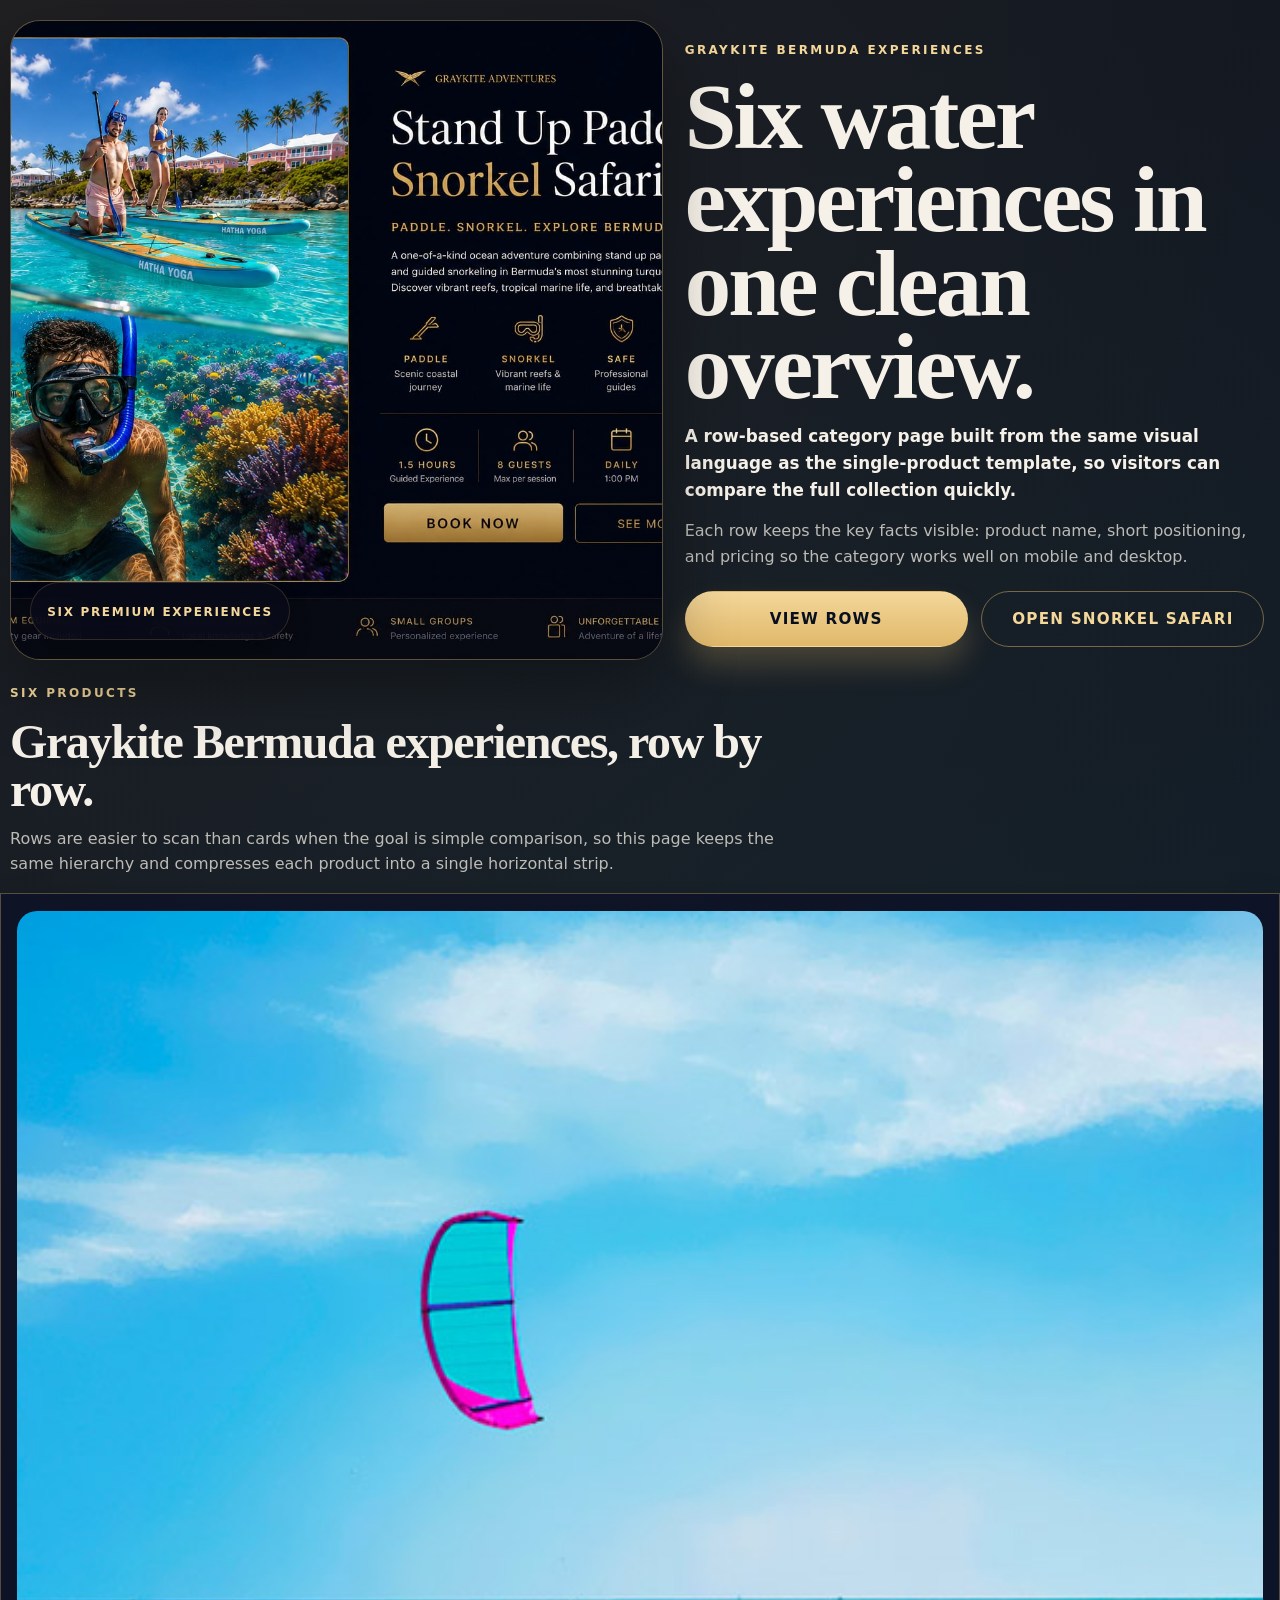
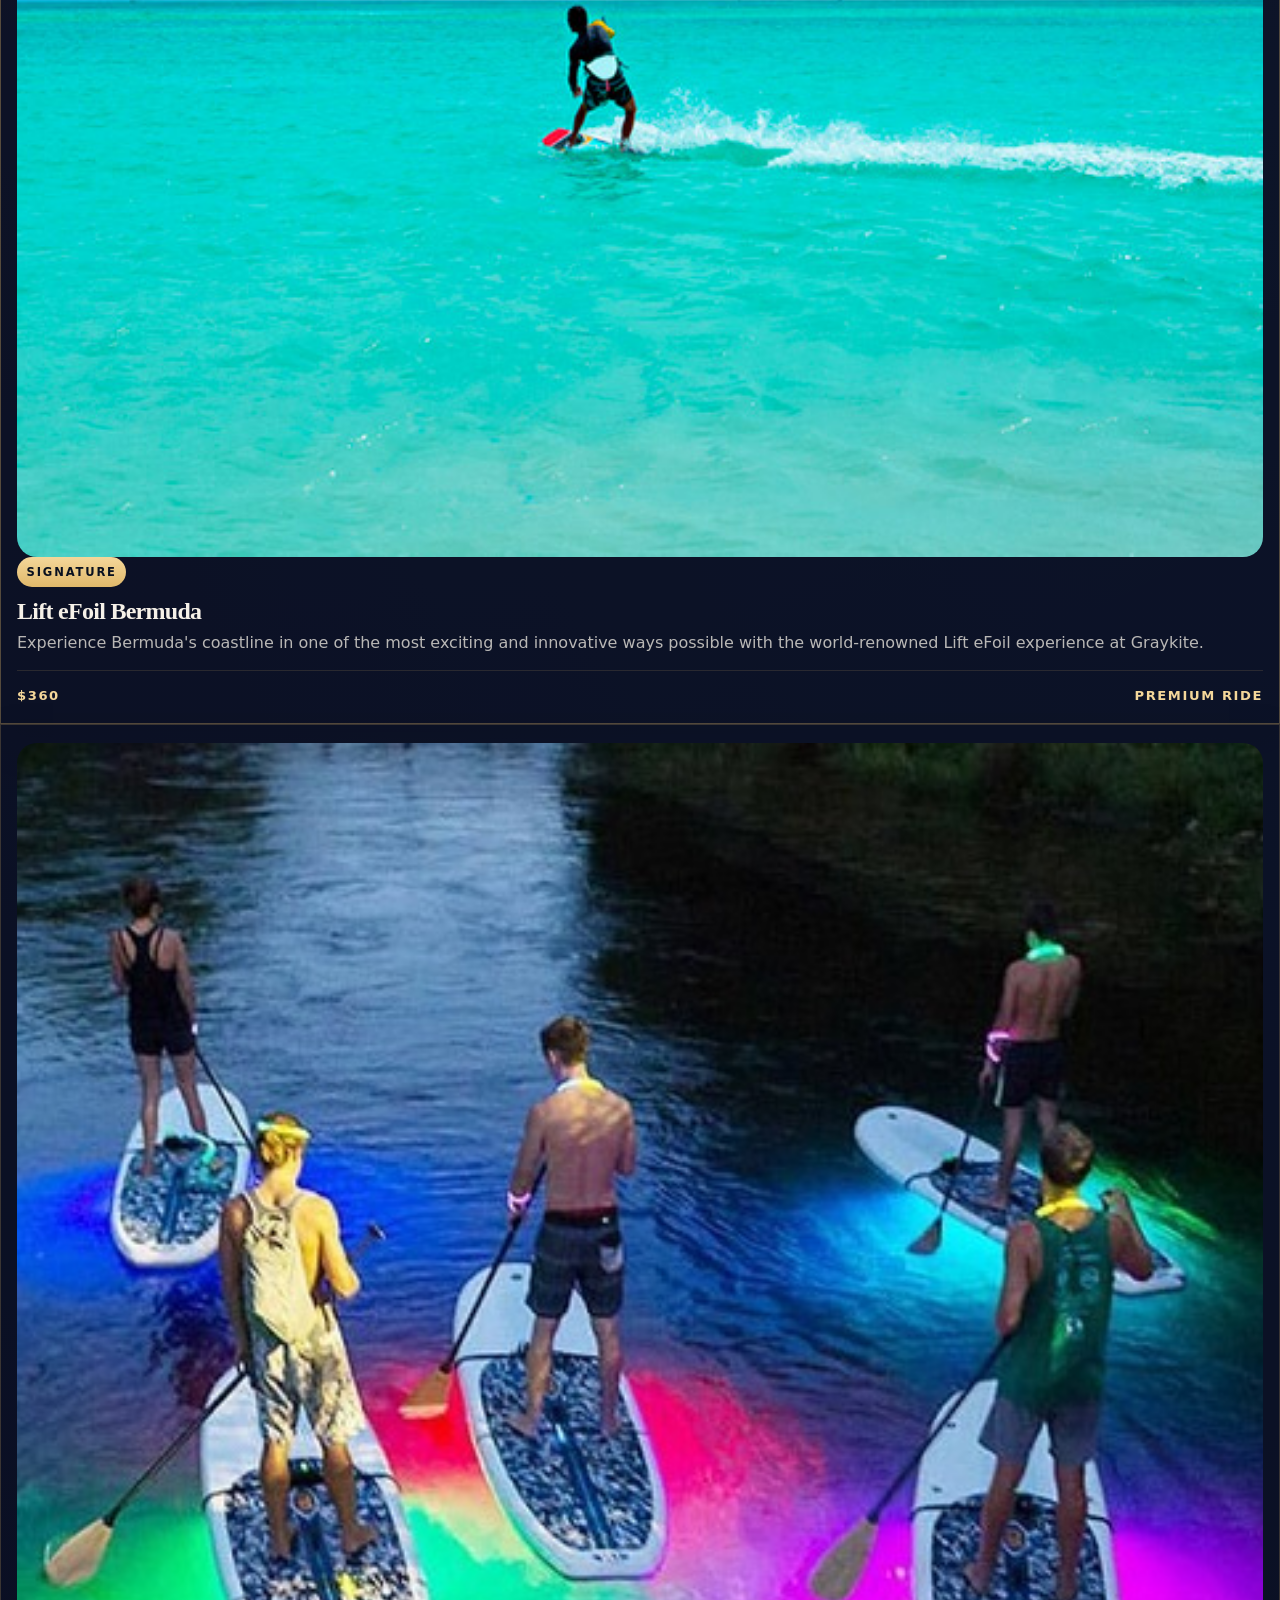
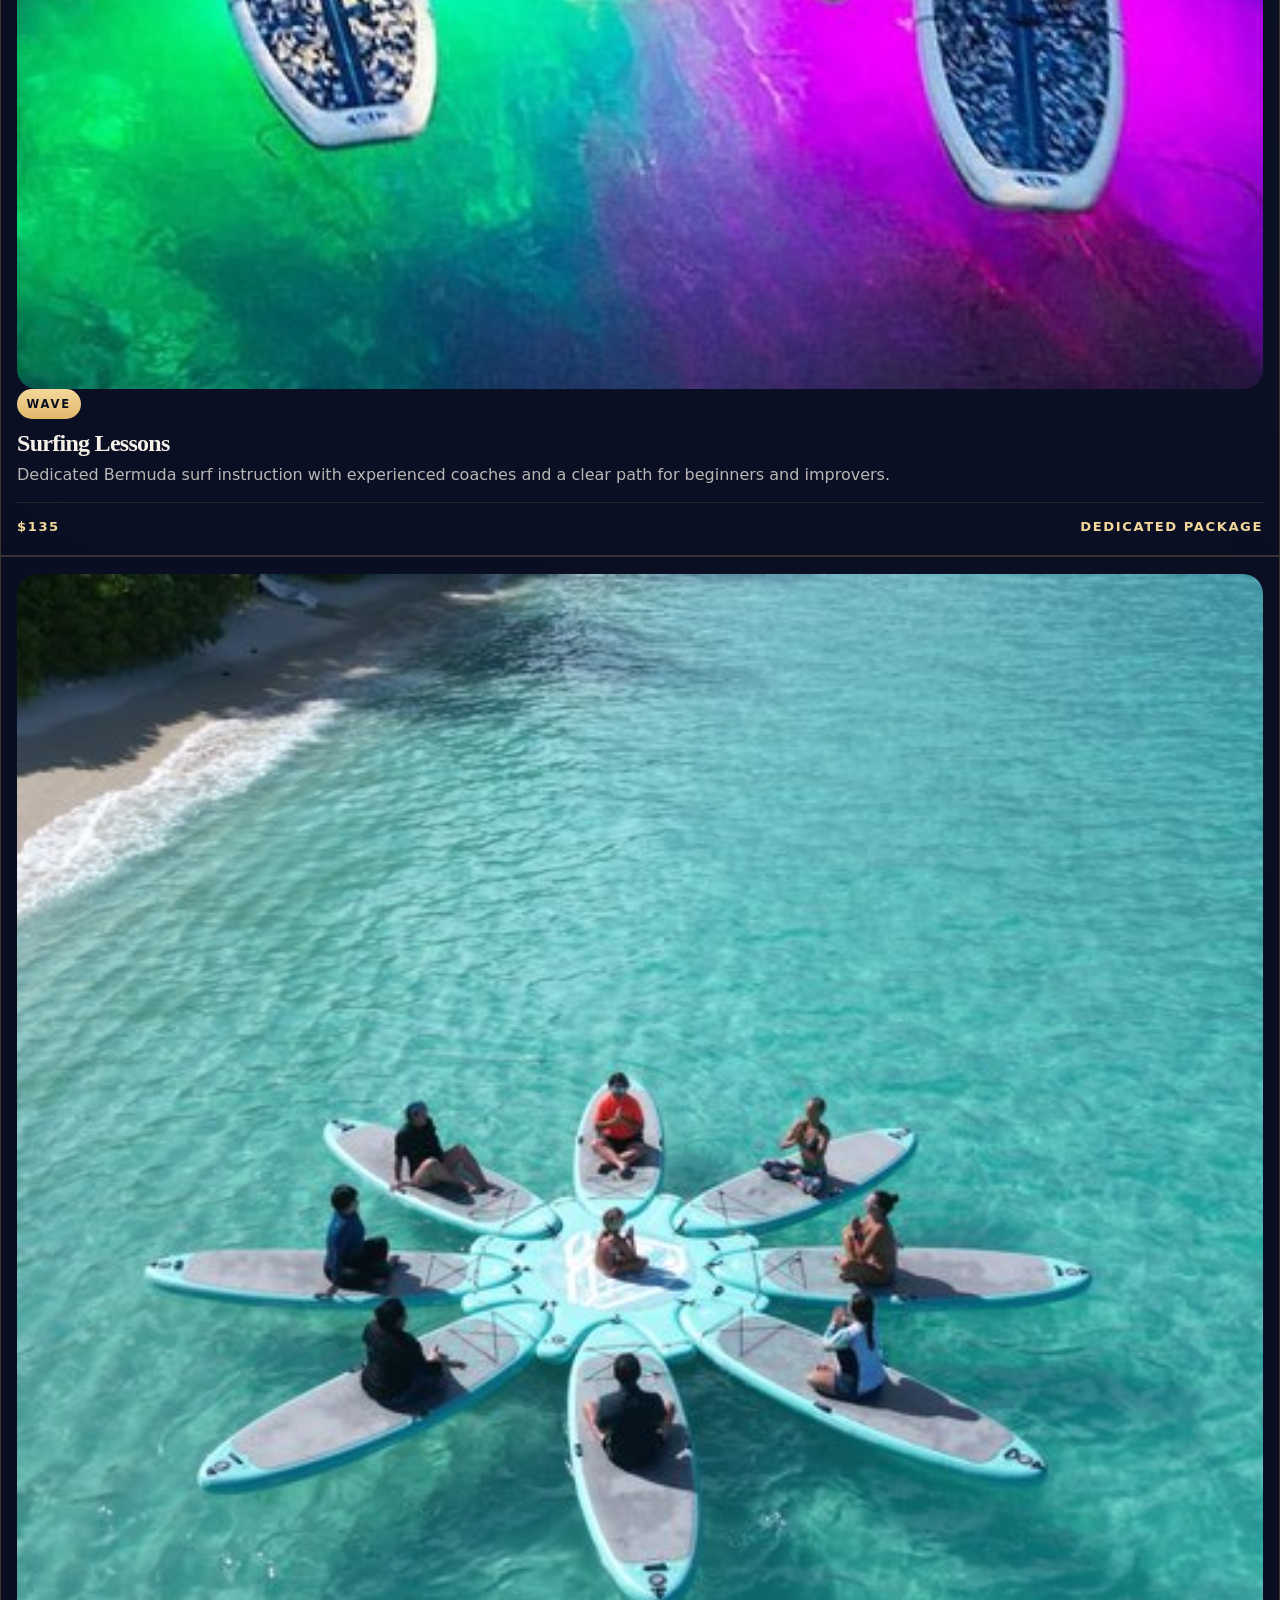
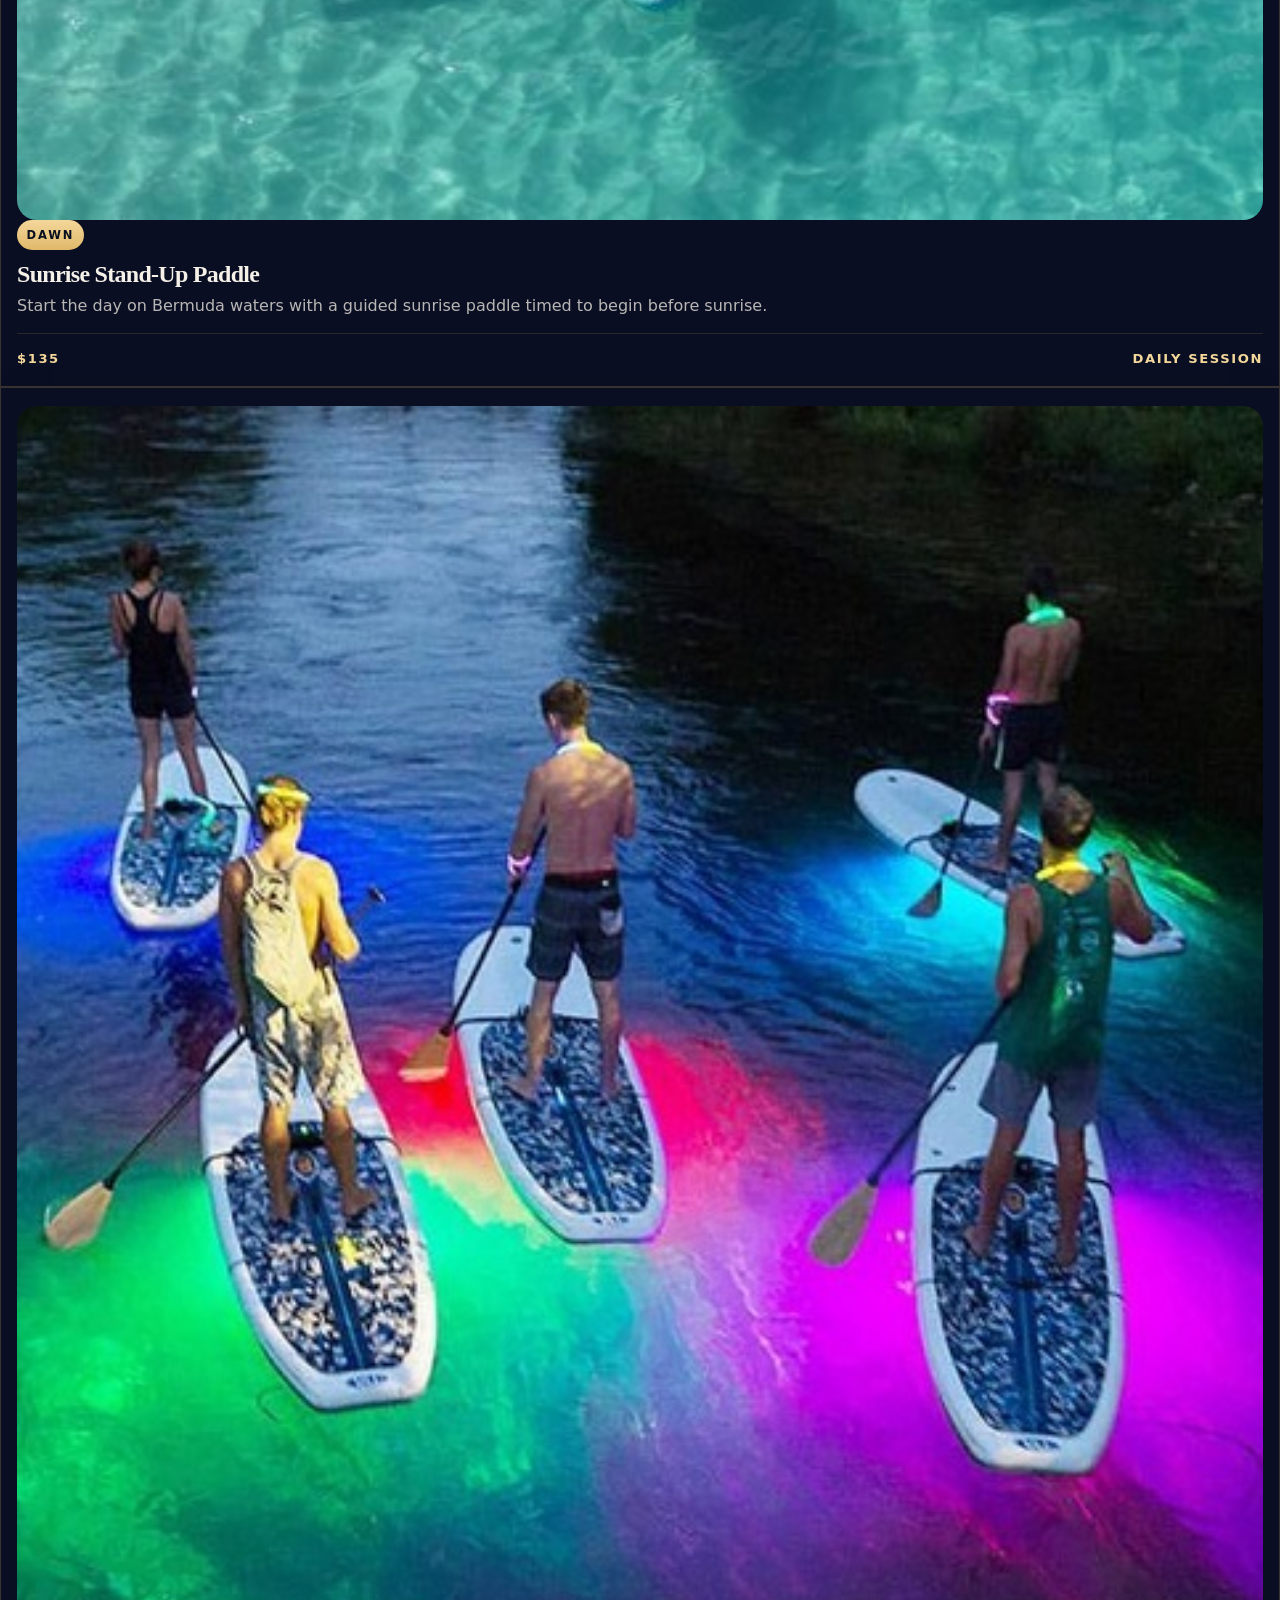
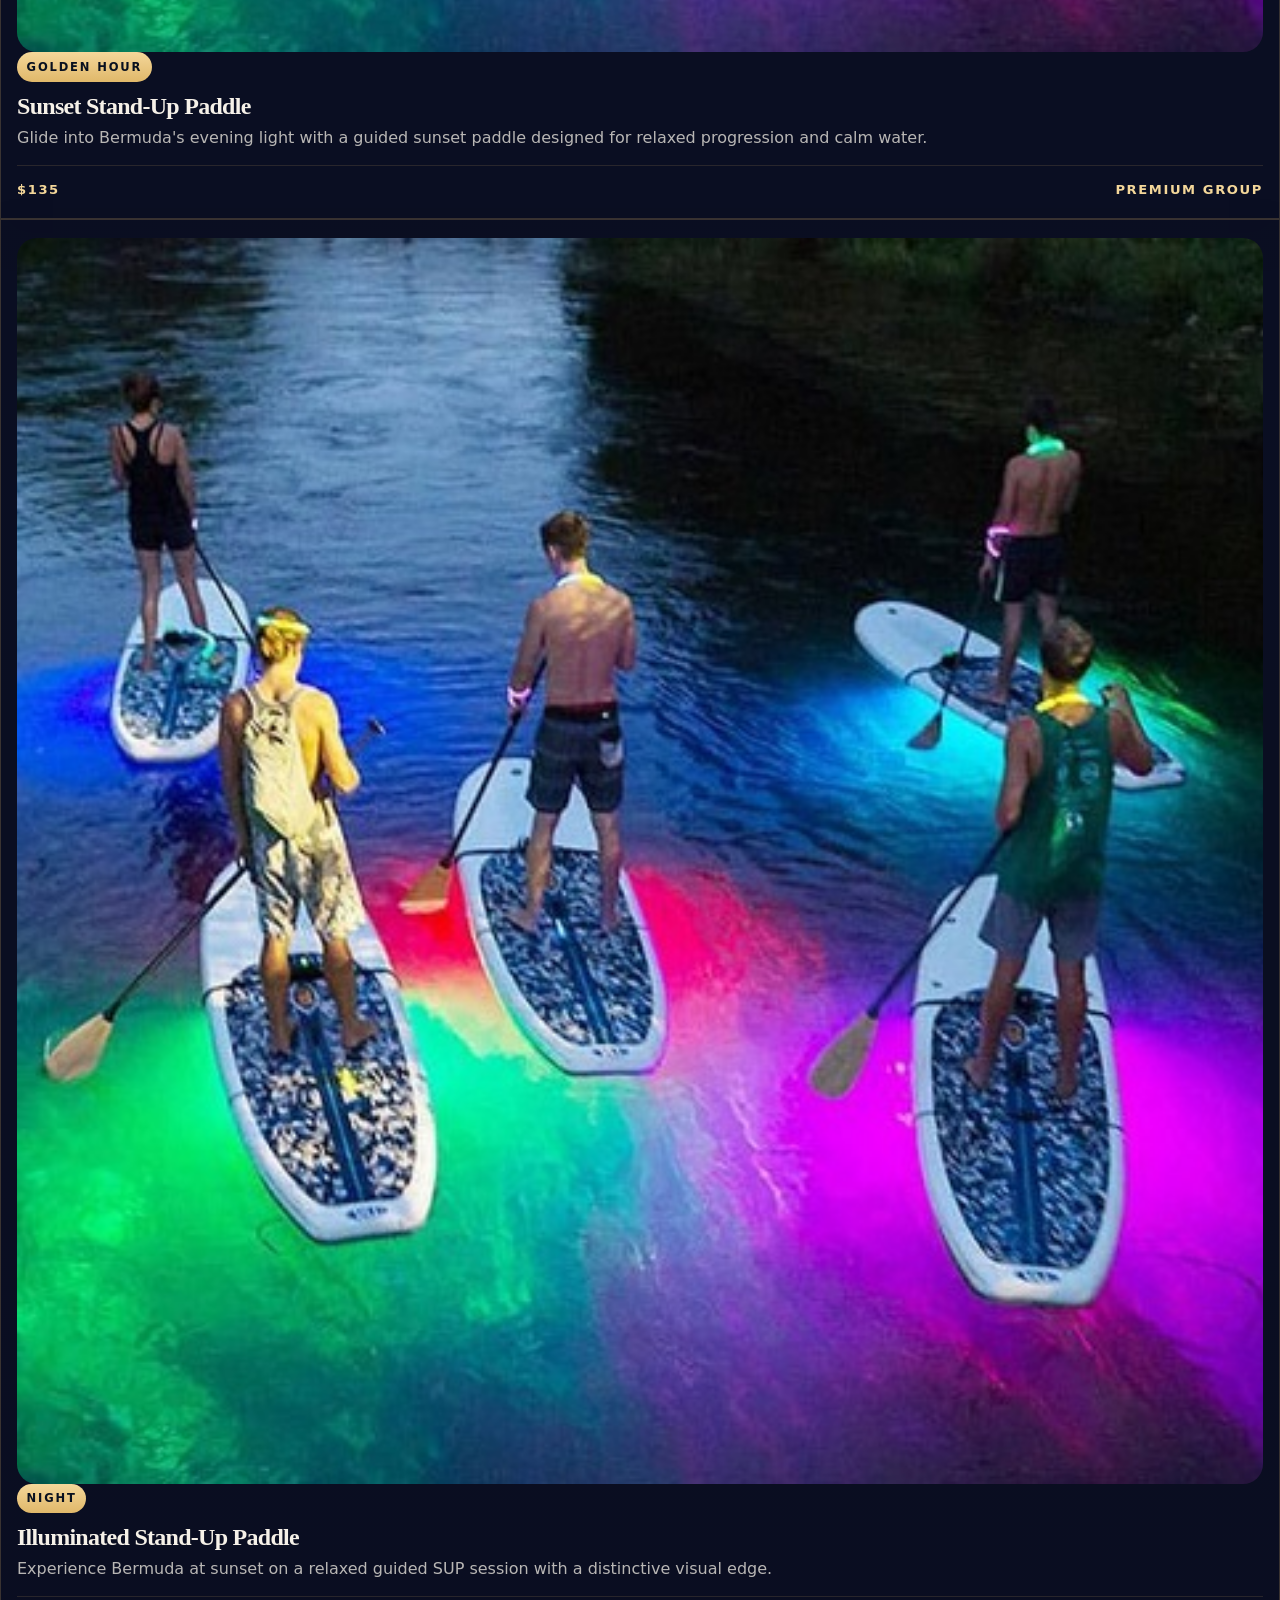
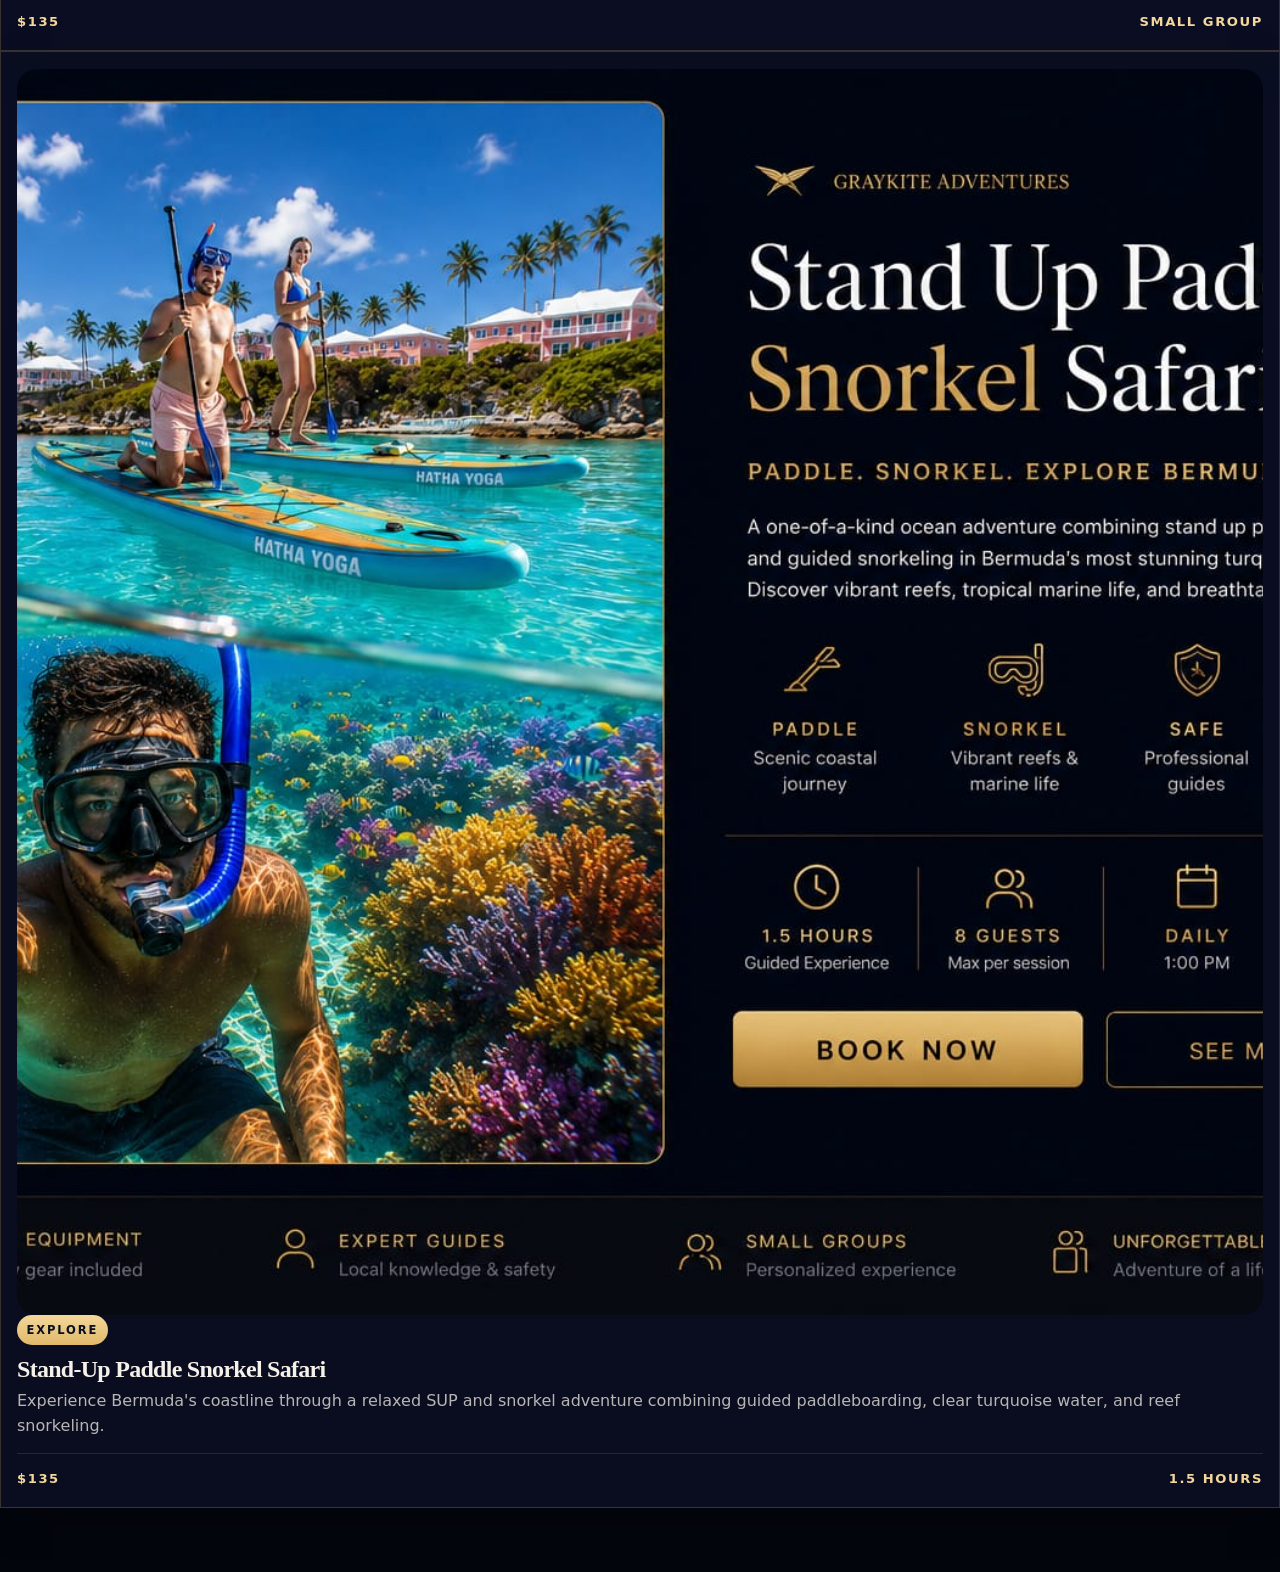
<file: index.html>
<!doctype html>
<html lang="en">

<head>
  <meta charset="utf-8">
  <meta name="viewport" content="width=device-width, initial-scale=1">
  <title>Graykite Bermuda Experiences | Premium Water Activities</title>
  <meta name="description" content="Explore the full Graykite Bermuda experiences collection in a clean row-based overview, including Lift eFoil, surfing, paddle sessions, and the snorkel safari.">
  <link rel="canonical" href="https://bermuda.graykite.surf/product-category/experiences/">
  <meta property="og:title" content="Graykite Bermuda Experiences | Premium Water Activities">
  <meta property="og:description" content="A row-based overview of Graykite Bermuda's premium water experiences.">
  <meta property="og:type" content="website">
  <meta property="og:image" content="./photos/template.jpg">
  <meta name="theme-color" content="#050816">
  <link rel="stylesheet" href="./styles.css">
  <script type="application/ld+json">
    {
      "@context": "https://schema.org",
      "@type": "ItemList",
      "name": "Graykite Bermuda Experiences",
      "itemListOrder": "https://schema.org/ItemListOrderAscending",
      "numberOfItems": 6,
      "itemListElement": [
        { "@type": "ListItem", "position": 1, "name": "Lift eFoil Bermuda" },
        { "@type": "ListItem", "position": 2, "name": "Surfing Lessons" },
        { "@type": "ListItem", "position": 3, "name": "Sunrise Stand-Up Paddle" },
        { "@type": "ListItem", "position": 4, "name": "Sunset Stand-Up Paddle" },
        { "@type": "ListItem", "position": 5, "name": "Illuminated Stand-Up Paddle" },
        { "@type": "ListItem", "position": 6, "name": "Stand-Up Paddle Snorkel Safari" }
      ]
    }
  </script>
</head>

<body>
  <main id="main">
    <section class="hero hero--overview">
      <div class="page-shell hero__grid">
        <div class="hero__visual" aria-hidden="true">
          <img src="./photos/template.jpg" alt="" loading="eager" decoding="async">
          <div class="hero__badge">
            <span class="hero__badge-label">Six premium experiences</span>
          </div>
        </div>

        <div class="hero__content">
          <p class="eyebrow">Graykite Bermuda Experiences</p>
          <h1>Six water experiences in one clean overview.</h1>
          <p class="hero__lede">
            A row-based category page built from the same visual language as the single-product template, so visitors can compare the full collection quickly.
          </p>
          <p class="hero__copy">
            Each row keeps the key facts visible: product name, short positioning, and pricing so the category works well on mobile and desktop.
          </p>
          <div class="actions">
            <a class="button button--primary" href="#experiences">View rows</a>
            <a class="button button--secondary" href="sup-snorkel.html">Open snorkel safari</a>
          </div>
        </div>
      </div>
    </section>

    <section class="section section--rows" id="experiences" aria-labelledby="rows-heading">
      <div class="page-shell">
        <div class="section-heading">
          <p class="eyebrow">Six products</p>
          <h2 id="rows-heading">Graykite Bermuda experiences, row by row.</h2>
          <p>Rows are easier to scan than cards when the goal is simple comparison, so this page keeps the same hierarchy and compresses each product into a single horizontal strip.</p>
        </div>

        <div class="row-list">
          <article class="experience-row experience-row--feature">
            <a class="experience-row__media" href="lift-efoil-bermuda.html" aria-label="Lift eFoil Bermuda">
              <img src="./photos/1000059914.jpg" alt="Rider on a Lift eFoil board above clear Bermuda water" loading="lazy" decoding="async">
            </a>
            <div class="experience-row__body">
              <div class="experience-row__top">
                <span class="experience-row__badge">Signature</span>
                <h3>Lift eFoil Bermuda</h3>
                <p>Experience Bermuda's coastline in one of the most exciting and innovative ways possible with the world-renowned Lift eFoil experience at Graykite.</p>
              </div>
              <div class="experience-row__meta">
                <span>$360</span>
                <span>Premium ride</span>
              </div>
            </div>
          </article>

          <article class="experience-row">
            <a class="experience-row__media" href="surfing-lessons.html" aria-label="Surfing Lessons">
              <img src="./photos/1000059887.jpg" alt="Bermuda water scene at sunset" loading="lazy" decoding="async">
            </a>
            <div class="experience-row__body">
              <div class="experience-row__top">
                <span class="experience-row__badge">Wave</span>
                <h3>Surfing Lessons</h3>
                <p>Dedicated Bermuda surf instruction with experienced coaches and a clear path for beginners and improvers.</p>
              </div>
              <div class="experience-row__meta">
                <span>$135</span>
                <span>Dedicated package</span>
              </div>
            </div>
          </article>

          <article class="experience-row">
            <a class="experience-row__media" href="sunrise-stand-up-paddle.html" aria-label="Sunrise Stand-Up Paddle">
              <img src="./photos/1000057119.jpg" alt="Quiet early-morning water suitable for paddleboarding" loading="lazy" decoding="async">
            </a>
            <div class="experience-row__body">
              <div class="experience-row__top">
                <span class="experience-row__badge">Dawn</span>
                <h3>Sunrise Stand-Up Paddle</h3>
                <p>Start the day on Bermuda waters with a guided sunrise paddle timed to begin before sunrise.</p>
              </div>
              <div class="experience-row__meta">
                <span>$135</span>
                <span>Daily session</span>
              </div>
            </div>
          </article>

          <article class="experience-row">
            <a class="experience-row__media" href="sunset-stand-up-paddle.html" aria-label="Sunset Stand-Up Paddle">
              <img src="./photos/paddle-yoga.jpg" alt="Calm Bermuda water at dusk" loading="lazy" decoding="async">
            </a>
            <div class="experience-row__body">
              <div class="experience-row__top">
                <span class="experience-row__badge">Golden hour</span>
                <h3>Sunset Stand-Up Paddle</h3>
                <p>Glide into Bermuda's evening light with a guided sunset paddle designed for relaxed progression and calm water.</p>
              </div>
              <div class="experience-row__meta">
                <span>$135</span>
                <span>Premium group</span>
              </div>
            </div>
          </article>

          <article class="experience-row">
            <a class="experience-row__media" href="illuminated-stand-up-paddle.html" aria-label="Illuminated Stand-Up Paddle">
              <img src="./photos/1000059887.jpg" alt="Paddleboards on vivid water at dusk" loading="lazy" decoding="async">
            </a>
            <div class="experience-row__body">
              <div class="experience-row__top">
                <span class="experience-row__badge">Night</span>
                <h3>Illuminated Stand-Up Paddle</h3>
                <p>Experience Bermuda at sunset on a relaxed guided SUP session with a distinctive visual edge.</p>
              </div>
              <div class="experience-row__meta">
                <span>$135</span>
                <span>Small group</span>
              </div>
            </div>
          </article>

          <article class="experience-row">
            <a class="experience-row__media" href="sup-snorkel.html" aria-label="Stand Up Paddle Snorkel Safari">
              <img src="./photos/template.jpg" alt="Stand Up Paddle Snorkel Safari promo image" loading="lazy" decoding="async">
            </a>
            <div class="experience-row__body">
              <div class="experience-row__top">
                <span class="experience-row__badge">Explore</span>
                <h3>Stand-Up Paddle Snorkel Safari</h3>
                <p>Experience Bermuda's coastline through a relaxed SUP and snorkel adventure combining guided paddleboarding, clear turquoise water, and reef snorkeling.</p>
              </div>
              <div class="experience-row__meta">
                <span>$135</span>
                <span>1.5 hours</span>
              </div>
            </div>
          </article>
        </div>
      </div>
    </section>
  </main>
</body>

</html>
</file>
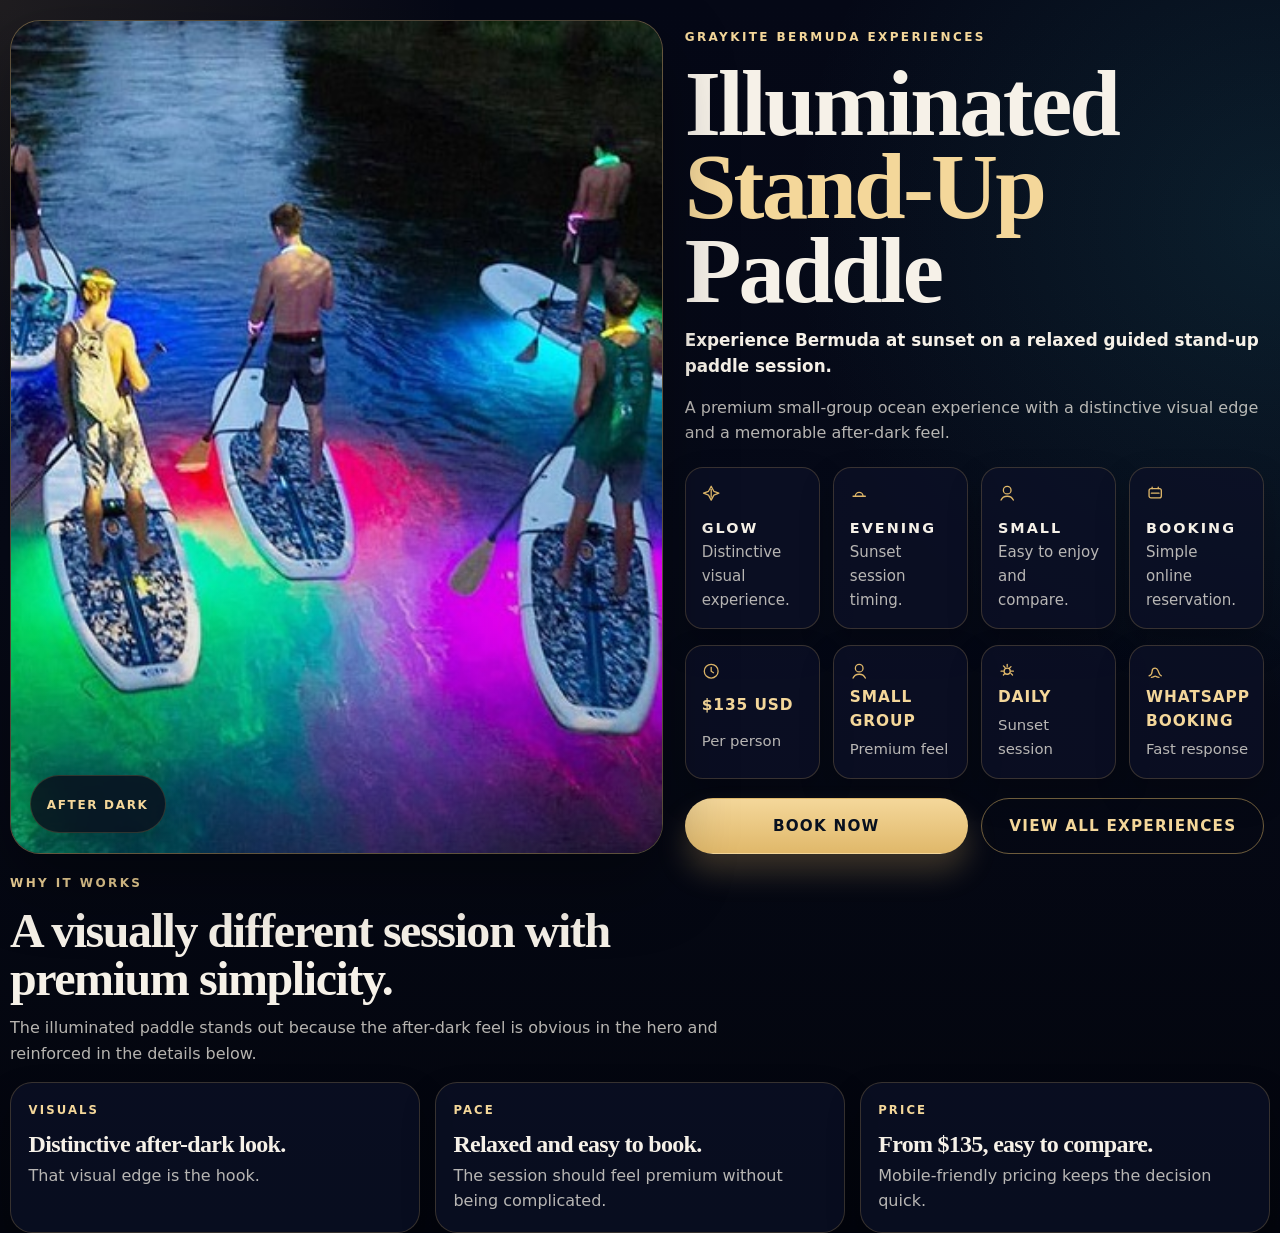
<file: illuminated-stand-up-paddle.html>
<!doctype html>
<html lang="en">

<head>
    <meta charset="utf-8">
    <meta name="viewport" content="width=device-width, initial-scale=1">
    <title>Illuminated Stand-Up Paddle | Graykite Bermuda</title>
    <meta name="description" content="A premium small-group illuminated paddle session with a distinctive visual edge.">
    <link rel="canonical" href="https://bermuda.graykite.surf/product/illuminated-stand-up-paddle/">
    <meta property="og:title" content="Illuminated Stand-Up Paddle | Graykite Bermuda">
    <meta property="og:description" content="A distinctive after-dark stand-up paddle experience in Bermuda.">
    <meta property="og:type" content="website">
    <meta property="og:image" content="./photos/1000059887.jpg">
    <meta name="theme-color" content="#050816">
    <link rel="stylesheet" href="./styles.css">
    <script
        type="application/ld+json">{"@context":"https://schema.org","@type":"Product","name":"Illuminated Stand-Up Paddle","description":"Experience Bermuda at sunset on a relaxed guided stand-up paddle session with a distinctive visual edge.","brand":{"@type":"Brand","name":"Graykite Bermuda"},"offers":{"@type":"Offer","priceCurrency":"USD","price":"135","availability":"https://schema.org/InStock","url":"https://bermuda.graykite.surf/product/illuminated-stand-up-paddle/"}}</script>
</head>

<body>
    <main id="main">
        <section class="hero">
            <div class="page-shell hero__grid">
                <div class="hero__visual" aria-hidden="true"><img src="./photos/1000059887.jpg" alt="" loading="eager" decoding="async">
                    <div class="hero__badge"><span class="hero__badge-label">After dark</span></div>
                </div>
                <div class="hero__content">
                    <p class="eyebrow">Graykite Bermuda Experiences</p>
                    <h1>Illuminated <span>Stand-Up</span> Paddle</h1>
                    <p class="hero__lede">Experience Bermuda at sunset on a relaxed guided stand-up paddle session.</p>
                    <p class="hero__copy">A premium small-group ocean experience with a distinctive visual edge and a memorable after-dark feel.</p>
                    <div class="feature-grid">
                        <article class="feature"><svg viewBox="0 0 24 24" class="feature__icon" aria-hidden="true">
                                <path d="M12 3 8.5 9.5 2 12l6.5 2.5L12 21l3.5-6.5L22 12l-6.5-2.5L12 3Z" fill="none" stroke="currentColor" stroke-width="1.7" stroke-linejoin="round" />
                                <path d="M12 7v10" fill="none" stroke="currentColor" stroke-width="1.7" stroke-linecap="round" />
                            </svg>
                            <h2>Glow</h2>
                            <p>Distinctive visual experience.</p>
                        </article>
                        <article class="feature"><svg viewBox="0 0 24 24" class="feature__icon" aria-hidden="true">
                                <path d="M4 16h16" fill="none" stroke="currentColor" stroke-width="1.7" stroke-linecap="round" />
                                <path d="M7 16a5 5 0 0 1 10 0" fill="none" stroke="currentColor" stroke-width="1.7" />
                            </svg>
                            <h2>Evening</h2>
                            <p>Sunset session timing.</p>
                        </article>
                        <article class="feature"><svg viewBox="0 0 24 24" class="feature__icon" aria-hidden="true">
                                <path d="M17 8a5 5 0 1 1-10 0 5 5 0 0 1 10 0Z" fill="none" stroke="currentColor" stroke-width="1.7" />
                                <path d="M4 21c1.5-3.6 5-5 8-5s6.5 1.4 8 5" fill="none" stroke="currentColor" stroke-width="1.7" stroke-linecap="round" />
                            </svg>
                            <h2>Small</h2>
                            <p>Easy to enjoy and compare.</p>
                        </article>
                        <article class="feature"><svg viewBox="0 0 24 24" class="feature__icon" aria-hidden="true">
                                <rect x="4" y="6" width="16" height="12" rx="2.5" fill="none" stroke="currentColor" stroke-width="1.7" />
                                <path d="M8 6v-2m8 2v-2M7 12h10" fill="none" stroke="currentColor" stroke-width="1.7" stroke-linecap="round" />
                            </svg>
                            <h2>Booking</h2>
                            <p>Simple online reservation.</p>
                        </article>
                    </div>
                    <div class="stats-row">
                        <div class="stat"><svg viewBox="0 0 24 24" class="stat__icon" aria-hidden="true">
                                <circle cx="12" cy="12" r="9" fill="none" stroke="currentColor" stroke-width="1.7" />
                                <path d="M12 7v5l3 2" fill="none" stroke="currentColor" stroke-width="1.7" stroke-linecap="round" />
                            </svg><span class="stat__value">$135 USD</span><span class="stat__label">Per person</span></div>
                        <div class="stat"><svg viewBox="0 0 24 24" class="stat__icon" aria-hidden="true">
                                <path d="M17 8a5 5 0 1 1-10 0 5 5 0 0 1 10 0Z" fill="none" stroke="currentColor" stroke-width="1.7" />
                                <path d="M4 21c1.5-3.6 5-5 8-5s6.5 1.4 8 5" fill="none" stroke="currentColor" stroke-width="1.7" stroke-linecap="round" />
                            </svg><span class="stat__value">Small group</span><span class="stat__label">Premium feel</span></div>
                        <div class="stat"><svg viewBox="0 0 24 24" class="stat__icon" aria-hidden="true">
                                <path d="M12 3v3m8 6h-3M7 12H4m12.95-5.95-2.12 2.12M9.17 14.83l-2.12 2.12m0-11.88 2.12 2.12m7.66 7.66 2.12 2.12" fill="none" stroke="currentColor" stroke-width="1.7" stroke-linecap="round" />
                                <circle cx="12" cy="12" r="4" fill="none" stroke="currentColor" stroke-width="1.7" />
                            </svg><span class="stat__value">Daily</span><span class="stat__label">Sunset session</span></div>
                        <div class="stat"><svg viewBox="0 0 24 24" class="stat__icon" aria-hidden="true">
                                <path d="M4 18c3-1 4-4 4-6s1-4 4-4 3 2 4 4 1 5 4 6" fill="none" stroke="currentColor" stroke-width="1.7" stroke-linecap="round" />
                                <path d="M7 20c2.8 0 3.6-1.5 5-1.5S14.2 20 17 20" fill="none" stroke="currentColor" stroke-width="1.7" stroke-linecap="round" />
                            </svg><span class="stat__value">WhatsApp booking</span><span class="stat__label">Fast response</span></div>
                    </div>
                    <div class="actions"><a class="button button--primary" href="https://wa.me/14419017055" target="_blank" rel="noreferrer">Book now</a><a class="button button--secondary" href="experiences.html">View all experiences</a></div>
                </div>
            </div>
        </section>
        <section class="section section--summary" aria-labelledby="summary-heading">
            <div class="page-shell">
                <div class="section-heading">
                    <p class="eyebrow">Why it works</p>
                    <h2 id="summary-heading">A visually different session with premium simplicity.</h2>
                    <p>The illuminated paddle stands out because the after-dark feel is obvious in the hero and reinforced in the details below.</p>
                </div>
                <div class="summary-grid">
                    <article class="summary-card">
                        <p class="summary-card__eyebrow">Visuals</p>
                        <h3>Distinctive after-dark look.</h3>
                        <p>That visual edge is the hook.</p>
                    </article>
                    <article class="summary-card">
                        <p class="summary-card__eyebrow">Pace</p>
                        <h3>Relaxed and easy to book.</h3>
                        <p>The session should feel premium without being complicated.</p>
                    </article>
                    <article class="summary-card">
                        <p class="summary-card__eyebrow">Price</p>
                        <h3>From $135, easy to compare.</h3>
                        <p>Mobile-friendly pricing keeps the decision quick.</p>
                    </article>
                </div>
            </div>
        </section>
    </main>
</body>

</html>
</file>
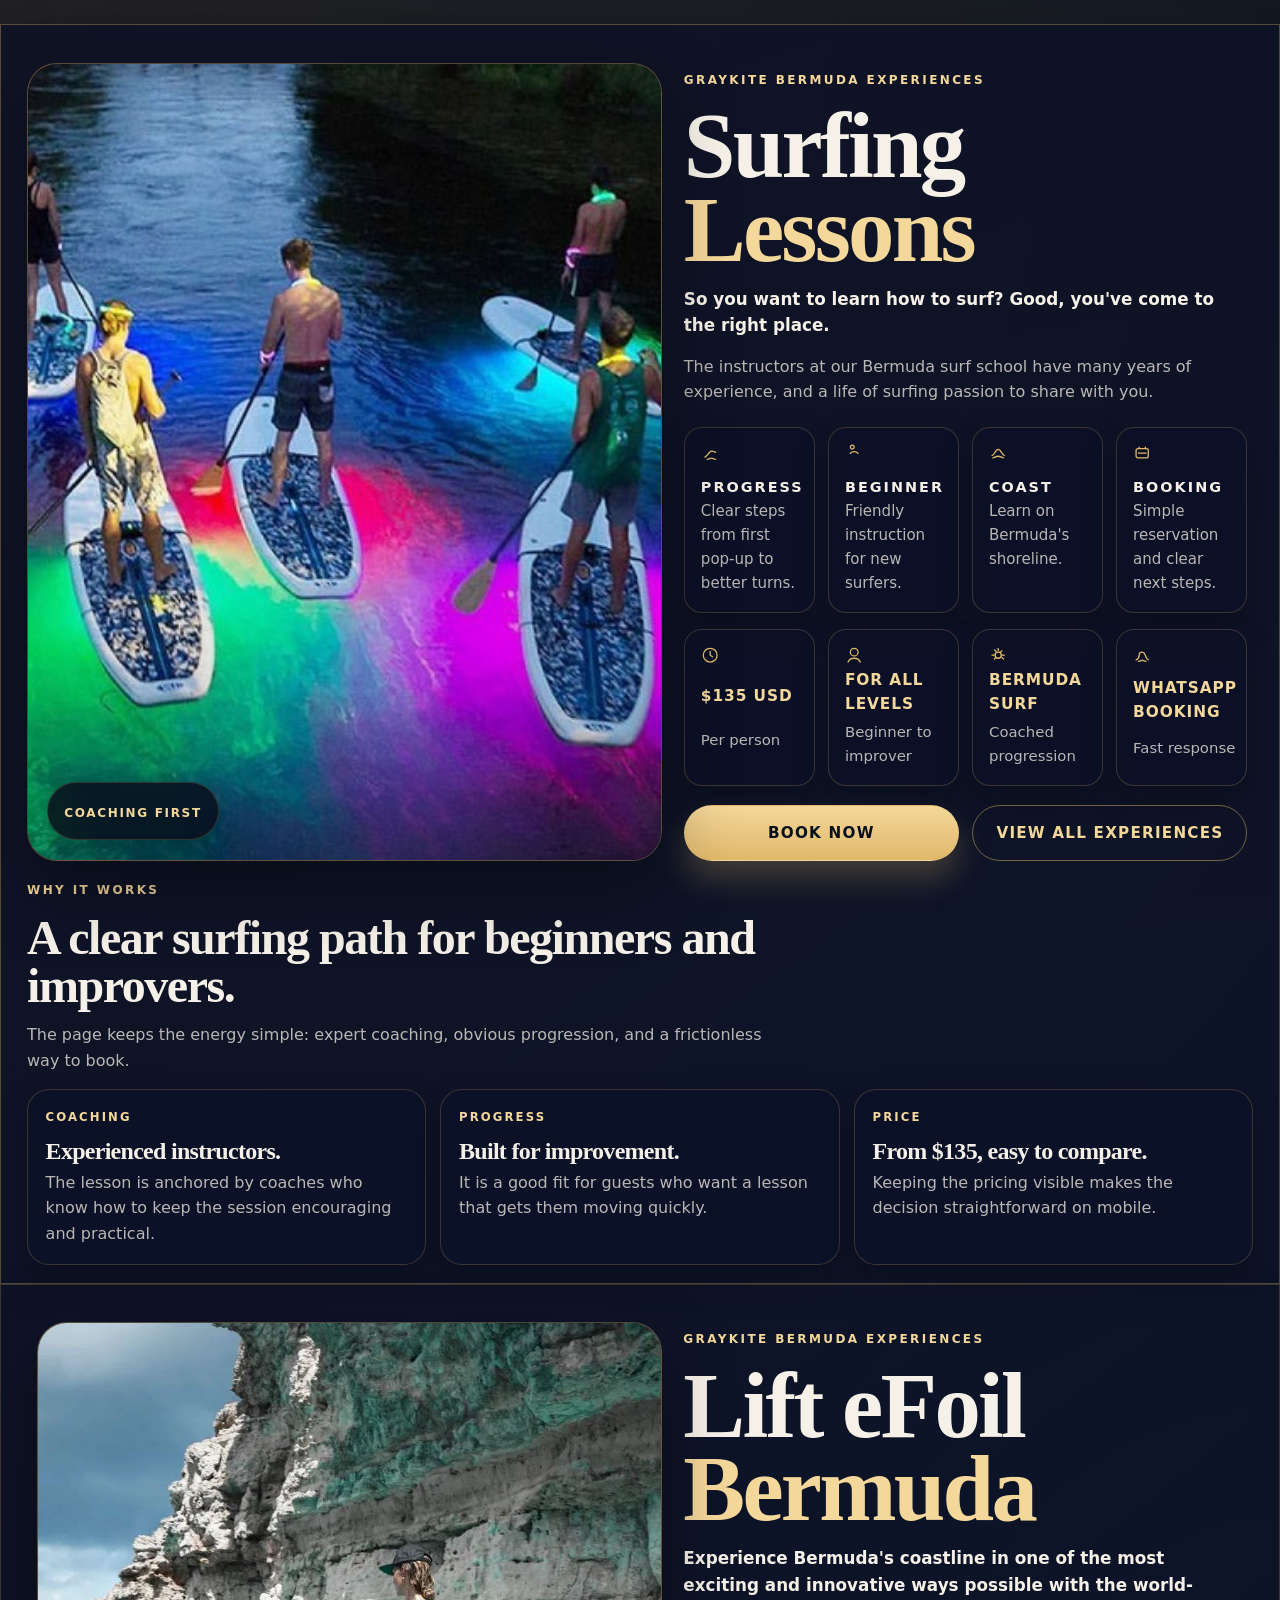
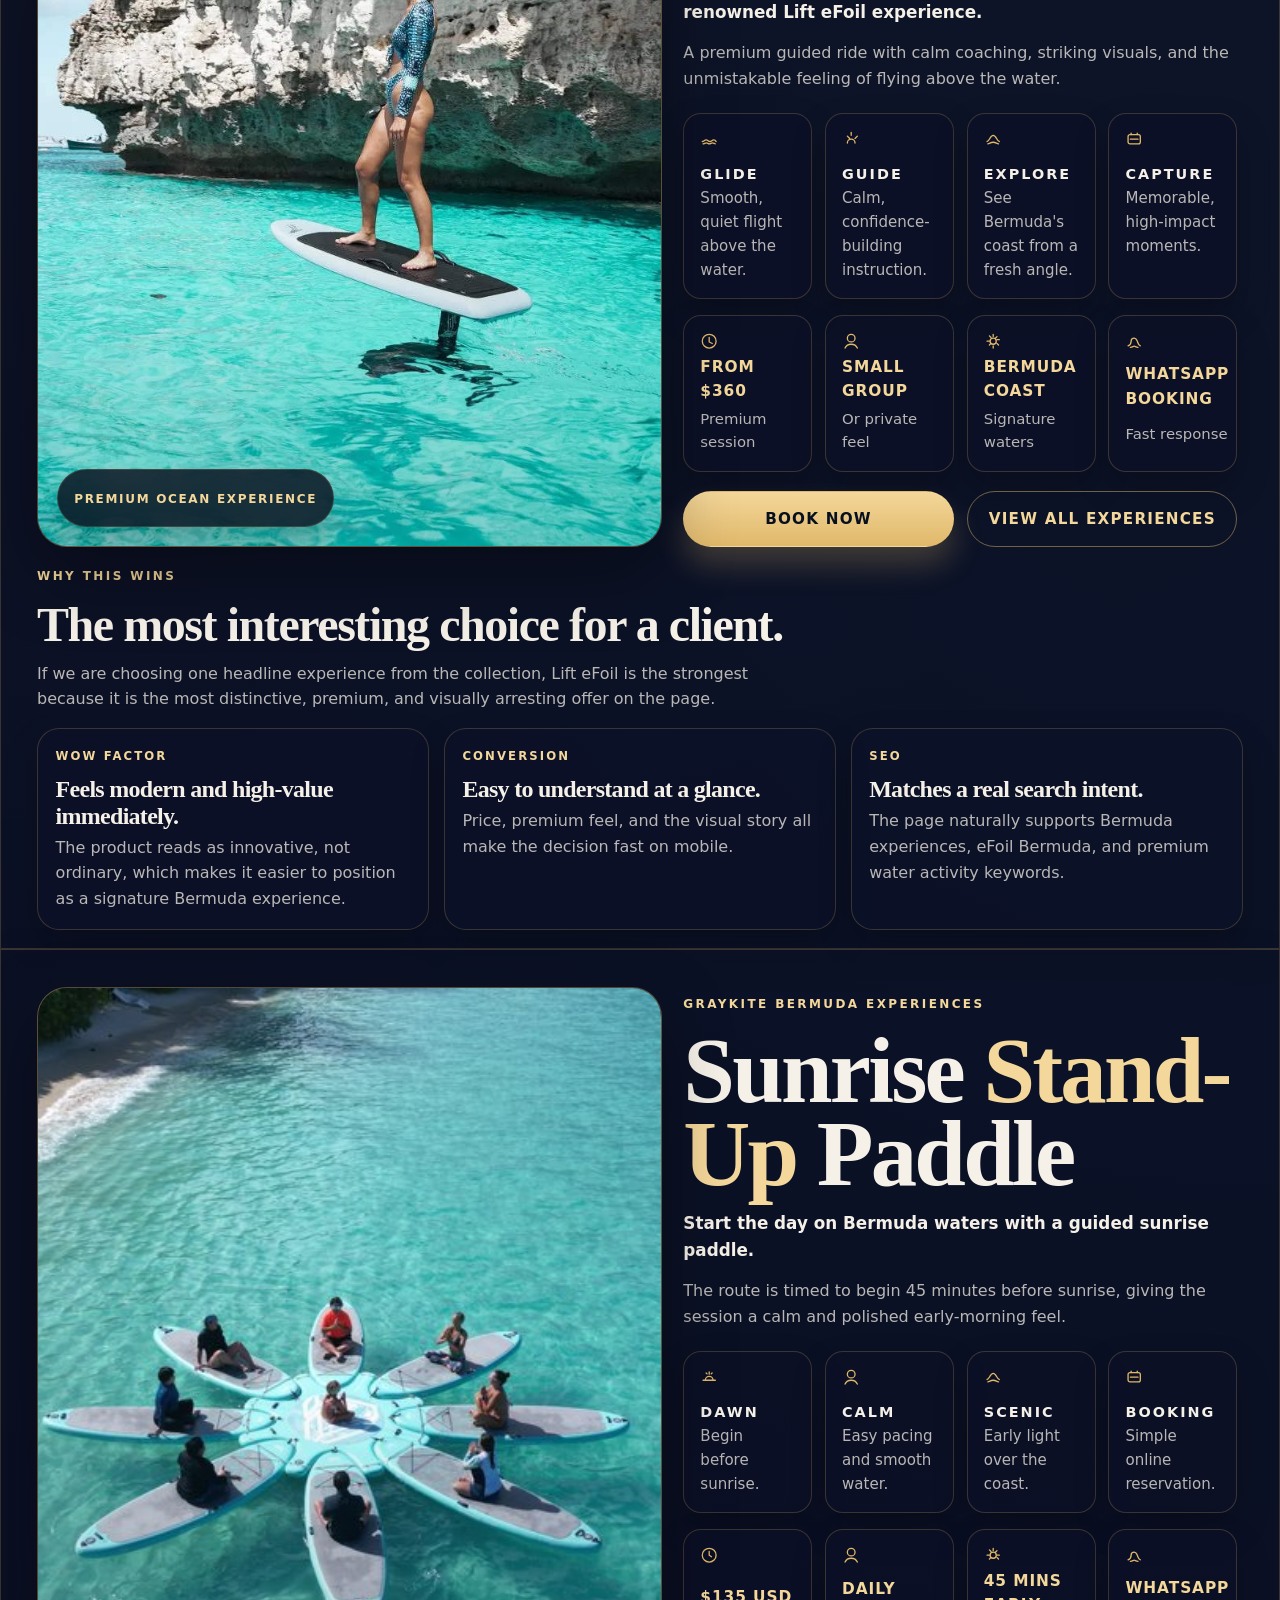
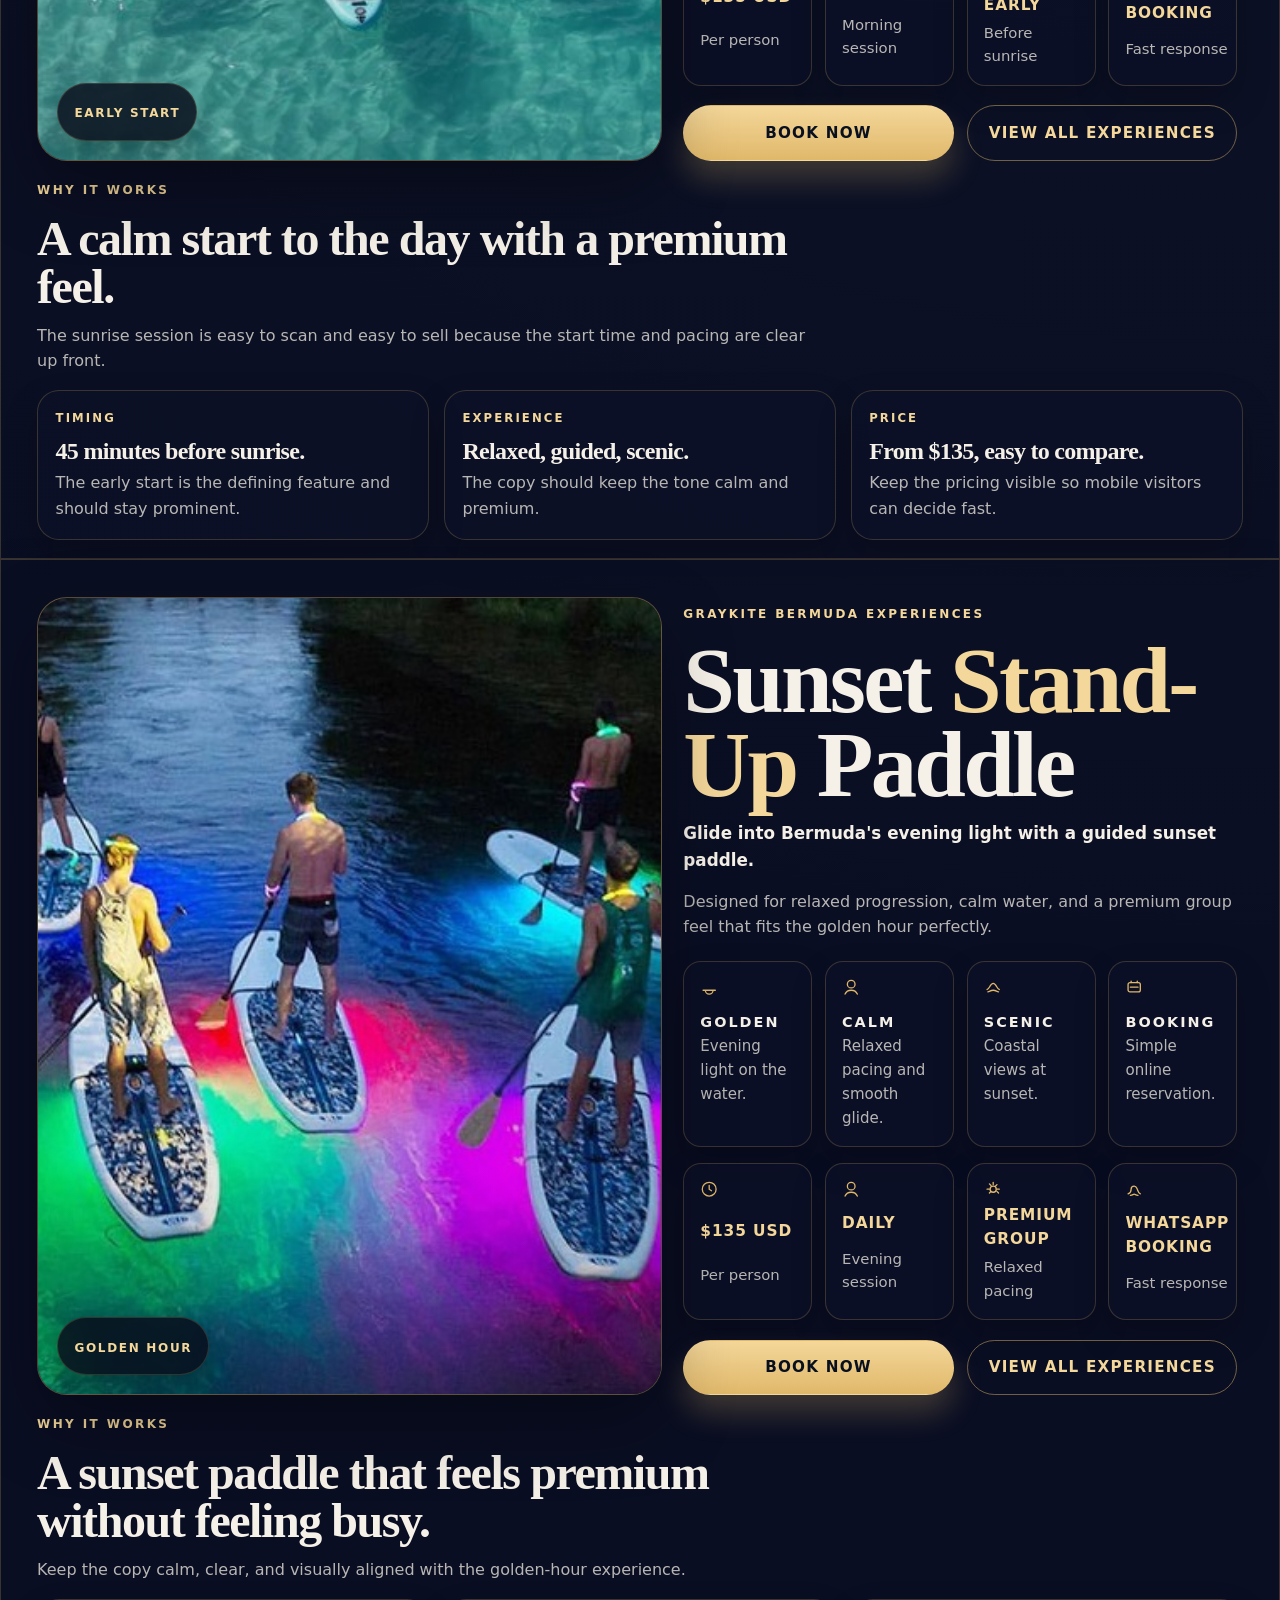
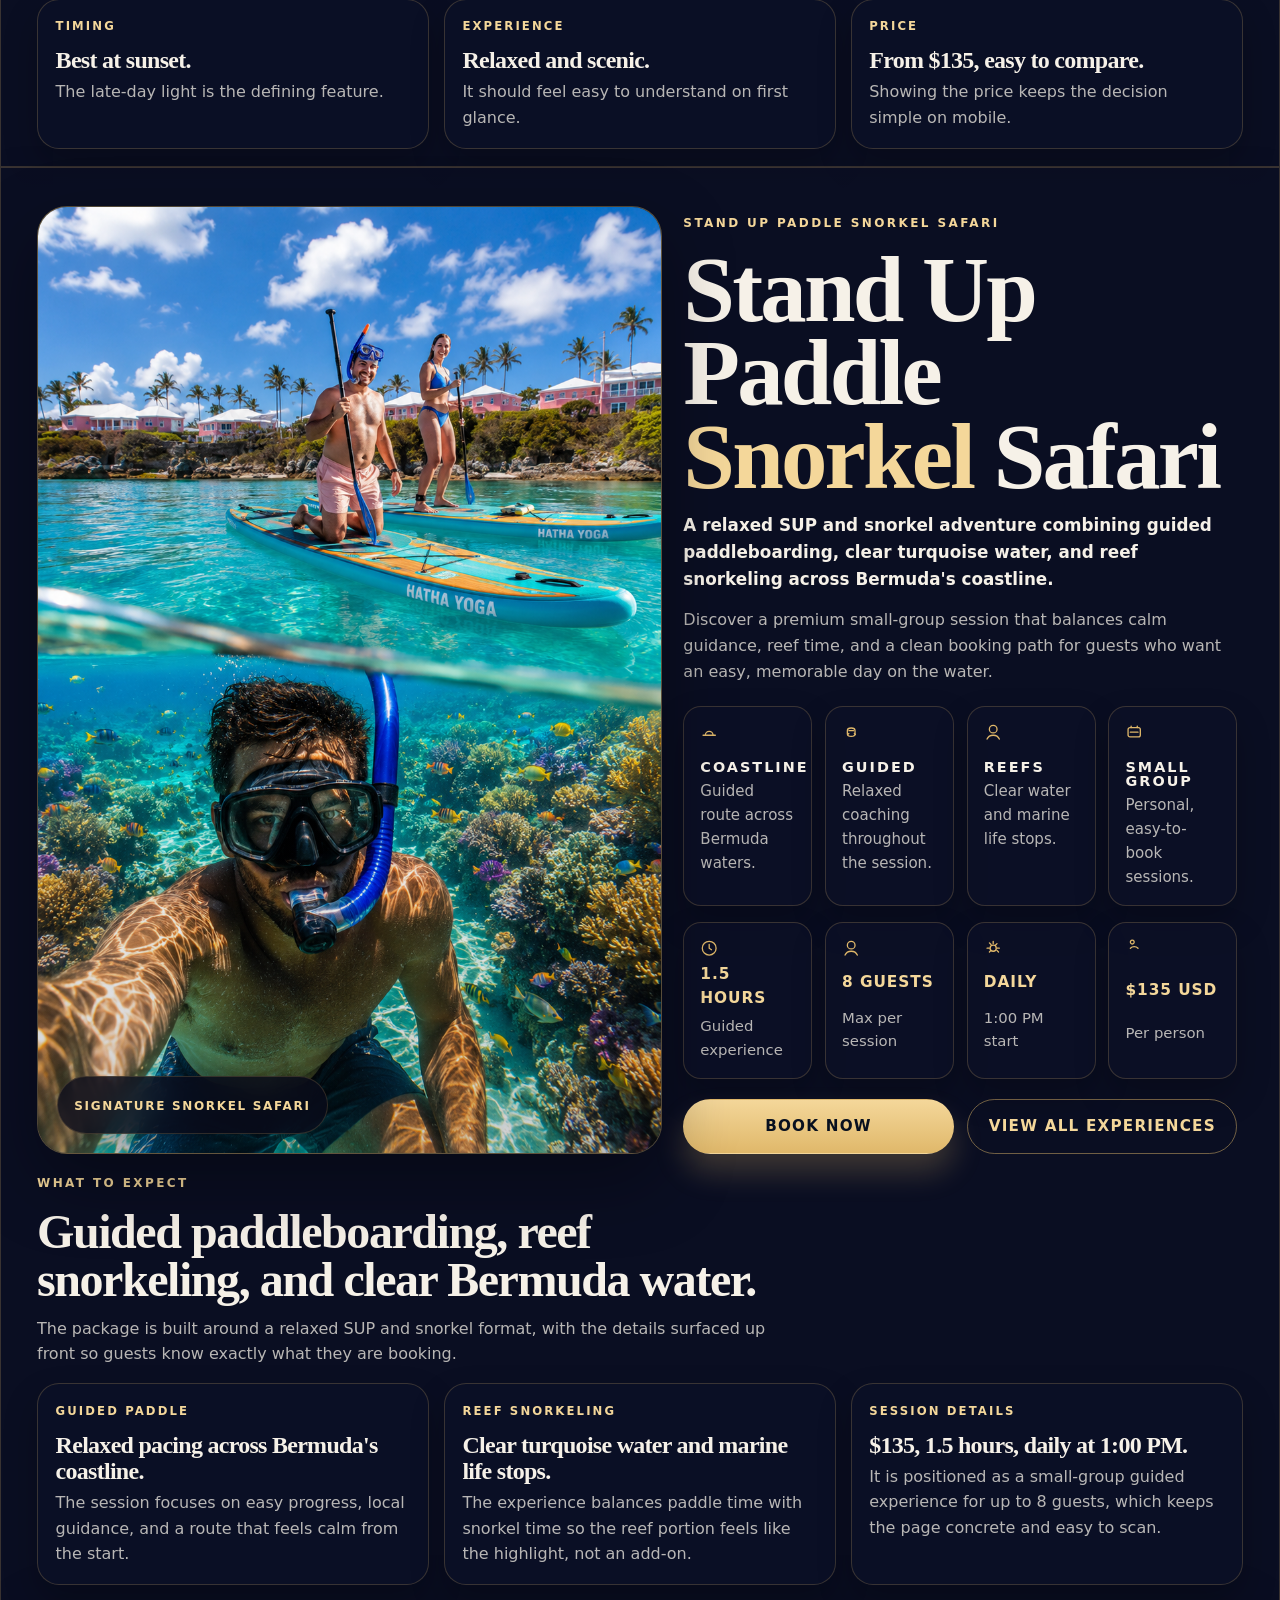
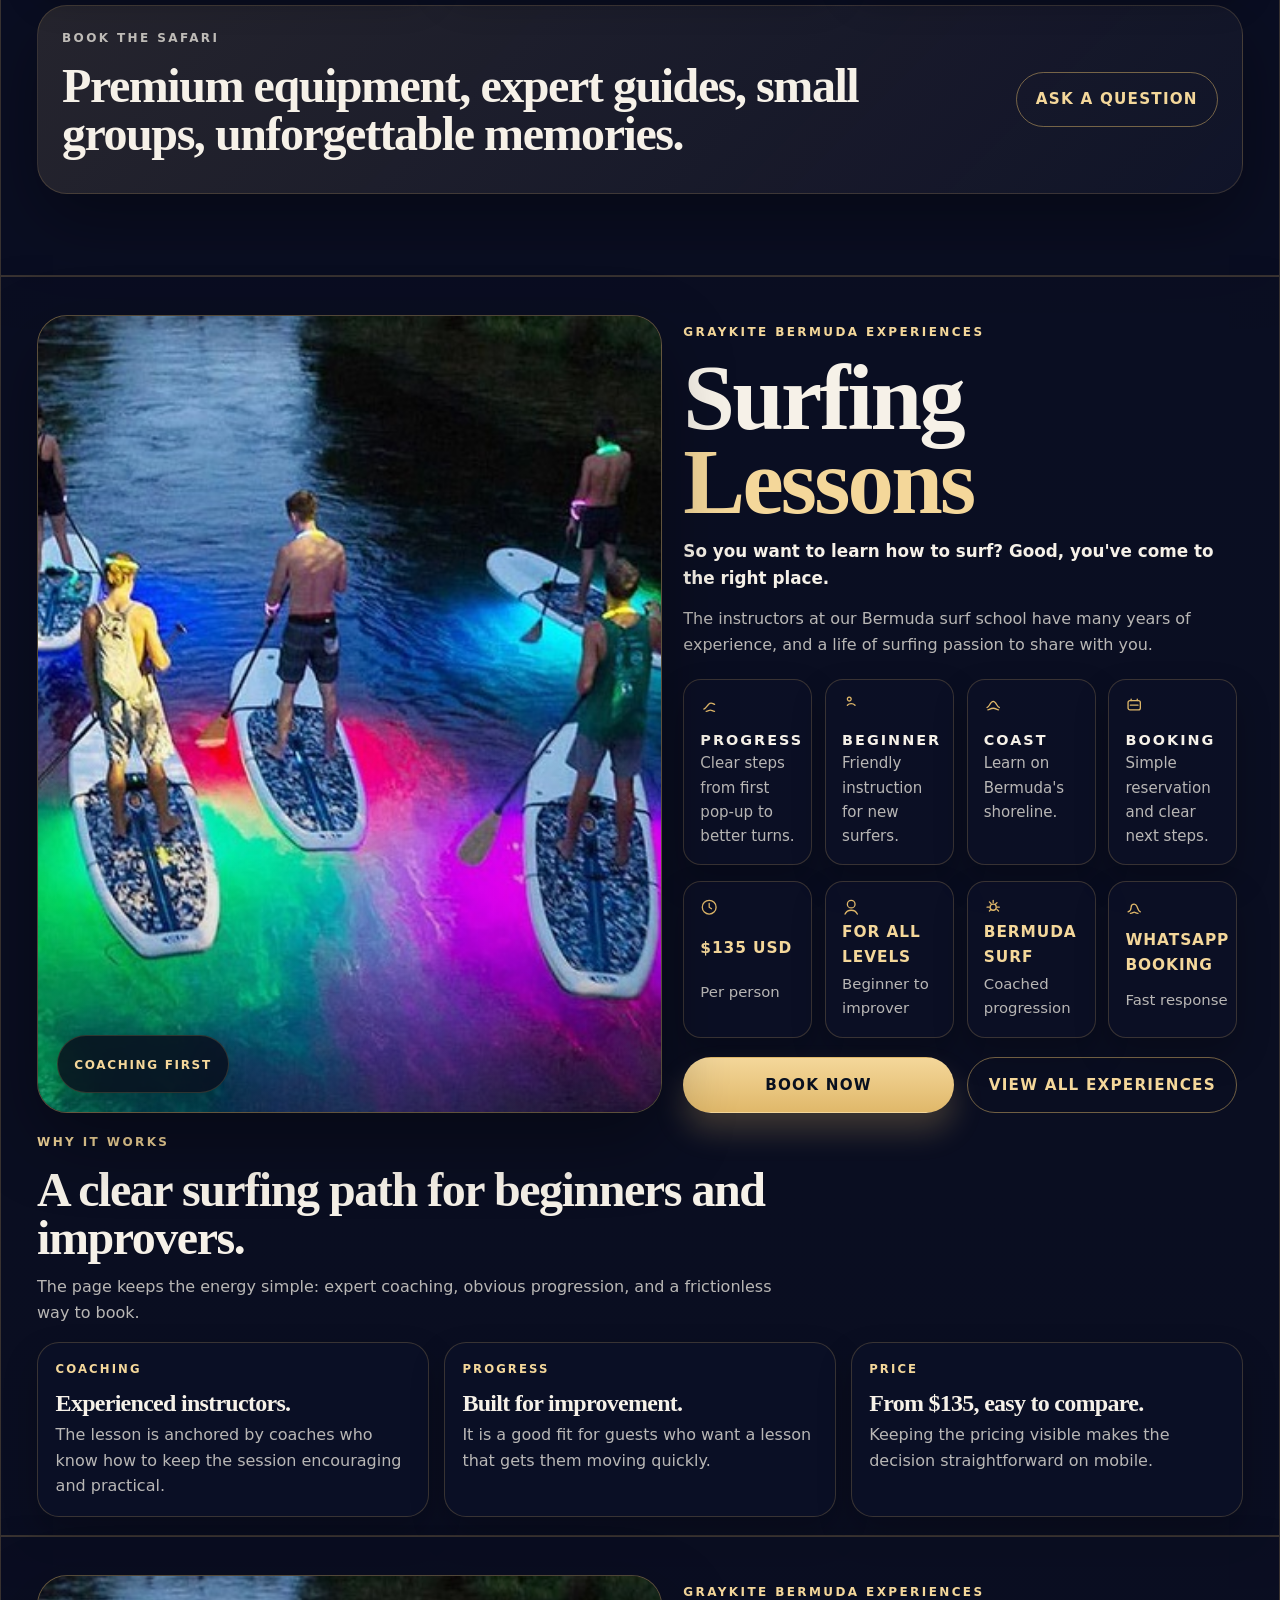
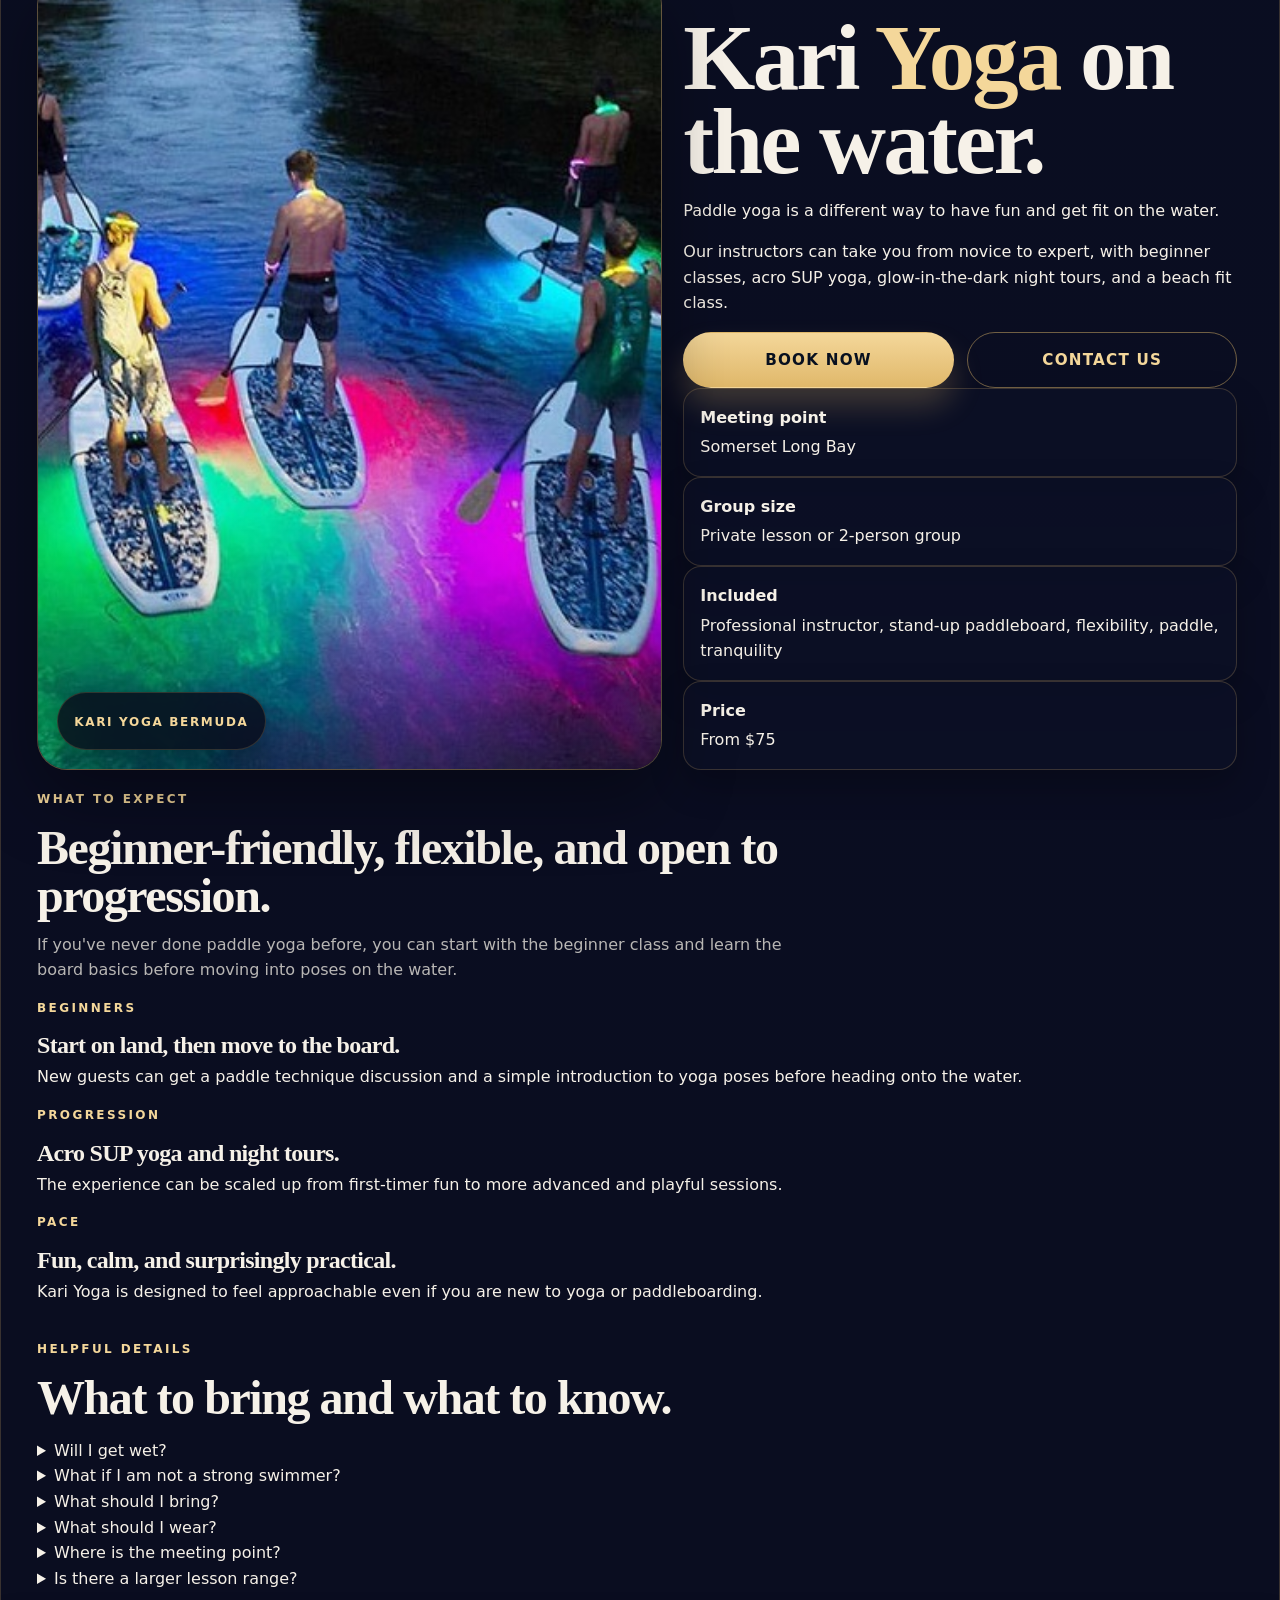
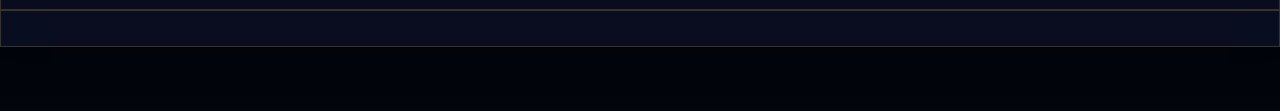
<file: index2.html>
<!doctype html>
<html lang="en">

<head>
  <meta charset="utf-8">
  <meta name="viewport" content="width=device-width, initial-scale=1">
  <title>Graykite Bermuda Experiences | Six Rows</title>
  <meta name="description" content="A six-row overview of Graykite Bermuda's premium water experiences, combining Lift eFoil, surfing, paddle sessions, and the snorkel safari.">
  <link rel="canonical" href="https://bermuda.graykite.surf/product-category/experiences/">
  <meta property="og:title" content="Graykite Bermuda Experiences | Six Rows">
  <meta property="og:description" content="A six-row overview of Graykite Bermuda's premium water experiences.">
  <meta property="og:type" content="website">
  <meta property="og:image" content="/photos/template.jpg">
  <meta name="theme-color" content="#050816">
  <link rel="stylesheet" href="/styles.css">
  <script type="application/ld+json">
    {
      "@context": "https://schema.org",
      "@type": "ItemList",
      "name": "Graykite Bermuda Experiences",
      "itemListOrder": "https://schema.org/ItemListOrderAscending",
      "numberOfItems": 6,
      "itemListElement": [
        { "@type": "ListItem", "position": 1, "name": "Lift eFoil Bermuda" },
        { "@type": "ListItem", "position": 2, "name": "Surfing Lessons" },
        { "@type": "ListItem", "position": 3, "name": "Sunrise Stand-Up Paddle" },
        { "@type": "ListItem", "position": 4, "name": "Sunset Stand-Up Paddle" },
        { "@type": "ListItem", "position": 5, "name": "Illuminated Stand-Up Paddle" },
        { "@type": "ListItem", "position": 6, "name": "Stand-Up Paddle Snorkel Safari" }
      ]
    }
  </script>
</head>

<body>
  <main id="main">


    <section class="section section--rows" id="experiences" aria-labelledby="rows-heading">


      <div class="row-list">
        <article class="experience-row experience-row--feature">
          <main id="main">
            <section class="hero">
              <div class="page-shell hero__grid">
                <div class="hero__visual" aria-hidden="true"><img src="/photos/1000059887.jpg" alt="" loading="eager" decoding="async">
                  <div class="hero__badge"><span class="hero__badge-label">Coaching first</span></div>
                </div>
                <div class="hero__content">
                  <p class="eyebrow">Graykite Bermuda Experiences</p>
                  <h1>Surfing <span>Lessons</span></h1>
                  <p class="hero__lede">So you want to learn how to surf? Good, you've come to the right place.</p>
                  <p class="hero__copy">The instructors at our Bermuda surf school have many years of experience, and a life of surfing passion to share with you.</p>
                  <div class="feature-grid">
                    <article class="feature"><svg viewBox="0 0 24 24" class="feature__icon" aria-hidden="true">
                        <path d="M5 17c3-1 4-4 6-6s4-2 6-1l2 1" fill="none" stroke="currentColor" stroke-width="1.7" stroke-linecap="round" />
                        <path d="M8 20c2.5 0 3.5-1.5 5.5-1.5S16.5 20 19 20" fill="none" stroke="currentColor" stroke-width="1.7" stroke-linecap="round" />
                      </svg>
                      <h2>Progress</h2>
                      <p>Clear steps from first pop-up to better turns.</p>
                    </article>
                    <article class="feature"><svg viewBox="0 0 24 24" class="feature__icon" aria-hidden="true">
                        <path d="M12 4a2.5 2.5 0 1 0 0 .01" fill="none" stroke="currentColor" stroke-width="1.7" />
                        <path d="M7 12c1.5-1.5 3-2 5-2s3.5.5 5 2" fill="none" stroke="currentColor" stroke-width="1.7" stroke-linecap="round" />
                      </svg>
                      <h2>Beginner</h2>
                      <p>Friendly instruction for new surfers.</p>
                    </article>
                    <article class="feature"><svg viewBox="0 0 24 24" class="feature__icon" aria-hidden="true">
                        <path d="M4 15c3 0 4-8 8-8s5 8 8 8" fill="none" stroke="currentColor" stroke-width="1.7" stroke-linecap="round" />
                        <path d="M5 18c2.5 0 3.2-2 7-2s4.5 2 7 2" fill="none" stroke="currentColor" stroke-width="1.7" stroke-linecap="round" />
                      </svg>
                      <h2>Coast</h2>
                      <p>Learn on Bermuda's shoreline.</p>
                    </article>
                    <article class="feature"><svg viewBox="0 0 24 24" class="feature__icon" aria-hidden="true">
                        <rect x="4" y="6" width="16" height="12" rx="2.5" fill="none" stroke="currentColor" stroke-width="1.7" />
                        <path d="M8 6v-2m8 2v-2M7 12h10" fill="none" stroke="currentColor" stroke-width="1.7" stroke-linecap="round" />
                      </svg>
                      <h2>Booking</h2>
                      <p>Simple reservation and clear next steps.</p>
                    </article>
                  </div>
                  <div class="stats-row">
                    <div class="stat"><svg viewBox="0 0 24 24" class="stat__icon" aria-hidden="true">
                        <circle cx="12" cy="12" r="9" fill="none" stroke="currentColor" stroke-width="1.7" />
                        <path d="M12 7v5l3 2" fill="none" stroke="currentColor" stroke-width="1.7" stroke-linecap="round" />
                      </svg><span class="stat__value">$135 USD</span><span class="stat__label">Per person</span></div>
                    <div class="stat"><svg viewBox="0 0 24 24" class="stat__icon" aria-hidden="true">
                        <path d="M17 8a5 5 0 1 1-10 0 5 5 0 0 1 10 0Z" fill="none" stroke="currentColor" stroke-width="1.7" />
                        <path d="M4 21c1.5-3.6 5-5 8-5s6.5 1.4 8 5" fill="none" stroke="currentColor" stroke-width="1.7" stroke-linecap="round" />
                      </svg><span class="stat__value">For all levels</span><span class="stat__label">Beginner to improver</span></div>
                    <div class="stat"><svg viewBox="0 0 24 24" class="stat__icon" aria-hidden="true">
                        <path d="M12 3v3m8 6h-3M7 12H4m12.95-5.95-2.12 2.12M9.17 14.83l-2.12 2.12m0-11.88 2.12 2.12m7.66 7.66 2.12 2.12" fill="none" stroke="currentColor" stroke-width="1.7" stroke-linecap="round" />
                        <circle cx="12" cy="12" r="4" fill="none" stroke="currentColor" stroke-width="1.7" />
                      </svg><span class="stat__value">Bermuda surf</span><span class="stat__label">Coached progression</span></div>
                    <div class="stat"><svg viewBox="0 0 24 24" class="stat__icon" aria-hidden="true">
                        <path d="M4 18c3-1 4-4 4-6s1-4 4-4 3 2 4 4 1 5 4 6" fill="none" stroke="currentColor" stroke-width="1.7" stroke-linecap="round" />
                        <path d="M7 20c2.8 0 3.6-1.5 5-1.5S14.2 20 17 20" fill="none" stroke="currentColor" stroke-width="1.7" stroke-linecap="round" />
                      </svg><span class="stat__value">WhatsApp booking</span><span class="stat__label">Fast response</span></div>
                  </div>
                  <div class="actions"><a class="button button--primary" href="https://wa.me/14419017055" target="_blank" rel="noreferrer">Book now</a><a class="button button--secondary" href="experiences.html">View all experiences</a></div>
                </div>
              </div>
            </section>
            <section class="section section--summary" aria-labelledby="summary-heading">
              <div class="page-shell">
                <div class="section-heading">
                  <p class="eyebrow">Why it works</p>
                  <h2 id="summary-heading">A clear surfing path for beginners and improvers.</h2>
                  <p>The page keeps the energy simple: expert coaching, obvious progression, and a frictionless way to book.</p>
                </div>
                <div class="summary-grid">
                  <article class="summary-card">
                    <p class="summary-card__eyebrow">Coaching</p>
                    <h3>Experienced instructors.</h3>
                    <p>The lesson is anchored by coaches who know how to keep the session encouraging and practical.</p>
                  </article>
                  <article class="summary-card">
                    <p class="summary-card__eyebrow">Progress</p>
                    <h3>Built for improvement.</h3>
                    <p>It is a good fit for guests who want a lesson that gets them moving quickly.</p>
                  </article>
                  <article class="summary-card">
                    <p class="summary-card__eyebrow">Price</p>
                    <h3>From $135, easy to compare.</h3>
                    <p>Keeping the pricing visible makes the decision straightforward on mobile.</p>
                  </article>
                </div>
              </div>
            </section>
          </main>
        </article>

        <article class="experience-row">
          <div class="page-shell">
            <main id="main">
              <section class="hero">
                <div class="page-shell hero__grid">
                  <div class="hero__visual" aria-hidden="true">
                    <img src="/photos/10-secrets-for-beginners-in-foil-surfing-and-electric-foiling-efoil-in-ibiza-9-820x1024.jpeg" alt="" loading="eager" decoding="async">
                    <div class="hero__badge"><span class="hero__badge-label">Premium ocean experience</span></div>
                  </div>
                  <div class="hero__content">
                    <p class="eyebrow">Graykite Bermuda Experiences</p>
                    <h1>Lift eFoil <span>Bermuda</span></h1>
                    <p class="hero__lede">Experience Bermuda's coastline in one of the most exciting and innovative ways possible with the world-renowned Lift eFoil experience.</p>
                    <p class="hero__copy">A premium guided ride with calm coaching, striking visuals, and the unmistakable feeling of flying above the water.</p>
                    <div class="feature-grid">
                      <article class="feature"><svg viewBox="0 0 24 24" class="feature__icon" aria-hidden="true">
                          <path d="M3 15c2.5 0 2.5-2 5-2s2.5 2 5 2 2.5-2 5-2 2.5 2 3 2" fill="none" stroke="currentColor" stroke-width="1.7" stroke-linecap="round" />
                          <path d="M4 18c1.8 0 2.4-1.2 4.1-1.2 1.8 0 2.4 1.2 4.1 1.2s2.4-1.2 4.1-1.2c1.8 0 2.4 1.2 3.7 1.2" fill="none" stroke="currentColor" stroke-width="1.7" stroke-linecap="round" />
                        </svg>
                        <h2>Glide</h2>
                        <p>Smooth, quiet flight above the water.</p>
                      </article>
                      <article class="feature"><svg viewBox="0 0 24 24" class="feature__icon" aria-hidden="true">
                          <path d="M7 17a5 5 0 1 1 10 0" fill="none" stroke="currentColor" stroke-width="1.7" stroke-linecap="round" />
                          <path d="M12 3v4m8 1-3 3m-10-3 3 3" fill="none" stroke="currentColor" stroke-width="1.7" stroke-linecap="round" />
                        </svg>
                        <h2>Guide</h2>
                        <p>Calm, confidence-building instruction.</p>
                      </article>
                      <article class="feature"><svg viewBox="0 0 24 24" class="feature__icon" aria-hidden="true">
                          <path d="M4 15c3 0 4-8 8-8s5 8 8 8" fill="none" stroke="currentColor" stroke-width="1.7" stroke-linecap="round" />
                          <path d="M5 18c2.5 0 3.2-2 7-2s4.5 2 7 2" fill="none" stroke="currentColor" stroke-width="1.7" stroke-linecap="round" />
                        </svg>
                        <h2>Explore</h2>
                        <p>See Bermuda's coast from a fresh angle.</p>
                      </article>
                      <article class="feature"><svg viewBox="0 0 24 24" class="feature__icon" aria-hidden="true">
                          <rect x="4" y="6" width="16" height="12" rx="2.5" fill="none" stroke="currentColor" stroke-width="1.7" />
                          <path d="M8 6v-2m8 2v-2M7 12h10" fill="none" stroke="currentColor" stroke-width="1.7" stroke-linecap="round" />
                        </svg>
                        <h2>Capture</h2>
                        <p>Memorable, high-impact moments.</p>
                      </article>
                    </div>
                    <div class="stats-row">
                      <div class="stat"><svg viewBox="0 0 24 24" class="stat__icon" aria-hidden="true">
                          <path d="M12 7v6l4 2" fill="none" stroke="currentColor" stroke-width="1.7" stroke-linecap="round" />
                          <circle cx="12" cy="12" r="9" fill="none" stroke="currentColor" stroke-width="1.7" />
                        </svg><span class="stat__value">From $360</span><span class="stat__label">Premium session</span></div>
                      <div class="stat"><svg viewBox="0 0 24 24" class="stat__icon" aria-hidden="true">
                          <path d="M17 8a5 5 0 1 1-10 0 5 5 0 0 1 10 0Z" fill="none" stroke="currentColor" stroke-width="1.7" />
                          <path d="M4 21c1.5-3.6 5-5 8-5s6.5 1.4 8 5" fill="none" stroke="currentColor" stroke-width="1.7" stroke-linecap="round" />
                        </svg><span class="stat__value">Small group</span><span class="stat__label">Or private feel</span></div>
                      <div class="stat"><svg viewBox="0 0 24 24" class="stat__icon" aria-hidden="true">
                          <path d="M12 3v3m0 12v3m8-11h-3M7 12H4m12.95-5.95-2.12 2.12M9.17 14.83l-2.12 2.12m0-11.88 2.12 2.12m7.66 7.66 2.12 2.12" fill="none" stroke="currentColor" stroke-width="1.7" stroke-linecap="round" />
                          <circle cx="12" cy="12" r="4" fill="none" stroke="currentColor" stroke-width="1.7" />
                        </svg><span class="stat__value">Bermuda coast</span><span class="stat__label">Signature waters</span></div>
                      <div class="stat"><svg viewBox="0 0 24 24" class="stat__icon" aria-hidden="true">
                          <path d="M4 18c3-1 4-4 4-6s1-4 4-4 3 2 4 4 1 5 4 6" fill="none" stroke="currentColor" stroke-width="1.7" stroke-linecap="round" />
                          <path d="M7 20c2.8 0 3.6-1.5 5-1.5S14.2 20 17 20" fill="none" stroke="currentColor" stroke-width="1.7" stroke-linecap="round" />
                        </svg><span class="stat__value">WhatsApp booking</span><span class="stat__label">Fast response</span></div>
                    </div>
                    <div class="actions">
                      <a class="button button--primary" href="https://wa.me/14419017055" target="_blank" rel="noreferrer">Book now</a>
                      <a class="button button--secondary" href="experiences.html">View all experiences</a>
                    </div>
                  </div>
                </div>
              </section>
              <section class="section section--summary" aria-labelledby="summary-heading">
                <div class="page-shell">
                  <div class="section-heading">
                    <p class="eyebrow">Why this wins</p>
                    <h2 id="summary-heading">The most interesting choice for a client.</h2>
                    <p>If we are choosing one headline experience from the collection, Lift eFoil is the strongest because it is the most distinctive, premium, and visually arresting offer on the page.</p>
                  </div>
                  <div class="summary-grid">
                    <article class="summary-card">
                      <p class="summary-card__eyebrow">Wow factor</p>
                      <h3>Feels modern and high-value immediately.</h3>
                      <p>The product reads as innovative, not ordinary, which makes it easier to position as a signature Bermuda experience.</p>
                    </article>
                    <article class="summary-card">
                      <p class="summary-card__eyebrow">Conversion</p>
                      <h3>Easy to understand at a glance.</h3>
                      <p>Price, premium feel, and the visual story all make the decision fast on mobile.</p>
                    </article>
                    <article class="summary-card">
                      <p class="summary-card__eyebrow">SEO</p>
                      <h3>Matches a real search intent.</h3>
                      <p>The page naturally supports Bermuda experiences, eFoil Bermuda, and premium water activity keywords.</p>
                    </article>
                  </div>
                </div>
              </section>
            </main>
          </div>
        </article>

        <article class="experience-row">
          <div class="page-shell">
            <main id="main">
              <section class="hero">
                <div class="page-shell hero__grid">
                  <div class="hero__visual" aria-hidden="true"><img src="/photos/1000057119.jpg" alt="" loading="eager" decoding="async">
                    <div class="hero__badge"><span class="hero__badge-label">Early start</span></div>
                  </div>
                  <div class="hero__content">
                    <p class="eyebrow">Graykite Bermuda Experiences</p>
                    <h1>Sunrise <span>Stand-Up</span> Paddle</h1>
                    <p class="hero__lede">Start the day on Bermuda waters with a guided sunrise paddle.</p>
                    <p class="hero__copy">The route is timed to begin 45 minutes before sunrise, giving the session a calm and polished early-morning feel.</p>
                    <div class="feature-grid">
                      <article class="feature"><svg viewBox="0 0 24 24" class="feature__icon" aria-hidden="true">
                          <path d="M4 16h16" fill="none" stroke="currentColor" stroke-width="1.7" stroke-linecap="round" />
                          <path d="M7 16a5 5 0 0 1 10 0" fill="none" stroke="currentColor" stroke-width="1.7" />
                          <path d="M12 5v3m-4-1.5 1.2 1.2m6.6-1.2-1.2 1.2" fill="none" stroke="currentColor" stroke-width="1.7" stroke-linecap="round" />
                        </svg>
                        <h2>Dawn</h2>
                        <p>Begin before sunrise.</p>
                      </article>
                      <article class="feature"><svg viewBox="0 0 24 24" class="feature__icon" aria-hidden="true">
                          <path d="M17 8a5 5 0 1 1-10 0 5 5 0 0 1 10 0Z" fill="none" stroke="currentColor" stroke-width="1.7" />
                          <path d="M4 21c1.5-3.6 5-5 8-5s6.5 1.4 8 5" fill="none" stroke="currentColor" stroke-width="1.7" stroke-linecap="round" />
                        </svg>
                        <h2>Calm</h2>
                        <p>Easy pacing and smooth water.</p>
                      </article>
                      <article class="feature"><svg viewBox="0 0 24 24" class="feature__icon" aria-hidden="true">
                          <path d="M4 15c3 0 4-8 8-8s5 8 8 8" fill="none" stroke="currentColor" stroke-width="1.7" stroke-linecap="round" />
                          <path d="M5 18c2.5 0 3.2-2 7-2s4.5 2 7 2" fill="none" stroke="currentColor" stroke-width="1.7" stroke-linecap="round" />
                        </svg>
                        <h2>Scenic</h2>
                        <p>Early light over the coast.</p>
                      </article>
                      <article class="feature"><svg viewBox="0 0 24 24" class="feature__icon" aria-hidden="true">
                          <rect x="4" y="6" width="16" height="12" rx="2.5" fill="none" stroke="currentColor" stroke-width="1.7" />
                          <path d="M8 6v-2m8 2v-2M7 12h10" fill="none" stroke="currentColor" stroke-width="1.7" stroke-linecap="round" />
                        </svg>
                        <h2>Booking</h2>
                        <p>Simple online reservation.</p>
                      </article>
                    </div>
                    <div class="stats-row">
                      <div class="stat"><svg viewBox="0 0 24 24" class="stat__icon" aria-hidden="true">
                          <circle cx="12" cy="12" r="9" fill="none" stroke="currentColor" stroke-width="1.7" />
                          <path d="M12 7v5l3 2" fill="none" stroke="currentColor" stroke-width="1.7" stroke-linecap="round" />
                        </svg><span class="stat__value">$135 USD</span><span class="stat__label">Per person</span></div>
                      <div class="stat"><svg viewBox="0 0 24 24" class="stat__icon" aria-hidden="true">
                          <path d="M17 8a5 5 0 1 1-10 0 5 5 0 0 1 10 0Z" fill="none" stroke="currentColor" stroke-width="1.7" />
                          <path d="M4 21c1.5-3.6 5-5 8-5s6.5 1.4 8 5" fill="none" stroke="currentColor" stroke-width="1.7" stroke-linecap="round" />
                        </svg><span class="stat__value">Daily</span><span class="stat__label">Morning session</span></div>
                      <div class="stat"><svg viewBox="0 0 24 24" class="stat__icon" aria-hidden="true">
                          <path d="M12 3v3m8 6h-3M7 12H4m12.95-5.95-2.12 2.12M9.17 14.83l-2.12 2.12m0-11.88 2.12 2.12m7.66 7.66 2.12 2.12" fill="none" stroke="currentColor" stroke-width="1.7" stroke-linecap="round" />
                          <circle cx="12" cy="12" r="4" fill="none" stroke="currentColor" stroke-width="1.7" />
                        </svg><span class="stat__value">45 mins early</span><span class="stat__label">Before sunrise</span></div>
                      <div class="stat"><svg viewBox="0 0 24 24" class="stat__icon" aria-hidden="true">
                          <path d="M4 18c3-1 4-4 4-6s1-4 4-4 3 2 4 4 1 5 4 6" fill="none" stroke="currentColor" stroke-width="1.7" stroke-linecap="round" />
                          <path d="M7 20c2.8 0 3.6-1.5 5-1.5S14.2 20 17 20" fill="none" stroke="currentColor" stroke-width="1.7" stroke-linecap="round" />
                        </svg><span class="stat__value">WhatsApp booking</span><span class="stat__label">Fast response</span></div>
                    </div>
                    <div class="actions"><a class="button button--primary" href="https://wa.me/14419017055" target="_blank" rel="noreferrer">Book now</a><a class="button button--secondary" href="experiences.html">View all experiences</a></div>
                  </div>
                </div>
              </section>
              <section class="section section--summary" aria-labelledby="summary-heading">
                <div class="page-shell">
                  <div class="section-heading">
                    <p class="eyebrow">Why it works</p>
                    <h2 id="summary-heading">A calm start to the day with a premium feel.</h2>
                    <p>The sunrise session is easy to scan and easy to sell because the start time and pacing are clear up front.</p>
                  </div>
                  <div class="summary-grid">
                    <article class="summary-card">
                      <p class="summary-card__eyebrow">Timing</p>
                      <h3>45 minutes before sunrise.</h3>
                      <p>The early start is the defining feature and should stay prominent.</p>
                    </article>
                    <article class="summary-card">
                      <p class="summary-card__eyebrow">Experience</p>
                      <h3>Relaxed, guided, scenic.</h3>
                      <p>The copy should keep the tone calm and premium.</p>
                    </article>
                    <article class="summary-card">
                      <p class="summary-card__eyebrow">Price</p>
                      <h3>From $135, easy to compare.</h3>
                      <p>Keep the pricing visible so mobile visitors can decide fast.</p>
                    </article>
                  </div>
                </div>
              </section>
            </main>
          </div>
        </article>

        <article class="experience-row">
          <div class="page-shell">
            <main id="main">
              <section class="hero">
                <div class="page-shell hero__grid">
                  <div class="hero__visual" aria-hidden="true"><img src="/photos/paddle-yoga.jpg" alt="" loading="eager" decoding="async">
                    <div class="hero__badge"><span class="hero__badge-label">Golden hour</span></div>
                  </div>
                  <div class="hero__content">
                    <p class="eyebrow">Graykite Bermuda Experiences</p>
                    <h1>Sunset <span>Stand-Up</span> Paddle</h1>
                    <p class="hero__lede">Glide into Bermuda's evening light with a guided sunset paddle.</p>
                    <p class="hero__copy">Designed for relaxed progression, calm water, and a premium group feel that fits the golden hour perfectly.</p>
                    <div class="feature-grid">
                      <article class="feature"><svg viewBox="0 0 24 24" class="feature__icon" aria-hidden="true">
                          <path d="M4 16h16" fill="none" stroke="currentColor" stroke-width="1.7" stroke-linecap="round" />
                          <path d="M7 16a5 5 0 0 0 10 0" fill="none" stroke="currentColor" stroke-width="1.7" />
                        </svg>
                        <h2>Golden</h2>
                        <p>Evening light on the water.</p>
                      </article>
                      <article class="feature"><svg viewBox="0 0 24 24" class="feature__icon" aria-hidden="true">
                          <path d="M17 8a5 5 0 1 1-10 0 5 5 0 0 1 10 0Z" fill="none" stroke="currentColor" stroke-width="1.7" />
                          <path d="M4 21c1.5-3.6 5-5 8-5s6.5 1.4 8 5" fill="none" stroke="currentColor" stroke-width="1.7" stroke-linecap="round" />
                        </svg>
                        <h2>Calm</h2>
                        <p>Relaxed pacing and smooth glide.</p>
                      </article>
                      <article class="feature"><svg viewBox="0 0 24 24" class="feature__icon" aria-hidden="true">
                          <path d="M4 15c3 0 4-8 8-8s5 8 8 8" fill="none" stroke="currentColor" stroke-width="1.7" stroke-linecap="round" />
                          <path d="M5 18c2.5 0 3.2-2 7-2s4.5 2 7 2" fill="none" stroke="currentColor" stroke-width="1.7" stroke-linecap="round" />
                        </svg>
                        <h2>Scenic</h2>
                        <p>Coastal views at sunset.</p>
                      </article>
                      <article class="feature"><svg viewBox="0 0 24 24" class="feature__icon" aria-hidden="true">
                          <rect x="4" y="6" width="16" height="12" rx="2.5" fill="none" stroke="currentColor" stroke-width="1.7" />
                          <path d="M8 6v-2m8 2v-2M7 12h10" fill="none" stroke="currentColor" stroke-width="1.7" stroke-linecap="round" />
                        </svg>
                        <h2>Booking</h2>
                        <p>Simple online reservation.</p>
                      </article>
                    </div>
                    <div class="stats-row">
                      <div class="stat"><svg viewBox="0 0 24 24" class="stat__icon" aria-hidden="true">
                          <circle cx="12" cy="12" r="9" fill="none" stroke="currentColor" stroke-width="1.7" />
                          <path d="M12 7v5l3 2" fill="none" stroke="currentColor" stroke-width="1.7" stroke-linecap="round" />
                        </svg><span class="stat__value">$135 USD</span><span class="stat__label">Per person</span></div>
                      <div class="stat"><svg viewBox="0 0 24 24" class="stat__icon" aria-hidden="true">
                          <path d="M17 8a5 5 0 1 1-10 0 5 5 0 0 1 10 0Z" fill="none" stroke="currentColor" stroke-width="1.7" />
                          <path d="M4 21c1.5-3.6 5-5 8-5s6.5 1.4 8 5" fill="none" stroke="currentColor" stroke-width="1.7" stroke-linecap="round" />
                        </svg><span class="stat__value">Daily</span><span class="stat__label">Evening session</span></div>
                      <div class="stat"><svg viewBox="0 0 24 24" class="stat__icon" aria-hidden="true">
                          <path d="M12 3v3m8 6h-3M7 12H4m12.95-5.95-2.12 2.12M9.17 14.83l-2.12 2.12m0-11.88 2.12 2.12m7.66 7.66 2.12 2.12" fill="none" stroke="currentColor" stroke-width="1.7" stroke-linecap="round" />
                          <circle cx="12" cy="12" r="4" fill="none" stroke="currentColor" stroke-width="1.7" />
                        </svg><span class="stat__value">Premium group</span><span class="stat__label">Relaxed pacing</span></div>
                      <div class="stat"><svg viewBox="0 0 24 24" class="stat__icon" aria-hidden="true">
                          <path d="M4 18c3-1 4-4 4-6s1-4 4-4 3 2 4 4 1 5 4 6" fill="none" stroke="currentColor" stroke-width="1.7" stroke-linecap="round" />
                          <path d="M7 20c2.8 0 3.6-1.5 5-1.5S14.2 20 17 20" fill="none" stroke="currentColor" stroke-width="1.7" stroke-linecap="round" />
                        </svg><span class="stat__value">WhatsApp booking</span><span class="stat__label">Fast response</span></div>
                    </div>
                    <div class="actions"><a class="button button--primary" href="https://wa.me/14419017055" target="_blank" rel="noreferrer">Book now</a><a class="button button--secondary" href="experiences.html">View all experiences</a></div>
                  </div>
                </div>
              </section>
              <section class="section section--summary" aria-labelledby="summary-heading">
                <div class="page-shell">
                  <div class="section-heading">
                    <p class="eyebrow">Why it works</p>
                    <h2 id="summary-heading">A sunset paddle that feels premium without feeling busy.</h2>
                    <p>Keep the copy calm, clear, and visually aligned with the golden-hour experience.</p>
                  </div>
                  <div class="summary-grid">
                    <article class="summary-card">
                      <p class="summary-card__eyebrow">Timing</p>
                      <h3>Best at sunset.</h3>
                      <p>The late-day light is the defining feature.</p>
                    </article>
                    <article class="summary-card">
                      <p class="summary-card__eyebrow">Experience</p>
                      <h3>Relaxed and scenic.</h3>
                      <p>It should feel easy to understand on first glance.</p>
                    </article>
                    <article class="summary-card">
                      <p class="summary-card__eyebrow">Price</p>
                      <h3>From $135, easy to compare.</h3>
                      <p>Showing the price keeps the decision simple on mobile.</p>
                    </article>
                  </div>
                </div>
              </section>
            </main>
</body>
</div>
</article>

<article class="experience-row">
  <div class="page-shell">
    <main id="main">
      <section class="hero">
        <div class="page-shell hero__grid">
          <div class="hero__visual" aria-hidden="true">
            <img src="/photos/sup-snorkel.png" alt="" loading="eager" decoding="async">
            <div class="hero__badge">
              <span class="hero__badge-label">Signature snorkel safari</span>
            </div>
          </div>

          <div class="hero__content">
            <p class="eyebrow">Stand Up Paddle Snorkel Safari</p>
            <h1>Stand Up Paddle <span>Snorkel</span> Safari</h1>
            <p class="hero__lede">
              A relaxed SUP and snorkel adventure combining guided paddleboarding, clear turquoise water, and reef snorkeling across Bermuda's coastline.
            </p>
            <p class="hero__copy">
              Discover a premium small-group session that balances calm guidance, reef time, and a clean booking path for guests who want an easy, memorable day on the water.
            </p>

            <div class="feature-grid" id="highlights">
              <article class="feature">
                <svg viewBox="0 0 24 24" class="feature__icon" aria-hidden="true">
                  <path d="M4 16h16" fill="none" stroke="currentColor" stroke-width="1.7" stroke-linecap="round" />
                  <path d="M7 16a5 5 0 0 1 10 0" fill="none" stroke="currentColor" stroke-width="1.7" />
                </svg>
                <h2>Coastline</h2>
                <p>Guided route across Bermuda waters.</p>
              </article>
              <article class="feature">
                <svg viewBox="0 0 24 24" class="feature__icon" aria-hidden="true">
                  <path d="M7 10c0-2 2.2-3.5 5-3.5S17 8 17 10v4c0 2-2.2 3.5-5 3.5S7 16 7 14v-4Z" fill="none" stroke="currentColor" stroke-width="1.7" />
                  <path d="M9 10h6m-7.5 5 1.5-1.5m8.5 1.5-1.5-1.5" fill="none" stroke="currentColor" stroke-width="1.7" stroke-linecap="round" />
                </svg>
                <h2>Guided</h2>
                <p>Relaxed coaching throughout the session.</p>
              </article>
              <article class="feature">
                <svg viewBox="0 0 24 24" class="feature__icon" aria-hidden="true">
                  <path d="M17 8a5 5 0 1 1-10 0 5 5 0 0 1 10 0Z" fill="none" stroke="currentColor" stroke-width="1.7" />
                  <path d="M4 21c1.5-3.6 5-5 8-5s6.5 1.4 8 5" fill="none" stroke="currentColor" stroke-width="1.7" stroke-linecap="round" />
                </svg>
                <h2>Reefs</h2>
                <p>Clear water and marine life stops.</p>
              </article>
              <article class="feature">
                <svg viewBox="0 0 24 24" class="feature__icon" aria-hidden="true">
                  <rect x="4" y="6" width="16" height="12" rx="2.5" fill="none" stroke="currentColor" stroke-width="1.7" />
                  <path d="M8 6v-2m8 2v-2M7 12h10" fill="none" stroke="currentColor" stroke-width="1.7" stroke-linecap="round" />
                </svg>
                <h2>Small group</h2>
                <p>Personal, easy-to-book sessions.</p>
              </article>
            </div>

            <div class="stats-row" id="details">
              <div class="stat">
                <svg viewBox="0 0 24 24" class="stat__icon" aria-hidden="true">
                  <circle cx="12" cy="12" r="9" fill="none" stroke="currentColor" stroke-width="1.7" />
                  <path d="M12 7v5l3 2" fill="none" stroke="currentColor" stroke-width="1.7" stroke-linecap="round" />
                </svg>
                <span class="stat__value">1.5 hours</span>
                <span class="stat__label">Guided experience</span>
              </div>
              <div class="stat">
                <svg viewBox="0 0 24 24" class="stat__icon" aria-hidden="true">
                  <path d="M17 8a5 5 0 1 1-10 0 5 5 0 0 1 10 0Z" fill="none" stroke="currentColor" stroke-width="1.7" />
                  <path d="M4 21c1.5-3.6 5-5 8-5s6.5 1.4 8 5" fill="none" stroke="currentColor" stroke-width="1.7" stroke-linecap="round" />
                </svg>
                <span class="stat__value">8 guests</span>
                <span class="stat__label">Max per session</span>
              </div>
              <div class="stat">
                <svg viewBox="0 0 24 24" class="stat__icon" aria-hidden="true">
                  <path d="M12 3v3m8 6h-3M7 12H4m12.95-5.95-2.12 2.12M9.17 14.83l-2.12 2.12m0-11.88 2.12 2.12m7.66 7.66 2.12 2.12" fill="none" stroke="currentColor" stroke-width="1.7" stroke-linecap="round" />
                  <circle cx="12" cy="12" r="4" fill="none" stroke="currentColor" stroke-width="1.7" />
                </svg>
                <span class="stat__value">Daily</span>
                <span class="stat__label">1:00 PM start</span>
              </div>
              <div class="stat">
                <svg viewBox="0 0 24 24" class="stat__icon" aria-hidden="true">
                  <path d="M12 4a2.5 2.5 0 1 0 0 .01" fill="none" stroke="currentColor" stroke-width="1.7" />
                  <path d="M7 12c1.5-1.5 3-2 5-2s3.5.5 5 2" fill="none" stroke="currentColor" stroke-width="1.7" stroke-linecap="round" />
                </svg>
                <span class="stat__value">$135 USD</span>
                <span class="stat__label">Per person</span>
              </div>
            </div>

            <div class="actions" id="book">
              <a class="button button--primary" href="https://wa.me/14419017055" target="_blank" rel="noreferrer">Book now</a>
              <a class="button button--secondary" href="experiences.html">View all experiences</a>
            </div>
          </div>
        </div>
      </section>

      <section class="section section--summary" aria-labelledby="summary-heading">
        <div class="page-shell">
          <div class="section-heading">
            <p class="eyebrow">What to expect</p>
            <h2 id="summary-heading">Guided paddleboarding, reef snorkeling, and clear Bermuda water.</h2>
            <p>
              The package is built around a relaxed SUP and snorkel format, with the details surfaced up front so guests know exactly what they are booking.
            </p>
          </div>

          <div class="summary-grid">
            <article class="summary-card">
              <p class="summary-card__eyebrow">Guided paddle</p>
              <h3>Relaxed pacing across Bermuda's coastline.</h3>
              <p>The session focuses on easy progress, local guidance, and a route that feels calm from the start.</p>
            </article>
            <article class="summary-card">
              <p class="summary-card__eyebrow">Reef snorkeling</p>
              <h3>Clear turquoise water and marine life stops.</h3>
              <p>The experience balances paddle time with snorkel time so the reef portion feels like the highlight, not an add-on.</p>
            </article>
            <article class="summary-card">
              <p class="summary-card__eyebrow">Session details</p>
              <h3>$135, 1.5 hours, daily at 1:00 PM.</h3>
              <p>It is positioned as a small-group guided experience for up to 8 guests, which keeps the page concrete and easy to scan.</p>
            </article>
          </div>
        </div>
      </section>

      <section class="section section--strip" aria-labelledby="strip-heading">
        <div class="page-shell">
          <div class="strip">
            <div>
              <p class="eyebrow">Book the safari</p>
              <h2 id="strip-heading">Premium equipment, expert guides, small groups, unforgettable memories.</h2>
            </div>
            <a class="button button--secondary" href="https://bermuda.graykite.surf/contact-us/">Ask a question</a>
          </div>
        </div>
      </section>
    </main>
  </div>
</article>

<article class="experience-row">
  <div class="page-shell">
    <main id="main">
      <section class="hero">
        <div class="page-shell hero__grid">
          <div class="hero__visual" aria-hidden="true"><img src="/photos/1000059887.jpg" alt="" loading="eager" decoding="async">
            <div class="hero__badge"><span class="hero__badge-label">Coaching first</span></div>
          </div>
          <div class="hero__content">
            <p class="eyebrow">Graykite Bermuda Experiences</p>
            <h1>Surfing <span>Lessons</span></h1>
            <p class="hero__lede">So you want to learn how to surf? Good, you've come to the right place.</p>
            <p class="hero__copy">The instructors at our Bermuda surf school have many years of experience, and a life of surfing passion to share with you.</p>
            <div class="feature-grid">
              <article class="feature"><svg viewBox="0 0 24 24" class="feature__icon" aria-hidden="true">
                  <path d="M5 17c3-1 4-4 6-6s4-2 6-1l2 1" fill="none" stroke="currentColor" stroke-width="1.7" stroke-linecap="round" />
                  <path d="M8 20c2.5 0 3.5-1.5 5.5-1.5S16.5 20 19 20" fill="none" stroke="currentColor" stroke-width="1.7" stroke-linecap="round" />
                </svg>
                <h2>Progress</h2>
                <p>Clear steps from first pop-up to better turns.</p>
              </article>
              <article class="feature"><svg viewBox="0 0 24 24" class="feature__icon" aria-hidden="true">
                  <path d="M12 4a2.5 2.5 0 1 0 0 .01" fill="none" stroke="currentColor" stroke-width="1.7" />
                  <path d="M7 12c1.5-1.5 3-2 5-2s3.5.5 5 2" fill="none" stroke="currentColor" stroke-width="1.7" stroke-linecap="round" />
                </svg>
                <h2>Beginner</h2>
                <p>Friendly instruction for new surfers.</p>
              </article>
              <article class="feature"><svg viewBox="0 0 24 24" class="feature__icon" aria-hidden="true">
                  <path d="M4 15c3 0 4-8 8-8s5 8 8 8" fill="none" stroke="currentColor" stroke-width="1.7" stroke-linecap="round" />
                  <path d="M5 18c2.5 0 3.2-2 7-2s4.5 2 7 2" fill="none" stroke="currentColor" stroke-width="1.7" stroke-linecap="round" />
                </svg>
                <h2>Coast</h2>
                <p>Learn on Bermuda's shoreline.</p>
              </article>
              <article class="feature"><svg viewBox="0 0 24 24" class="feature__icon" aria-hidden="true">
                  <rect x="4" y="6" width="16" height="12" rx="2.5" fill="none" stroke="currentColor" stroke-width="1.7" />
                  <path d="M8 6v-2m8 2v-2M7 12h10" fill="none" stroke="currentColor" stroke-width="1.7" stroke-linecap="round" />
                </svg>
                <h2>Booking</h2>
                <p>Simple reservation and clear next steps.</p>
              </article>
            </div>
            <div class="stats-row">
              <div class="stat"><svg viewBox="0 0 24 24" class="stat__icon" aria-hidden="true">
                  <circle cx="12" cy="12" r="9" fill="none" stroke="currentColor" stroke-width="1.7" />
                  <path d="M12 7v5l3 2" fill="none" stroke="currentColor" stroke-width="1.7" stroke-linecap="round" />
                </svg><span class="stat__value">$135 USD</span><span class="stat__label">Per person</span></div>
              <div class="stat"><svg viewBox="0 0 24 24" class="stat__icon" aria-hidden="true">
                  <path d="M17 8a5 5 0 1 1-10 0 5 5 0 0 1 10 0Z" fill="none" stroke="currentColor" stroke-width="1.7" />
                  <path d="M4 21c1.5-3.6 5-5 8-5s6.5 1.4 8 5" fill="none" stroke="currentColor" stroke-width="1.7" stroke-linecap="round" />
                </svg><span class="stat__value">For all levels</span><span class="stat__label">Beginner to improver</span></div>
              <div class="stat"><svg viewBox="0 0 24 24" class="stat__icon" aria-hidden="true">
                  <path d="M12 3v3m8 6h-3M7 12H4m12.95-5.95-2.12 2.12M9.17 14.83l-2.12 2.12m0-11.88 2.12 2.12m7.66 7.66 2.12 2.12" fill="none" stroke="currentColor" stroke-width="1.7" stroke-linecap="round" />
                  <circle cx="12" cy="12" r="4" fill="none" stroke="currentColor" stroke-width="1.7" />
                </svg><span class="stat__value">Bermuda surf</span><span class="stat__label">Coached progression</span></div>
              <div class="stat"><svg viewBox="0 0 24 24" class="stat__icon" aria-hidden="true">
                  <path d="M4 18c3-1 4-4 4-6s1-4 4-4 3 2 4 4 1 5 4 6" fill="none" stroke="currentColor" stroke-width="1.7" stroke-linecap="round" />
                  <path d="M7 20c2.8 0 3.6-1.5 5-1.5S14.2 20 17 20" fill="none" stroke="currentColor" stroke-width="1.7" stroke-linecap="round" />
                </svg><span class="stat__value">WhatsApp booking</span><span class="stat__label">Fast response</span></div>
            </div>
            <div class="actions"><a class="button button--primary" href="https://wa.me/14419017055" target="_blank" rel="noreferrer">Book now</a><a class="button button--secondary" href="experiences.html">View all experiences</a></div>
          </div>
        </div>
      </section>
      <section class="section section--summary" aria-labelledby="summary-heading">
        <div class="page-shell">
          <div class="section-heading">
            <p class="eyebrow">Why it works</p>
            <h2 id="summary-heading">A clear surfing path for beginners and improvers.</h2>
            <p>The page keeps the energy simple: expert coaching, obvious progression, and a frictionless way to book.</p>
          </div>
          <div class="summary-grid">
            <article class="summary-card">
              <p class="summary-card__eyebrow">Coaching</p>
              <h3>Experienced instructors.</h3>
              <p>The lesson is anchored by coaches who know how to keep the session encouraging and practical.</p>
            </article>
            <article class="summary-card">
              <p class="summary-card__eyebrow">Progress</p>
              <h3>Built for improvement.</h3>
              <p>It is a good fit for guests who want a lesson that gets them moving quickly.</p>
            </article>
            <article class="summary-card">
              <p class="summary-card__eyebrow">Price</p>
              <h3>From $135, easy to compare.</h3>
              <p>Keeping the pricing visible makes the decision straightforward on mobile.</p>
            </article>
          </div>
        </div>
      </section>
    </main>
  </div>
</article>

<article class="experience-row">
  <div class="page-shell">
    <main id="main">
      <section class="hero">
        <div class="page-shell hero__grid">
          <div class="hero__visual" aria-hidden="true">
            <img src="/photos/paddle-yoga.jpg" alt="" loading="eager" decoding="async">
            <div class="hero__badge">
              <span class="hero__badge-label">Kari Yoga Bermuda</span>
            </div>
          </div>

          <div class="hero__content">
            <p class="eyebrow">Graykite Bermuda Experiences</p>
            <h1>Kari <span>Yoga</span> on the water.</h1>
            <p class="lede">
              Paddle yoga is a different way to have fun and get fit on the water.
            </p>
            <p class="copy">
              Our instructors can take you from novice to expert, with beginner classes, acro SUP yoga, glow-in-the-dark night tours, and a beach fit class.
            </p>

            <div class="actions">
              <a class="button button--primary" href="https://wa.me/14419017055" target="_blank" rel="noreferrer">Book now</a>
              <a class="button button--secondary" href="https://bermuda.graykite.surf/contact-us/">Contact us</a>
            </div>

            <div class="stats">
              <div class="stat">
                <strong>Meeting point</strong>
                <span>Somerset Long Bay</span>
              </div>
              <div class="stat">
                <strong>Group size</strong>
                <span>Private lesson or 2-person group</span>
              </div>
              <div class="stat">
                <strong>Included</strong>
                <span>Professional instructor, stand-up paddleboard, flexibility, paddle, tranquility</span>
              </div>
              <div class="stat">
                <strong>Price</strong>
                <span>From $75</span>
              </div>
            </div>
          </div>
        </div>
      </section>

      <section class="section">
        <div class="page-shell">
          <div class="section-heading">
            <p class="eyebrow">What to expect</p>
            <h2>Beginner-friendly, flexible, and open to progression.</h2>
            <p>
              If you've never done paddle yoga before, you can start with the beginner class and learn the board basics before moving into poses on the water.
            </p>
          </div>

          <div class="grid">
            <article class="card">
              <p class="eyebrow">Beginners</p>
              <h3>Start on land, then move to the board.</h3>
              <p>New guests can get a paddle technique discussion and a simple introduction to yoga poses before heading onto the water.</p>
            </article>
            <article class="card">
              <p class="eyebrow">Progression</p>
              <h3>Acro SUP yoga and night tours.</h3>
              <p>The experience can be scaled up from first-timer fun to more advanced and playful sessions.</p>
            </article>
            <article class="card">
              <p class="eyebrow">Pace</p>
              <h3>Fun, calm, and surprisingly practical.</h3>
              <p>Kari Yoga is designed to feel approachable even if you are new to yoga or paddleboarding.</p>
            </article>
          </div>
        </div>
      </section>

      <section class="section">
        <div class="page-shell">
          <div class="section-heading">
            <p class="eyebrow">Helpful details</p>
            <h2>What to bring and what to know.</h2>
          </div>

          <div class="grid faq">
            <details>
              <summary>Will I get wet?</summary>
              <p>In beginner classes, possibly, but usually not much. More advanced sessions are more likely to get splashed.</p>
            </details>
            <details>
              <summary>What if I am not a strong swimmer?</summary>
              <p>A lifejacket can be provided if it helps you feel safer and more comfortable.</p>
            </details>
            <details>
              <summary>What should I bring?</summary>
              <p>Bring enthusiasm and a smile. If you're bringing a phone or purse, use a waterproof case or leave them safely on the beach.</p>
            </details>
            <details>
              <summary>What should I wear?</summary>
              <p>A snug bikini or board shorts and a top work well. Everyone should use sunscreen.</p>
            </details>
            <details>
              <summary>Where is the meeting point?</summary>
              <p>The session starts at Somerset Long Bay.</p>
            </details>
            <details>
              <summary>Is there a larger lesson range?</summary>
              <p>The same lesson family includes beginner classes, beach fit, acro SUP yoga, and glow-in-the-dark night tours.</p>
            </details>
          </div>
        </div>
      </section>
    </main>
  </div>
</article>

<article class="experience-row">
  <div class="page-shell">

  </div>
</article>
</div>
</section>
</main>
</body>

</html>
</file>
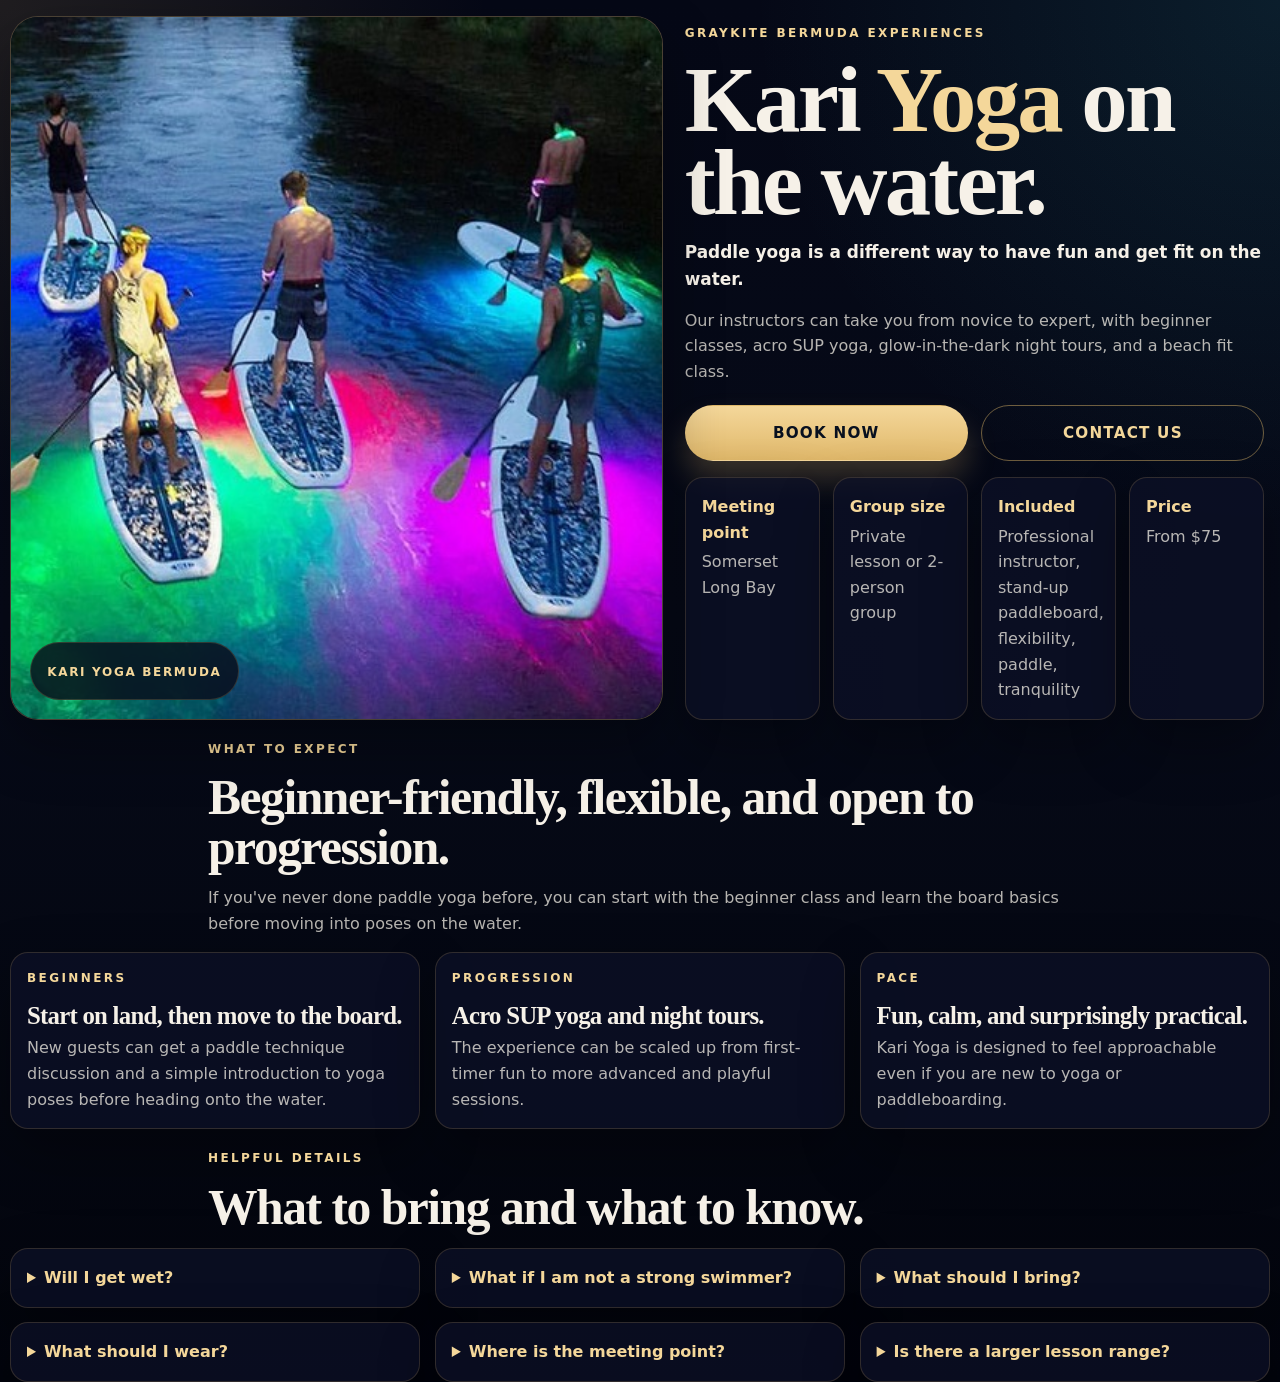
<file: kari-yoga.html>
<!doctype html>
<html lang="en">

<head>
  <meta charset="utf-8">
  <meta name="viewport" content="width=device-width, initial-scale=1">
  <title>Kari Yoga Bermuda | Graykite Bermuda</title>
  <meta name="description" content="Kari Yoga Bermuda is a paddle yoga experience on the water, ranging from beginner classes to acro SUP yoga and glow-in-the-dark night tours.">
  <link rel="canonical" href="https://bermuda.graykite.surf/packages/kariyoga-paddle-yoga-bermuda/">
  <meta property="og:title" content="Kari Yoga Bermuda | Graykite Bermuda">
  <meta property="og:description" content="A paddle yoga experience on Bermuda water with beginner, acro, and glow-in-the-dark options.">
  <meta property="og:type" content="website">
  <meta property="og:image" content="./photos/paddle-yoga.jpg">
  <meta name="theme-color" content="#050816">
  <style>
    :root {
      --bg: #050816;
      --ink: #f6f1e8;
      --muted: rgba(246, 241, 232, 0.74);
      --gold: #e0b86a;
      --gold-strong: #f4d79a;
      --line: rgba(224, 184, 106, 0.18);
      --shadow: 0 24px 60px rgba(0, 0, 0, 0.32);
      --radius-xl: 28px;
      --radius-md: 18px;
      --shell: min(100% - 1.25rem, 1320px);
    }

    * { box-sizing: border-box; }
    html { scroll-behavior: smooth; }
    body {
      margin: 0;
      color: var(--ink);
      background:
        radial-gradient(circle at top left, rgba(224, 184, 106, 0.12), transparent 26%),
        radial-gradient(circle at top right, rgba(55, 189, 204, 0.12), transparent 28%),
        linear-gradient(180deg, #050816 0%, #060a18 45%, #03050d 100%);
      font-family: "Avenir Next", "Segoe UI", "Trebuchet MS", system-ui, sans-serif;
      line-height: 1.6;
      -webkit-font-smoothing: antialiased;
      text-rendering: optimizeLegibility;
    }
    a { color: inherit; }
    img { display: block; width: 100%; }
    p, h1, h2, h3 { margin-top: 0; }

    .page-shell { width: var(--shell); margin: 0 auto; }

    .hero {
      padding: 1rem 0 0;
    }
    .hero__grid {
      display: grid;
      gap: 1rem;
    }
    .hero__visual {
      position: relative;
      min-height: 28rem;
      overflow: hidden;
      border: 1px solid rgba(224, 184, 106, 0.3);
      border-radius: var(--radius-xl);
      box-shadow: var(--shadow);
      background: #080d1c;
    }
    .hero__visual img {
      position: absolute;
      inset: 0;
      height: 100%;
      object-fit: cover;
    }
    .hero__badge {
      position: absolute;
      left: 1.2rem;
      bottom: 1.2rem;
      z-index: 1;
      padding: 0.95rem 1rem;
      color: var(--gold-strong);
      background: rgba(9, 11, 25, 0.8);
      border: 1px solid rgba(224, 184, 106, 0.18);
      border-radius: 999px;
      backdrop-filter: blur(14px);
    }
    .hero__badge-label {
      font-size: 0.75rem;
      font-weight: 800;
      letter-spacing: 0.14em;
      text-transform: uppercase;
    }
    .hero__content { padding: 0.25rem 0 0; }

    .eyebrow {
      margin: 0 0 0.9rem;
      color: var(--gold-strong);
      font-size: 0.75rem;
      font-weight: 800;
      letter-spacing: 0.2em;
      text-transform: uppercase;
    }

    h1, h2, h3 {
      font-family: "Cormorant Garamond", Georgia, serif;
      letter-spacing: -0.03em;
    }
    h1 {
      margin-bottom: 0.9rem;
      font-size: clamp(3rem, 8vw, 5.8rem);
      line-height: 0.9;
    }
    h1 span { color: var(--gold-strong); }
    h2 {
      margin-bottom: 0.8rem;
      font-size: clamp(1.9rem, 4.8vw, 3.1rem);
      line-height: 1;
    }
    h3 {
      margin-bottom: 0.35rem;
      font-size: clamp(1.2rem, 2vw, 1.55rem);
      line-height: 1.08;
    }

    .lede {
      max-width: 48rem;
      margin-bottom: 0.9rem;
      font-size: 1.06rem;
      font-weight: 650;
    }
    .copy {
      max-width: 42rem;
      margin-bottom: 1.3rem;
      color: var(--muted);
    }

    .actions {
      display: grid;
      gap: 0.85rem;
    }
    .button {
      display: inline-flex;
      align-items: center;
      justify-content: center;
      min-height: 3.15rem;
      padding: 0.92rem 1.2rem;
      border: 1px solid transparent;
      border-radius: 999px;
      font-size: 0.95rem;
      font-weight: 800;
      letter-spacing: 0.08em;
      text-align: center;
      text-decoration: none;
      text-transform: uppercase;
    }
    .button--primary {
      color: #08101f;
      background: linear-gradient(180deg, var(--gold-strong), var(--gold));
      box-shadow: 0 18px 30px rgba(224, 184, 106, 0.24);
    }
    .button--secondary {
      color: var(--gold-strong);
      background: transparent;
      border-color: rgba(224, 184, 106, 0.48);
    }

    .section {
      padding: 1.25rem 0 0;
    }
    .section-heading {
      max-width: 54rem;
      margin: 0 auto 1rem;
    }
    .section-heading p:not(.eyebrow) {
      color: var(--muted);
    }

    .grid {
      display: grid;
      gap: 0.9rem;
    }
    .card {
      padding: 1rem;
      background: rgba(12, 17, 39, 0.76);
      border: 1px solid var(--line);
      border-radius: var(--radius-md);
      box-shadow: var(--shadow);
    }
    .card p:last-child { color: var(--muted); margin-bottom: 0; }

    .stats {
      display: grid;
      gap: 0.8rem;
      margin-top: 1rem;
    }
    .stat {
      padding: 1rem;
      background: rgba(12, 17, 39, 0.76);
      border: 1px solid var(--line);
      border-radius: var(--radius-md);
      box-shadow: var(--shadow);
    }
    .stat strong {
      display: block;
      color: var(--gold-strong);
      margin-bottom: 0.25rem;
    }
    .stat span {
      color: var(--muted);
    }

    .faq details {
      padding: 1rem;
      background: rgba(12, 17, 39, 0.76);
      border: 1px solid var(--line);
      border-radius: var(--radius-md);
      box-shadow: var(--shadow);
    }
    .faq summary {
      cursor: pointer;
      font-weight: 800;
      color: var(--gold-strong);
    }
    .faq p { color: var(--muted); margin-top: 0.75rem; }

    @media (min-width: 780px) {
      .hero__grid {
        grid-template-columns: 1.05fr 0.95fr;
      }
      .hero__visual {
        min-height: 40rem;
      }
      .hero__content {
        align-self: center;
        padding: 0.5rem 0.35rem 0;
      }
      .actions {
        grid-template-columns: repeat(2, minmax(0, 1fr));
        max-width: 42rem;
      }
      .grid {
        grid-template-columns: repeat(3, minmax(0, 1fr));
      }
      .stats {
        grid-template-columns: repeat(4, minmax(0, 1fr));
      }
    }
  </style>
  <script type="application/ld+json">
    {
      "@context": "https://schema.org",
      "@type": "Product",
      "name": "Kari Yoga Bermuda",
      "description": "Paddle yoga on Bermuda water with beginner, acro SUP yoga, glow-in-the-dark night tours, and beach fit options.",
      "brand": {
        "@type": "Brand",
        "name": "Graykite Bermuda"
      },
      "offers": {
        "@type": "Offer",
        "priceCurrency": "USD",
        "price": "75",
        "availability": "https://schema.org/InStock",
        "url": "https://bermuda.graykite.surf/packages/kariyoga-paddle-yoga-bermuda/"
      }
    }
  </script>
</head>

<body>
  <main id="main">
    <section class="hero">
      <div class="page-shell hero__grid">
        <div class="hero__visual" aria-hidden="true">
          <img src="./photos/paddle-yoga.jpg" alt="" loading="eager" decoding="async">
          <div class="hero__badge">
            <span class="hero__badge-label">Kari Yoga Bermuda</span>
          </div>
        </div>

        <div class="hero__content">
          <p class="eyebrow">Graykite Bermuda Experiences</p>
          <h1>Kari <span>Yoga</span> on the water.</h1>
          <p class="lede">
            Paddle yoga is a different way to have fun and get fit on the water.
          </p>
          <p class="copy">
            Our instructors can take you from novice to expert, with beginner classes, acro SUP yoga, glow-in-the-dark night tours, and a beach fit class.
          </p>

          <div class="actions">
            <a class="button button--primary" href="https://wa.me/14419017055" target="_blank" rel="noreferrer">Book now</a>
            <a class="button button--secondary" href="https://bermuda.graykite.surf/contact-us/">Contact us</a>
          </div>

          <div class="stats">
            <div class="stat">
              <strong>Meeting point</strong>
              <span>Somerset Long Bay</span>
            </div>
            <div class="stat">
              <strong>Group size</strong>
              <span>Private lesson or 2-person group</span>
            </div>
            <div class="stat">
              <strong>Included</strong>
              <span>Professional instructor, stand-up paddleboard, flexibility, paddle, tranquility</span>
            </div>
            <div class="stat">
              <strong>Price</strong>
              <span>From $75</span>
            </div>
          </div>
        </div>
      </div>
    </section>

    <section class="section">
      <div class="page-shell">
        <div class="section-heading">
          <p class="eyebrow">What to expect</p>
          <h2>Beginner-friendly, flexible, and open to progression.</h2>
          <p>
            If you've never done paddle yoga before, you can start with the beginner class and learn the board basics before moving into poses on the water.
          </p>
        </div>

        <div class="grid">
          <article class="card">
            <p class="eyebrow">Beginners</p>
            <h3>Start on land, then move to the board.</h3>
            <p>New guests can get a paddle technique discussion and a simple introduction to yoga poses before heading onto the water.</p>
          </article>
          <article class="card">
            <p class="eyebrow">Progression</p>
            <h3>Acro SUP yoga and night tours.</h3>
            <p>The experience can be scaled up from first-timer fun to more advanced and playful sessions.</p>
          </article>
          <article class="card">
            <p class="eyebrow">Pace</p>
            <h3>Fun, calm, and surprisingly practical.</h3>
            <p>Kari Yoga is designed to feel approachable even if you are new to yoga or paddleboarding.</p>
          </article>
        </div>
      </div>
    </section>

    <section class="section">
      <div class="page-shell">
        <div class="section-heading">
          <p class="eyebrow">Helpful details</p>
          <h2>What to bring and what to know.</h2>
        </div>

        <div class="grid faq">
          <details>
            <summary>Will I get wet?</summary>
            <p>In beginner classes, possibly, but usually not much. More advanced sessions are more likely to get splashed.</p>
          </details>
          <details>
            <summary>What if I am not a strong swimmer?</summary>
            <p>A lifejacket can be provided if it helps you feel safer and more comfortable.</p>
          </details>
          <details>
            <summary>What should I bring?</summary>
            <p>Bring enthusiasm and a smile. If you're bringing a phone or purse, use a waterproof case or leave them safely on the beach.</p>
          </details>
          <details>
            <summary>What should I wear?</summary>
            <p>A snug bikini or board shorts and a top work well. Everyone should use sunscreen.</p>
          </details>
          <details>
            <summary>Where is the meeting point?</summary>
            <p>The session starts at Somerset Long Bay.</p>
          </details>
          <details>
            <summary>Is there a larger lesson range?</summary>
            <p>The same lesson family includes beginner classes, beach fit, acro SUP yoga, and glow-in-the-dark night tours.</p>
          </details>
        </div>
      </div>
    </section>
  </main>
</body>

</html>
</file>
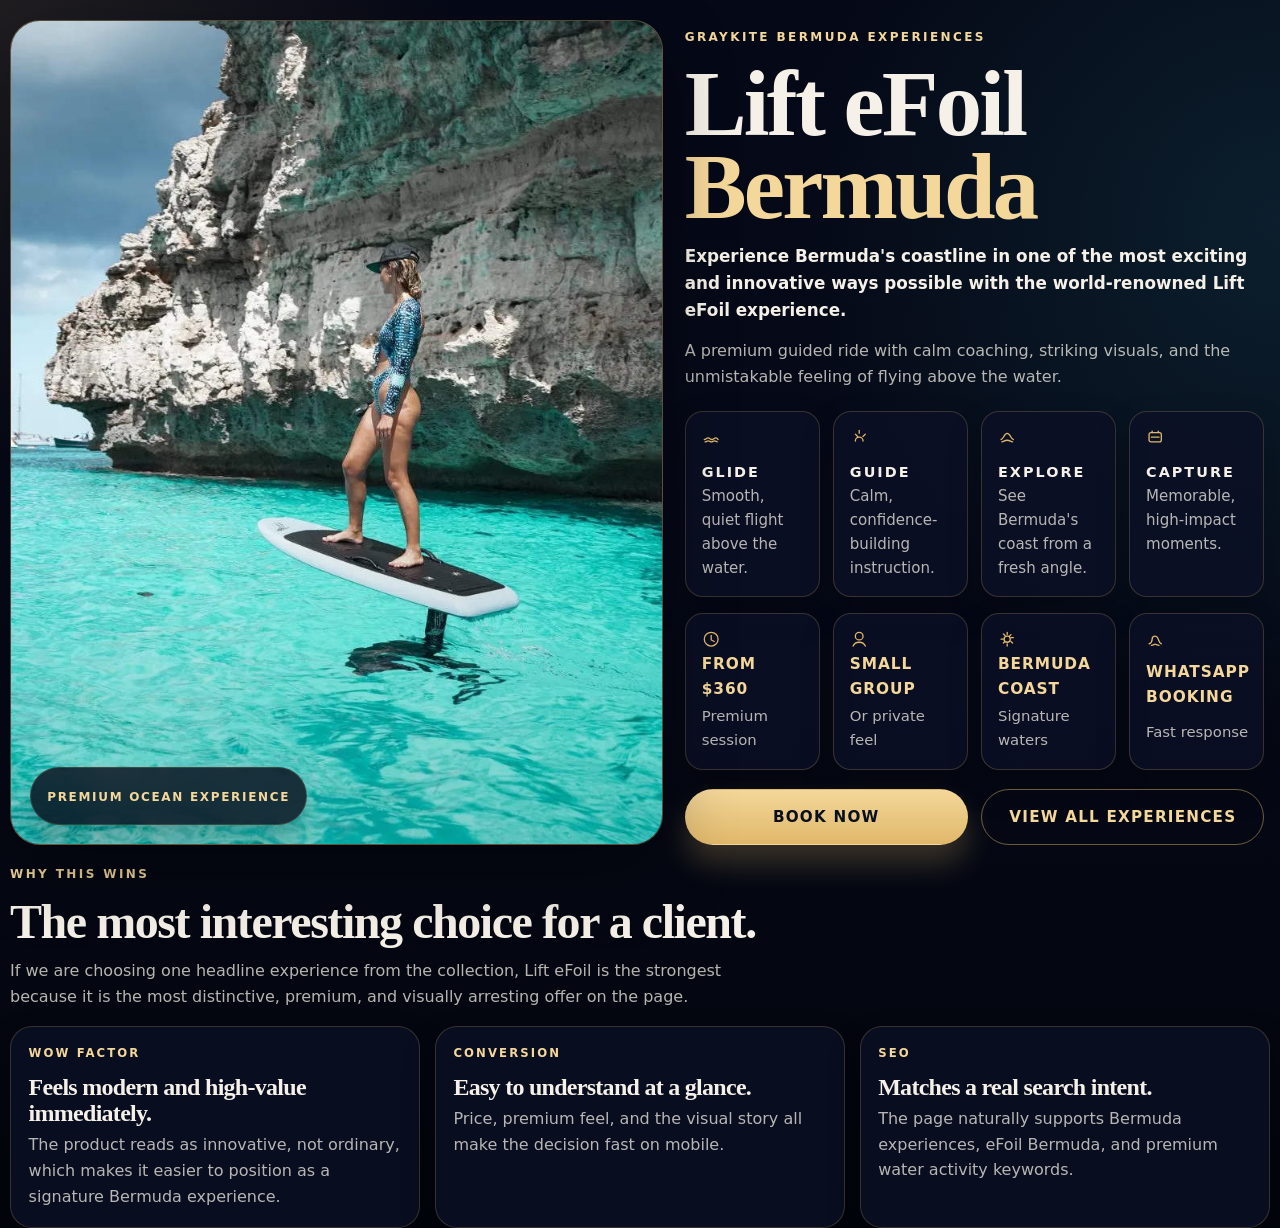
<file: lift-efoil-bermuda.html>
<!doctype html>
<html lang="en">

<head>
  <meta charset="utf-8">
  <meta name="viewport" content="width=device-width, initial-scale=1">
  <title>Lift eFoil Bermuda | Graykite Bermuda</title>
  <meta name="description" content="Lift eFoil Bermuda is a premium guided ride with calm coaching, striking visuals, and the feeling of flying above the water.">
  <link rel="canonical" href="https://bermuda.graykite.surf/product/lift-efoil-bermuda/">
  <meta property="og:title" content="Lift eFoil Bermuda | Graykite Bermuda">
  <meta property="og:description" content="A premium guided Lift eFoil experience in Bermuda.">
  <meta property="og:type" content="website">
  <meta property="og:image" content="./photos/10-secrets-for-beginners-in-foil-surfing-and-electric-foiling-efoil-in-ibiza-9-820x1024.jpeg">
  <meta name="theme-color" content="#050816">
  <link rel="stylesheet" href="./styles.css">
  <script type="application/ld+json">
    {
      "@context": "https://schema.org",
      "@type": "Product",
      "name": "Lift eFoil Bermuda",
      "description": "A premium guided Lift eFoil experience in Bermuda.",
      "brand": { "@type": "Brand", "name": "Graykite Bermuda" },
      "offers": {
        "@type": "Offer",
        "priceCurrency": "USD",
        "price": "360",
        "availability": "https://schema.org/InStock",
        "url": "https://bermuda.graykite.surf/product/lift-efoil-bermuda/"
      }
    }
  </script>
</head>

<body>
  <main id="main">
    <section class="hero">
      <div class="page-shell hero__grid">
        <div class="hero__visual" aria-hidden="true">
          <img src="./photos/10-secrets-for-beginners-in-foil-surfing-and-electric-foiling-efoil-in-ibiza-9-820x1024.jpeg" alt="" loading="eager" decoding="async">
          <div class="hero__badge"><span class="hero__badge-label">Premium ocean experience</span></div>
        </div>
        <div class="hero__content">
          <p class="eyebrow">Graykite Bermuda Experiences</p>
          <h1>Lift eFoil <span>Bermuda</span></h1>
          <p class="hero__lede">Experience Bermuda's coastline in one of the most exciting and innovative ways possible with the world-renowned Lift eFoil experience.</p>
          <p class="hero__copy">A premium guided ride with calm coaching, striking visuals, and the unmistakable feeling of flying above the water.</p>
          <div class="feature-grid">
            <article class="feature"><svg viewBox="0 0 24 24" class="feature__icon" aria-hidden="true"><path d="M3 15c2.5 0 2.5-2 5-2s2.5 2 5 2 2.5-2 5-2 2.5 2 3 2" fill="none" stroke="currentColor" stroke-width="1.7" stroke-linecap="round"/><path d="M4 18c1.8 0 2.4-1.2 4.1-1.2 1.8 0 2.4 1.2 4.1 1.2s2.4-1.2 4.1-1.2c1.8 0 2.4 1.2 3.7 1.2" fill="none" stroke="currentColor" stroke-width="1.7" stroke-linecap="round"/></svg><h2>Glide</h2><p>Smooth, quiet flight above the water.</p></article>
            <article class="feature"><svg viewBox="0 0 24 24" class="feature__icon" aria-hidden="true"><path d="M7 17a5 5 0 1 1 10 0" fill="none" stroke="currentColor" stroke-width="1.7" stroke-linecap="round"/><path d="M12 3v4m8 1-3 3m-10-3 3 3" fill="none" stroke="currentColor" stroke-width="1.7" stroke-linecap="round"/></svg><h2>Guide</h2><p>Calm, confidence-building instruction.</p></article>
            <article class="feature"><svg viewBox="0 0 24 24" class="feature__icon" aria-hidden="true"><path d="M4 15c3 0 4-8 8-8s5 8 8 8" fill="none" stroke="currentColor" stroke-width="1.7" stroke-linecap="round"/><path d="M5 18c2.5 0 3.2-2 7-2s4.5 2 7 2" fill="none" stroke="currentColor" stroke-width="1.7" stroke-linecap="round"/></svg><h2>Explore</h2><p>See Bermuda's coast from a fresh angle.</p></article>
            <article class="feature"><svg viewBox="0 0 24 24" class="feature__icon" aria-hidden="true"><rect x="4" y="6" width="16" height="12" rx="2.5" fill="none" stroke="currentColor" stroke-width="1.7"/><path d="M8 6v-2m8 2v-2M7 12h10" fill="none" stroke="currentColor" stroke-width="1.7" stroke-linecap="round"/></svg><h2>Capture</h2><p>Memorable, high-impact moments.</p></article>
          </div>
          <div class="stats-row">
            <div class="stat"><svg viewBox="0 0 24 24" class="stat__icon" aria-hidden="true"><path d="M12 7v6l4 2" fill="none" stroke="currentColor" stroke-width="1.7" stroke-linecap="round"/><circle cx="12" cy="12" r="9" fill="none" stroke="currentColor" stroke-width="1.7"/></svg><span class="stat__value">From $360</span><span class="stat__label">Premium session</span></div>
            <div class="stat"><svg viewBox="0 0 24 24" class="stat__icon" aria-hidden="true"><path d="M17 8a5 5 0 1 1-10 0 5 5 0 0 1 10 0Z" fill="none" stroke="currentColor" stroke-width="1.7"/><path d="M4 21c1.5-3.6 5-5 8-5s6.5 1.4 8 5" fill="none" stroke="currentColor" stroke-width="1.7" stroke-linecap="round"/></svg><span class="stat__value">Small group</span><span class="stat__label">Or private feel</span></div>
            <div class="stat"><svg viewBox="0 0 24 24" class="stat__icon" aria-hidden="true"><path d="M12 3v3m0 12v3m8-11h-3M7 12H4m12.95-5.95-2.12 2.12M9.17 14.83l-2.12 2.12m0-11.88 2.12 2.12m7.66 7.66 2.12 2.12" fill="none" stroke="currentColor" stroke-width="1.7" stroke-linecap="round"/><circle cx="12" cy="12" r="4" fill="none" stroke="currentColor" stroke-width="1.7"/></svg><span class="stat__value">Bermuda coast</span><span class="stat__label">Signature waters</span></div>
            <div class="stat"><svg viewBox="0 0 24 24" class="stat__icon" aria-hidden="true"><path d="M4 18c3-1 4-4 4-6s1-4 4-4 3 2 4 4 1 5 4 6" fill="none" stroke="currentColor" stroke-width="1.7" stroke-linecap="round"/><path d="M7 20c2.8 0 3.6-1.5 5-1.5S14.2 20 17 20" fill="none" stroke="currentColor" stroke-width="1.7" stroke-linecap="round"/></svg><span class="stat__value">WhatsApp booking</span><span class="stat__label">Fast response</span></div>
          </div>
          <div class="actions">
            <a class="button button--primary" href="https://wa.me/14419017055" target="_blank" rel="noreferrer">Book now</a>
            <a class="button button--secondary" href="experiences.html">View all experiences</a>
          </div>
        </div>
      </div>
    </section>
    <section class="section section--summary" aria-labelledby="summary-heading">
      <div class="page-shell">
        <div class="section-heading">
          <p class="eyebrow">Why this wins</p>
          <h2 id="summary-heading">The most interesting choice for a client.</h2>
          <p>If we are choosing one headline experience from the collection, Lift eFoil is the strongest because it is the most distinctive, premium, and visually arresting offer on the page.</p>
        </div>
        <div class="summary-grid">
          <article class="summary-card"><p class="summary-card__eyebrow">Wow factor</p><h3>Feels modern and high-value immediately.</h3><p>The product reads as innovative, not ordinary, which makes it easier to position as a signature Bermuda experience.</p></article>
          <article class="summary-card"><p class="summary-card__eyebrow">Conversion</p><h3>Easy to understand at a glance.</h3><p>Price, premium feel, and the visual story all make the decision fast on mobile.</p></article>
          <article class="summary-card"><p class="summary-card__eyebrow">SEO</p><h3>Matches a real search intent.</h3><p>The page naturally supports Bermuda experiences, eFoil Bermuda, and premium water activity keywords.</p></article>
        </div>
      </div>
    </section>
  </main>
</body>

</html>
</file>
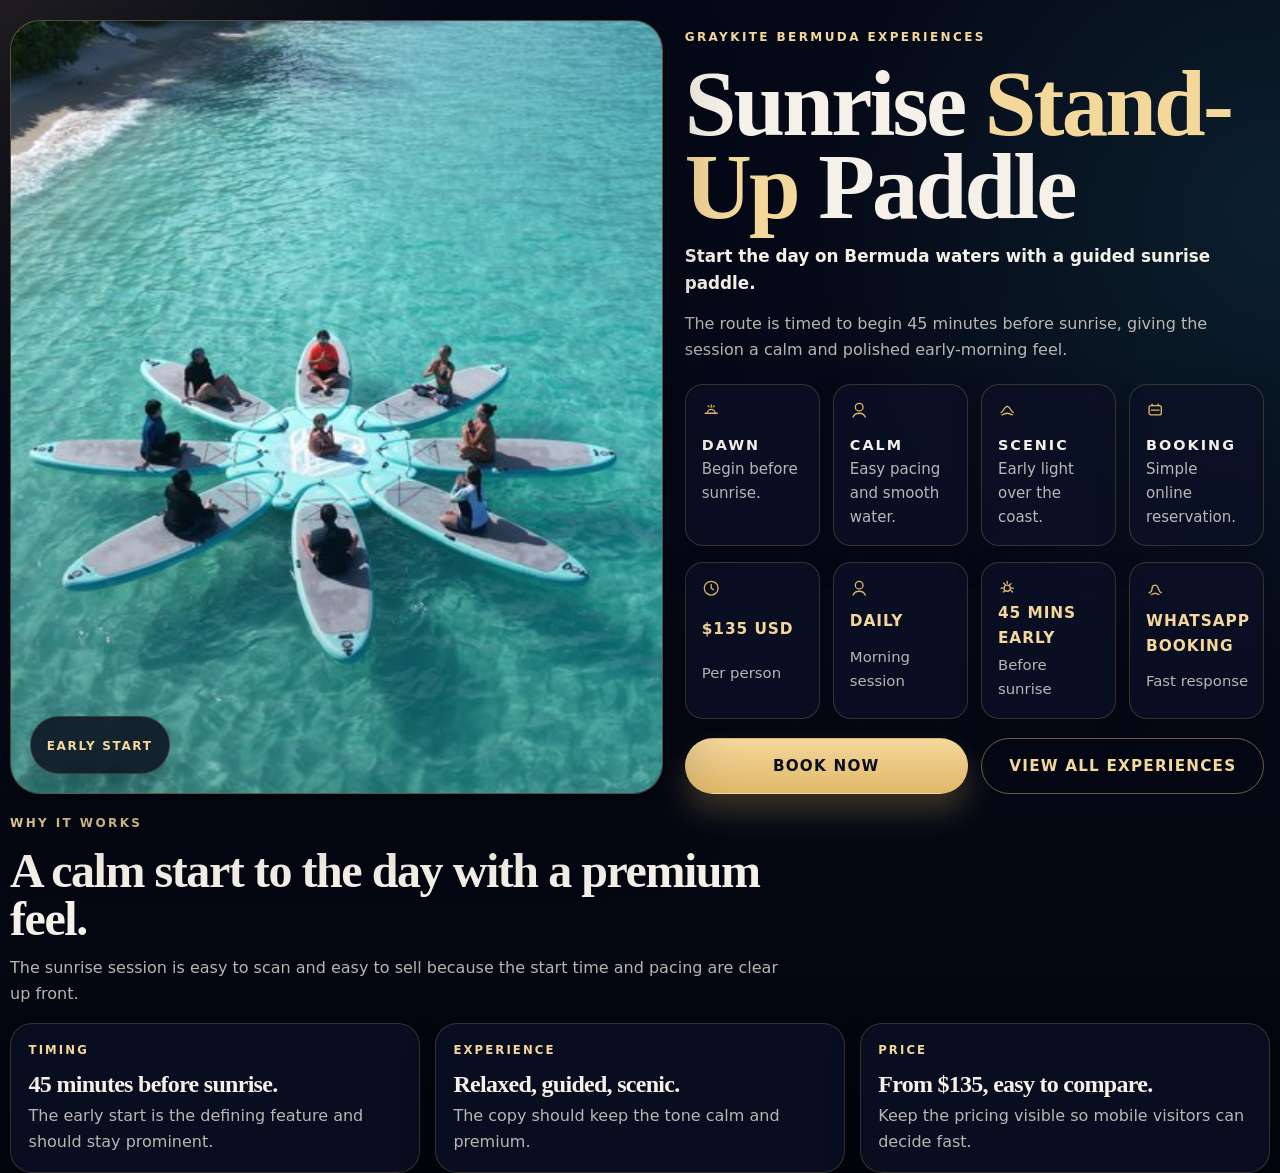
<file: sunrise-stand-up-paddle.html>
<!doctype html>
<html lang="en">

<head>
    <meta charset="utf-8">
    <meta name="viewport" content="width=device-width, initial-scale=1">
    <title>Sunrise Stand-Up Paddle | Graykite Bermuda</title>
    <meta name="description" content="A guided sunrise paddle on Bermuda waters, timed to begin 45 minutes before sunrise.">
    <link rel="canonical" href="https://bermuda.graykite.surf/product/sunrise-stand-up-paddle/">
    <meta property="og:title" content="Sunrise Stand-Up Paddle | Graykite Bermuda">
    <meta property="og:description" content="A calm premium early-morning stand-up paddle in Bermuda.">
    <meta property="og:type" content="website">
    <meta property="og:image" content="./photos/1000057119.jpg">
    <meta name="theme-color" content="#050816">
    <link rel="stylesheet" href="./styles.css">
    <script
        type="application/ld+json">{"@context":"https://schema.org","@type":"Product","name":"Sunrise Stand-Up Paddle","description":"Start the day on Bermuda waters with a guided sunrise paddle timed to begin 45 minutes before sunrise.","brand":{"@type":"Brand","name":"Graykite Bermuda"},"offers":{"@type":"Offer","priceCurrency":"USD","price":"135","availability":"https://schema.org/InStock","url":"https://bermuda.graykite.surf/product/sunrise-stand-up-paddle/"}}</script>
</head>

<body>
    <main id="main">
        <section class="hero">
            <div class="page-shell hero__grid">
                <div class="hero__visual" aria-hidden="true"><img src="./photos/1000057119.jpg" alt="" loading="eager" decoding="async">
                    <div class="hero__badge"><span class="hero__badge-label">Early start</span></div>
                </div>
                <div class="hero__content">
                    <p class="eyebrow">Graykite Bermuda Experiences</p>
                    <h1>Sunrise <span>Stand-Up</span> Paddle</h1>
                    <p class="hero__lede">Start the day on Bermuda waters with a guided sunrise paddle.</p>
                    <p class="hero__copy">The route is timed to begin 45 minutes before sunrise, giving the session a calm and polished early-morning feel.</p>
                    <div class="feature-grid">
                        <article class="feature"><svg viewBox="0 0 24 24" class="feature__icon" aria-hidden="true">
                                <path d="M4 16h16" fill="none" stroke="currentColor" stroke-width="1.7" stroke-linecap="round" />
                                <path d="M7 16a5 5 0 0 1 10 0" fill="none" stroke="currentColor" stroke-width="1.7" />
                                <path d="M12 5v3m-4-1.5 1.2 1.2m6.6-1.2-1.2 1.2" fill="none" stroke="currentColor" stroke-width="1.7" stroke-linecap="round" />
                            </svg>
                            <h2>Dawn</h2>
                            <p>Begin before sunrise.</p>
                        </article>
                        <article class="feature"><svg viewBox="0 0 24 24" class="feature__icon" aria-hidden="true">
                                <path d="M17 8a5 5 0 1 1-10 0 5 5 0 0 1 10 0Z" fill="none" stroke="currentColor" stroke-width="1.7" />
                                <path d="M4 21c1.5-3.6 5-5 8-5s6.5 1.4 8 5" fill="none" stroke="currentColor" stroke-width="1.7" stroke-linecap="round" />
                            </svg>
                            <h2>Calm</h2>
                            <p>Easy pacing and smooth water.</p>
                        </article>
                        <article class="feature"><svg viewBox="0 0 24 24" class="feature__icon" aria-hidden="true">
                                <path d="M4 15c3 0 4-8 8-8s5 8 8 8" fill="none" stroke="currentColor" stroke-width="1.7" stroke-linecap="round" />
                                <path d="M5 18c2.5 0 3.2-2 7-2s4.5 2 7 2" fill="none" stroke="currentColor" stroke-width="1.7" stroke-linecap="round" />
                            </svg>
                            <h2>Scenic</h2>
                            <p>Early light over the coast.</p>
                        </article>
                        <article class="feature"><svg viewBox="0 0 24 24" class="feature__icon" aria-hidden="true">
                                <rect x="4" y="6" width="16" height="12" rx="2.5" fill="none" stroke="currentColor" stroke-width="1.7" />
                                <path d="M8 6v-2m8 2v-2M7 12h10" fill="none" stroke="currentColor" stroke-width="1.7" stroke-linecap="round" />
                            </svg>
                            <h2>Booking</h2>
                            <p>Simple online reservation.</p>
                        </article>
                    </div>
                    <div class="stats-row">
                        <div class="stat"><svg viewBox="0 0 24 24" class="stat__icon" aria-hidden="true">
                                <circle cx="12" cy="12" r="9" fill="none" stroke="currentColor" stroke-width="1.7" />
                                <path d="M12 7v5l3 2" fill="none" stroke="currentColor" stroke-width="1.7" stroke-linecap="round" />
                            </svg><span class="stat__value">$135 USD</span><span class="stat__label">Per person</span></div>
                        <div class="stat"><svg viewBox="0 0 24 24" class="stat__icon" aria-hidden="true">
                                <path d="M17 8a5 5 0 1 1-10 0 5 5 0 0 1 10 0Z" fill="none" stroke="currentColor" stroke-width="1.7" />
                                <path d="M4 21c1.5-3.6 5-5 8-5s6.5 1.4 8 5" fill="none" stroke="currentColor" stroke-width="1.7" stroke-linecap="round" />
                            </svg><span class="stat__value">Daily</span><span class="stat__label">Morning session</span></div>
                        <div class="stat"><svg viewBox="0 0 24 24" class="stat__icon" aria-hidden="true">
                                <path d="M12 3v3m8 6h-3M7 12H4m12.95-5.95-2.12 2.12M9.17 14.83l-2.12 2.12m0-11.88 2.12 2.12m7.66 7.66 2.12 2.12" fill="none" stroke="currentColor" stroke-width="1.7" stroke-linecap="round" />
                                <circle cx="12" cy="12" r="4" fill="none" stroke="currentColor" stroke-width="1.7" />
                            </svg><span class="stat__value">45 mins early</span><span class="stat__label">Before sunrise</span></div>
                        <div class="stat"><svg viewBox="0 0 24 24" class="stat__icon" aria-hidden="true">
                                <path d="M4 18c3-1 4-4 4-6s1-4 4-4 3 2 4 4 1 5 4 6" fill="none" stroke="currentColor" stroke-width="1.7" stroke-linecap="round" />
                                <path d="M7 20c2.8 0 3.6-1.5 5-1.5S14.2 20 17 20" fill="none" stroke="currentColor" stroke-width="1.7" stroke-linecap="round" />
                            </svg><span class="stat__value">WhatsApp booking</span><span class="stat__label">Fast response</span></div>
                    </div>
                    <div class="actions"><a class="button button--primary" href="https://wa.me/14419017055" target="_blank" rel="noreferrer">Book now</a><a class="button button--secondary" href="experiences.html">View all experiences</a></div>
                </div>
            </div>
        </section>
        <section class="section section--summary" aria-labelledby="summary-heading">
            <div class="page-shell">
                <div class="section-heading">
                    <p class="eyebrow">Why it works</p>
                    <h2 id="summary-heading">A calm start to the day with a premium feel.</h2>
                    <p>The sunrise session is easy to scan and easy to sell because the start time and pacing are clear up front.</p>
                </div>
                <div class="summary-grid">
                    <article class="summary-card">
                        <p class="summary-card__eyebrow">Timing</p>
                        <h3>45 minutes before sunrise.</h3>
                        <p>The early start is the defining feature and should stay prominent.</p>
                    </article>
                    <article class="summary-card">
                        <p class="summary-card__eyebrow">Experience</p>
                        <h3>Relaxed, guided, scenic.</h3>
                        <p>The copy should keep the tone calm and premium.</p>
                    </article>
                    <article class="summary-card">
                        <p class="summary-card__eyebrow">Price</p>
                        <h3>From $135, easy to compare.</h3>
                        <p>Keep the pricing visible so mobile visitors can decide fast.</p>
                    </article>
                </div>
            </div>
        </section>
    </main>
</body>

</html>
</file>
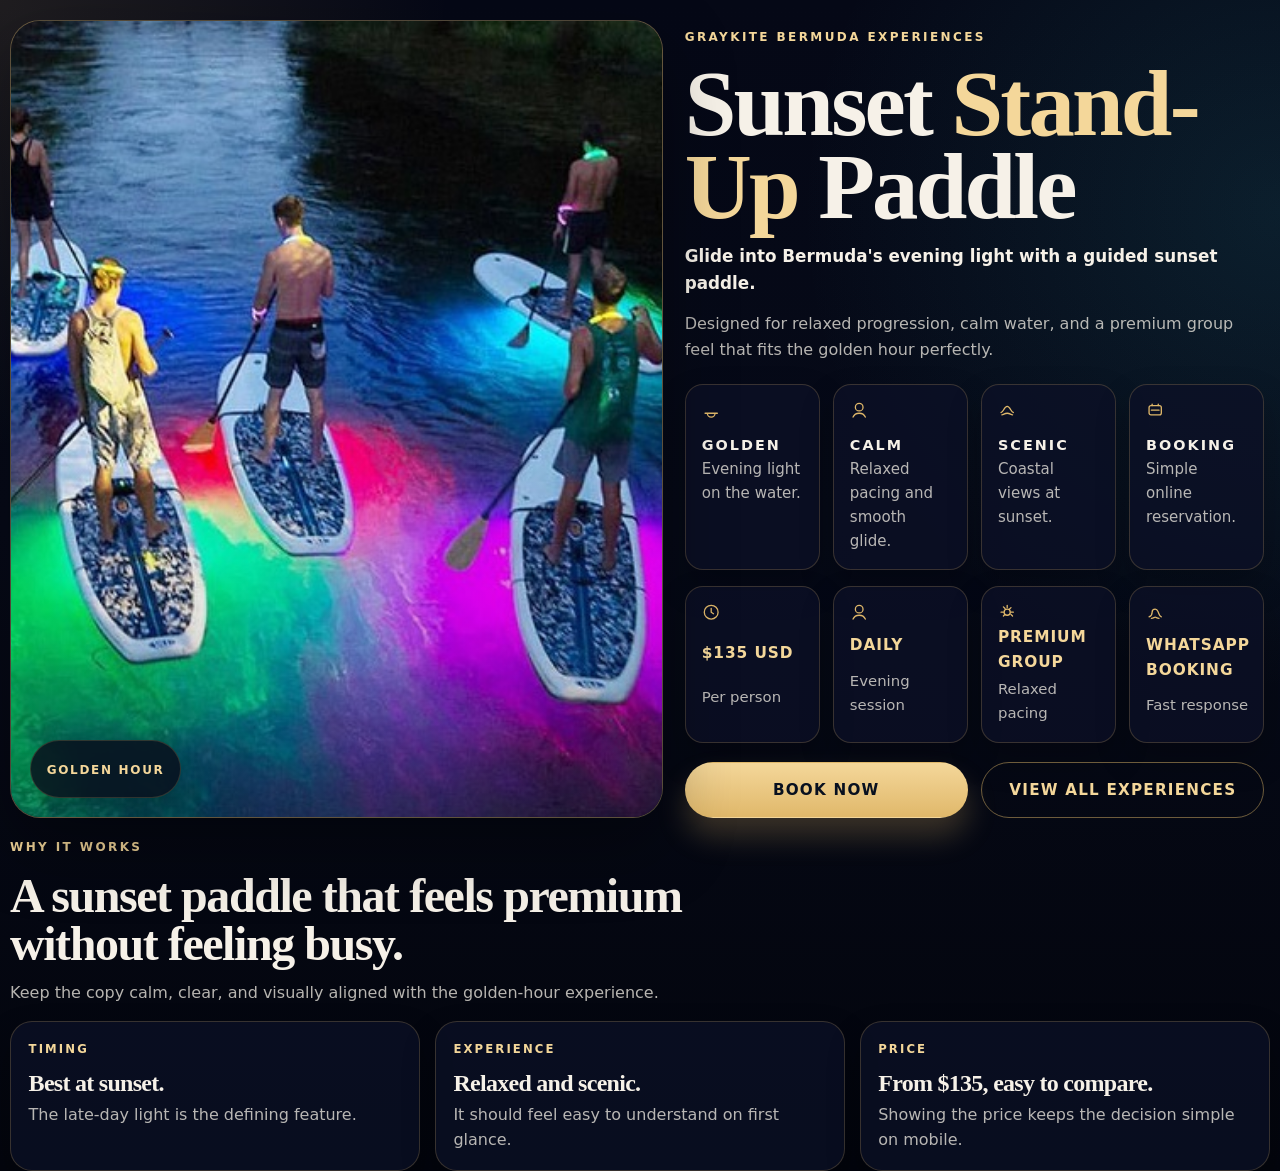
<file: sunset-stand-up-paddle.html>
<!doctype html>
<html lang="en">

<head>
    <meta charset="utf-8">
    <meta name="viewport" content="width=device-width, initial-scale=1">
    <title>Sunset Stand-Up Paddle | Graykite Bermuda</title>
    <meta name="description" content="A guided sunset paddle designed for relaxed progression, calm water, and a premium group feel.">
    <link rel="canonical" href="https://bermuda.graykite.surf/product/sunset-stand-up-paddle/">
    <meta property="og:title" content="Sunset Stand-Up Paddle | Graykite Bermuda">
    <meta property="og:description" content="A golden-hour stand-up paddle in Bermuda.">
    <meta property="og:type" content="website">
    <meta property="og:image" content="./photos/paddle-yoga.jpg">
    <meta name="theme-color" content="#050816">
    <link rel="stylesheet" href="./styles.css">
    <script
        type="application/ld+json">{"@context":"https://schema.org","@type":"Product","name":"Sunset Stand-Up Paddle","description":"Glide into Bermuda's evening light with a guided sunset paddle designed for relaxed progression and calm water.","brand":{"@type":"Brand","name":"Graykite Bermuda"},"offers":{"@type":"Offer","priceCurrency":"USD","price":"135","availability":"https://schema.org/InStock","url":"https://bermuda.graykite.surf/product/sunset-stand-up-paddle/"}}</script>
</head>

<body>
    <main id="main">
        <section class="hero">
            <div class="page-shell hero__grid">
                <div class="hero__visual" aria-hidden="true"><img src="./photos/paddle-yoga.jpg" alt="" loading="eager" decoding="async">
                    <div class="hero__badge"><span class="hero__badge-label">Golden hour</span></div>
                </div>
                <div class="hero__content">
                    <p class="eyebrow">Graykite Bermuda Experiences</p>
                    <h1>Sunset <span>Stand-Up</span> Paddle</h1>
                    <p class="hero__lede">Glide into Bermuda's evening light with a guided sunset paddle.</p>
                    <p class="hero__copy">Designed for relaxed progression, calm water, and a premium group feel that fits the golden hour perfectly.</p>
                    <div class="feature-grid">
                        <article class="feature"><svg viewBox="0 0 24 24" class="feature__icon" aria-hidden="true">
                                <path d="M4 16h16" fill="none" stroke="currentColor" stroke-width="1.7" stroke-linecap="round" />
                                <path d="M7 16a5 5 0 0 0 10 0" fill="none" stroke="currentColor" stroke-width="1.7" />
                            </svg>
                            <h2>Golden</h2>
                            <p>Evening light on the water.</p>
                        </article>
                        <article class="feature"><svg viewBox="0 0 24 24" class="feature__icon" aria-hidden="true">
                                <path d="M17 8a5 5 0 1 1-10 0 5 5 0 0 1 10 0Z" fill="none" stroke="currentColor" stroke-width="1.7" />
                                <path d="M4 21c1.5-3.6 5-5 8-5s6.5 1.4 8 5" fill="none" stroke="currentColor" stroke-width="1.7" stroke-linecap="round" />
                            </svg>
                            <h2>Calm</h2>
                            <p>Relaxed pacing and smooth glide.</p>
                        </article>
                        <article class="feature"><svg viewBox="0 0 24 24" class="feature__icon" aria-hidden="true">
                                <path d="M4 15c3 0 4-8 8-8s5 8 8 8" fill="none" stroke="currentColor" stroke-width="1.7" stroke-linecap="round" />
                                <path d="M5 18c2.5 0 3.2-2 7-2s4.5 2 7 2" fill="none" stroke="currentColor" stroke-width="1.7" stroke-linecap="round" />
                            </svg>
                            <h2>Scenic</h2>
                            <p>Coastal views at sunset.</p>
                        </article>
                        <article class="feature"><svg viewBox="0 0 24 24" class="feature__icon" aria-hidden="true">
                                <rect x="4" y="6" width="16" height="12" rx="2.5" fill="none" stroke="currentColor" stroke-width="1.7" />
                                <path d="M8 6v-2m8 2v-2M7 12h10" fill="none" stroke="currentColor" stroke-width="1.7" stroke-linecap="round" />
                            </svg>
                            <h2>Booking</h2>
                            <p>Simple online reservation.</p>
                        </article>
                    </div>
                    <div class="stats-row">
                        <div class="stat"><svg viewBox="0 0 24 24" class="stat__icon" aria-hidden="true">
                                <circle cx="12" cy="12" r="9" fill="none" stroke="currentColor" stroke-width="1.7" />
                                <path d="M12 7v5l3 2" fill="none" stroke="currentColor" stroke-width="1.7" stroke-linecap="round" />
                            </svg><span class="stat__value">$135 USD</span><span class="stat__label">Per person</span></div>
                        <div class="stat"><svg viewBox="0 0 24 24" class="stat__icon" aria-hidden="true">
                                <path d="M17 8a5 5 0 1 1-10 0 5 5 0 0 1 10 0Z" fill="none" stroke="currentColor" stroke-width="1.7" />
                                <path d="M4 21c1.5-3.6 5-5 8-5s6.5 1.4 8 5" fill="none" stroke="currentColor" stroke-width="1.7" stroke-linecap="round" />
                            </svg><span class="stat__value">Daily</span><span class="stat__label">Evening session</span></div>
                        <div class="stat"><svg viewBox="0 0 24 24" class="stat__icon" aria-hidden="true">
                                <path d="M12 3v3m8 6h-3M7 12H4m12.95-5.95-2.12 2.12M9.17 14.83l-2.12 2.12m0-11.88 2.12 2.12m7.66 7.66 2.12 2.12" fill="none" stroke="currentColor" stroke-width="1.7" stroke-linecap="round" />
                                <circle cx="12" cy="12" r="4" fill="none" stroke="currentColor" stroke-width="1.7" />
                            </svg><span class="stat__value">Premium group</span><span class="stat__label">Relaxed pacing</span></div>
                        <div class="stat"><svg viewBox="0 0 24 24" class="stat__icon" aria-hidden="true">
                                <path d="M4 18c3-1 4-4 4-6s1-4 4-4 3 2 4 4 1 5 4 6" fill="none" stroke="currentColor" stroke-width="1.7" stroke-linecap="round" />
                                <path d="M7 20c2.8 0 3.6-1.5 5-1.5S14.2 20 17 20" fill="none" stroke="currentColor" stroke-width="1.7" stroke-linecap="round" />
                            </svg><span class="stat__value">WhatsApp booking</span><span class="stat__label">Fast response</span></div>
                    </div>
                    <div class="actions"><a class="button button--primary" href="https://wa.me/14419017055" target="_blank" rel="noreferrer">Book now</a><a class="button button--secondary" href="experiences.html">View all experiences</a></div>
                </div>
            </div>
        </section>
        <section class="section section--summary" aria-labelledby="summary-heading">
            <div class="page-shell">
                <div class="section-heading">
                    <p class="eyebrow">Why it works</p>
                    <h2 id="summary-heading">A sunset paddle that feels premium without feeling busy.</h2>
                    <p>Keep the copy calm, clear, and visually aligned with the golden-hour experience.</p>
                </div>
                <div class="summary-grid">
                    <article class="summary-card">
                        <p class="summary-card__eyebrow">Timing</p>
                        <h3>Best at sunset.</h3>
                        <p>The late-day light is the defining feature.</p>
                    </article>
                    <article class="summary-card">
                        <p class="summary-card__eyebrow">Experience</p>
                        <h3>Relaxed and scenic.</h3>
                        <p>It should feel easy to understand on first glance.</p>
                    </article>
                    <article class="summary-card">
                        <p class="summary-card__eyebrow">Price</p>
                        <h3>From $135, easy to compare.</h3>
                        <p>Showing the price keeps the decision simple on mobile.</p>
                    </article>
                </div>
            </div>
        </section>
    </main>
</body>

</html>
</file>
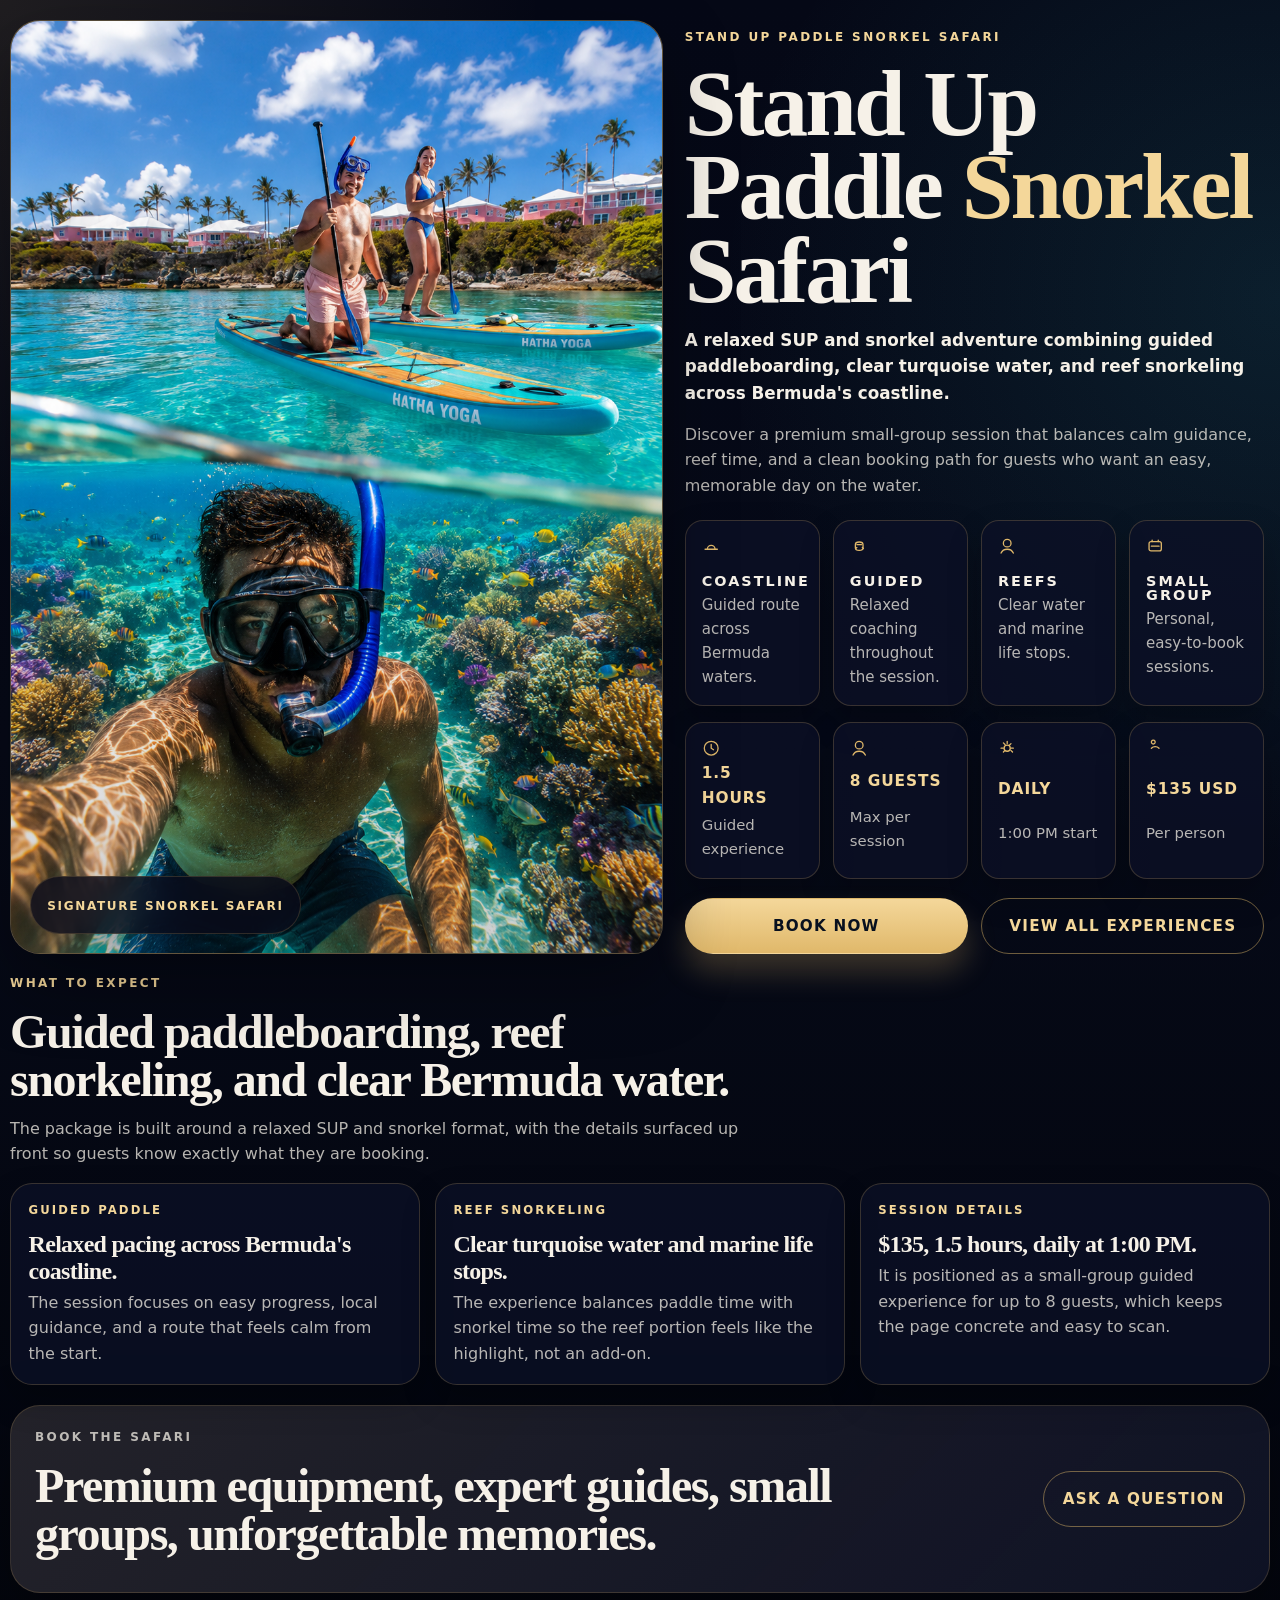
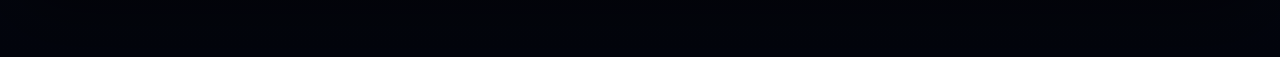
<file: sup-snorkel.html>
<!doctype html>
<html lang="en">

<head>
  <meta charset="utf-8">
  <meta name="viewport" content="width=device-width, initial-scale=1">
  <title>Stand Up Paddle Snorkel Safari | Graykite Bermuda</title>
  <meta name="description" content="Graykite Bermuda's Stand Up Paddle Snorkel Safari is a relaxed SUP and snorkel adventure with guided paddleboarding, reef snorkeling, daily sessions, and online booking.">
  <link rel="canonical" href="https://bermuda.graykite.surf/product/stand-up-paddle-snorkel-safari/">
  <meta property="og:title" content="Stand Up Paddle Snorkel Safari | Graykite Bermuda">
  <meta property="og:description" content="A relaxed SUP and snorkel adventure with guided paddleboarding, reef snorkeling, and clear session details.">
  <meta property="og:type" content="website">
  <meta property="og:image" content="./photos/template.jpg">
  <meta name="theme-color" content="#050816">
  <link rel="stylesheet" href="./styles.css">
  <script type="application/ld+json">
    {
      "@context": "https://schema.org",
      "@type": "Product",
      "name": "Stand Up Paddle Snorkel Safari",
      "description": "A relaxed SUP and snorkel adventure combining guided paddleboarding, clear turquoise water, and reef snorkeling across Bermuda's coastline.",
      "brand": {
        "@type": "Brand",
        "name": "Graykite Bermuda"
      },
      "offers": {
        "@type": "Offer",
        "priceCurrency": "USD",
        "price": "135",
        "availability": "https://schema.org/InStock",
        "url": "https://bermuda.graykite.surf/product/stand-up-paddle-snorkel-safari/"
      }
    }
  </script>
</head>

<body>
  <main id="main">
    <section class="hero">
      <div class="page-shell hero__grid">
        <div class="hero__visual" aria-hidden="true">
          <img src="./photos/sup-snorkel.png" alt="" loading="eager" decoding="async">
          <div class="hero__badge">
            <span class="hero__badge-label">Signature snorkel safari</span>
          </div>
        </div>

        <div class="hero__content">
          <p class="eyebrow">Stand Up Paddle Snorkel Safari</p>
          <h1>Stand Up Paddle <span>Snorkel</span> Safari</h1>
          <p class="hero__lede">
            A relaxed SUP and snorkel adventure combining guided paddleboarding, clear turquoise water, and reef snorkeling across Bermuda's coastline.
          </p>
          <p class="hero__copy">
            Discover a premium small-group session that balances calm guidance, reef time, and a clean booking path for guests who want an easy, memorable day on the water.
          </p>

          <div class="feature-grid" id="highlights">
            <article class="feature">
              <svg viewBox="0 0 24 24" class="feature__icon" aria-hidden="true">
                <path d="M4 16h16" fill="none" stroke="currentColor" stroke-width="1.7" stroke-linecap="round" />
                <path d="M7 16a5 5 0 0 1 10 0" fill="none" stroke="currentColor" stroke-width="1.7" />
              </svg>
              <h2>Coastline</h2>
              <p>Guided route across Bermuda waters.</p>
            </article>
            <article class="feature">
              <svg viewBox="0 0 24 24" class="feature__icon" aria-hidden="true">
                <path d="M7 10c0-2 2.2-3.5 5-3.5S17 8 17 10v4c0 2-2.2 3.5-5 3.5S7 16 7 14v-4Z" fill="none" stroke="currentColor" stroke-width="1.7" />
                <path d="M9 10h6m-7.5 5 1.5-1.5m8.5 1.5-1.5-1.5" fill="none" stroke="currentColor" stroke-width="1.7" stroke-linecap="round" />
              </svg>
              <h2>Guided</h2>
              <p>Relaxed coaching throughout the session.</p>
            </article>
            <article class="feature">
              <svg viewBox="0 0 24 24" class="feature__icon" aria-hidden="true">
                <path d="M17 8a5 5 0 1 1-10 0 5 5 0 0 1 10 0Z" fill="none" stroke="currentColor" stroke-width="1.7" />
                <path d="M4 21c1.5-3.6 5-5 8-5s6.5 1.4 8 5" fill="none" stroke="currentColor" stroke-width="1.7" stroke-linecap="round" />
              </svg>
              <h2>Reefs</h2>
              <p>Clear water and marine life stops.</p>
            </article>
            <article class="feature">
              <svg viewBox="0 0 24 24" class="feature__icon" aria-hidden="true">
                <rect x="4" y="6" width="16" height="12" rx="2.5" fill="none" stroke="currentColor" stroke-width="1.7" />
                <path d="M8 6v-2m8 2v-2M7 12h10" fill="none" stroke="currentColor" stroke-width="1.7" stroke-linecap="round" />
              </svg>
              <h2>Small group</h2>
              <p>Personal, easy-to-book sessions.</p>
            </article>
          </div>

          <div class="stats-row" id="details">
            <div class="stat">
              <svg viewBox="0 0 24 24" class="stat__icon" aria-hidden="true">
                <circle cx="12" cy="12" r="9" fill="none" stroke="currentColor" stroke-width="1.7" />
                <path d="M12 7v5l3 2" fill="none" stroke="currentColor" stroke-width="1.7" stroke-linecap="round" />
              </svg>
              <span class="stat__value">1.5 hours</span>
              <span class="stat__label">Guided experience</span>
            </div>
            <div class="stat">
              <svg viewBox="0 0 24 24" class="stat__icon" aria-hidden="true">
                <path d="M17 8a5 5 0 1 1-10 0 5 5 0 0 1 10 0Z" fill="none" stroke="currentColor" stroke-width="1.7" />
                <path d="M4 21c1.5-3.6 5-5 8-5s6.5 1.4 8 5" fill="none" stroke="currentColor" stroke-width="1.7" stroke-linecap="round" />
              </svg>
              <span class="stat__value">8 guests</span>
              <span class="stat__label">Max per session</span>
            </div>
            <div class="stat">
              <svg viewBox="0 0 24 24" class="stat__icon" aria-hidden="true">
                <path d="M12 3v3m8 6h-3M7 12H4m12.95-5.95-2.12 2.12M9.17 14.83l-2.12 2.12m0-11.88 2.12 2.12m7.66 7.66 2.12 2.12" fill="none" stroke="currentColor" stroke-width="1.7" stroke-linecap="round" />
                <circle cx="12" cy="12" r="4" fill="none" stroke="currentColor" stroke-width="1.7" />
              </svg>
              <span class="stat__value">Daily</span>
              <span class="stat__label">1:00 PM start</span>
            </div>
            <div class="stat">
              <svg viewBox="0 0 24 24" class="stat__icon" aria-hidden="true">
                <path d="M12 4a2.5 2.5 0 1 0 0 .01" fill="none" stroke="currentColor" stroke-width="1.7" />
                <path d="M7 12c1.5-1.5 3-2 5-2s3.5.5 5 2" fill="none" stroke="currentColor" stroke-width="1.7" stroke-linecap="round" />
              </svg>
              <span class="stat__value">$135 USD</span>
              <span class="stat__label">Per person</span>
            </div>
          </div>

          <div class="actions" id="book">
            <a class="button button--primary" href="https://wa.me/14419017055" target="_blank" rel="noreferrer">Book now</a>
            <a class="button button--secondary" href="experiences.html">View all experiences</a>
          </div>
        </div>
      </div>
    </section>

    <section class="section section--summary" aria-labelledby="summary-heading">
      <div class="page-shell">
        <div class="section-heading">
          <p class="eyebrow">What to expect</p>
          <h2 id="summary-heading">Guided paddleboarding, reef snorkeling, and clear Bermuda water.</h2>
          <p>
            The package is built around a relaxed SUP and snorkel format, with the details surfaced up front so guests know exactly what they are booking.
          </p>
        </div>

        <div class="summary-grid">
          <article class="summary-card">
            <p class="summary-card__eyebrow">Guided paddle</p>
            <h3>Relaxed pacing across Bermuda's coastline.</h3>
            <p>The session focuses on easy progress, local guidance, and a route that feels calm from the start.</p>
          </article>
          <article class="summary-card">
            <p class="summary-card__eyebrow">Reef snorkeling</p>
            <h3>Clear turquoise water and marine life stops.</h3>
            <p>The experience balances paddle time with snorkel time so the reef portion feels like the highlight, not an add-on.</p>
          </article>
          <article class="summary-card">
            <p class="summary-card__eyebrow">Session details</p>
            <h3>$135, 1.5 hours, daily at 1:00 PM.</h3>
            <p>It is positioned as a small-group guided experience for up to 8 guests, which keeps the page concrete and easy to scan.</p>
          </article>
        </div>
      </div>
    </section>

    <section class="section section--strip" aria-labelledby="strip-heading">
      <div class="page-shell">
        <div class="strip">
          <div>
            <p class="eyebrow">Book the safari</p>
            <h2 id="strip-heading">Premium equipment, expert guides, small groups, unforgettable memories.</h2>
          </div>
          <a class="button button--secondary" href="https://bermuda.graykite.surf/contact-us/">Ask a question</a>
        </div>
      </div>
    </section>
  </main>
</body>

</html>
</file>
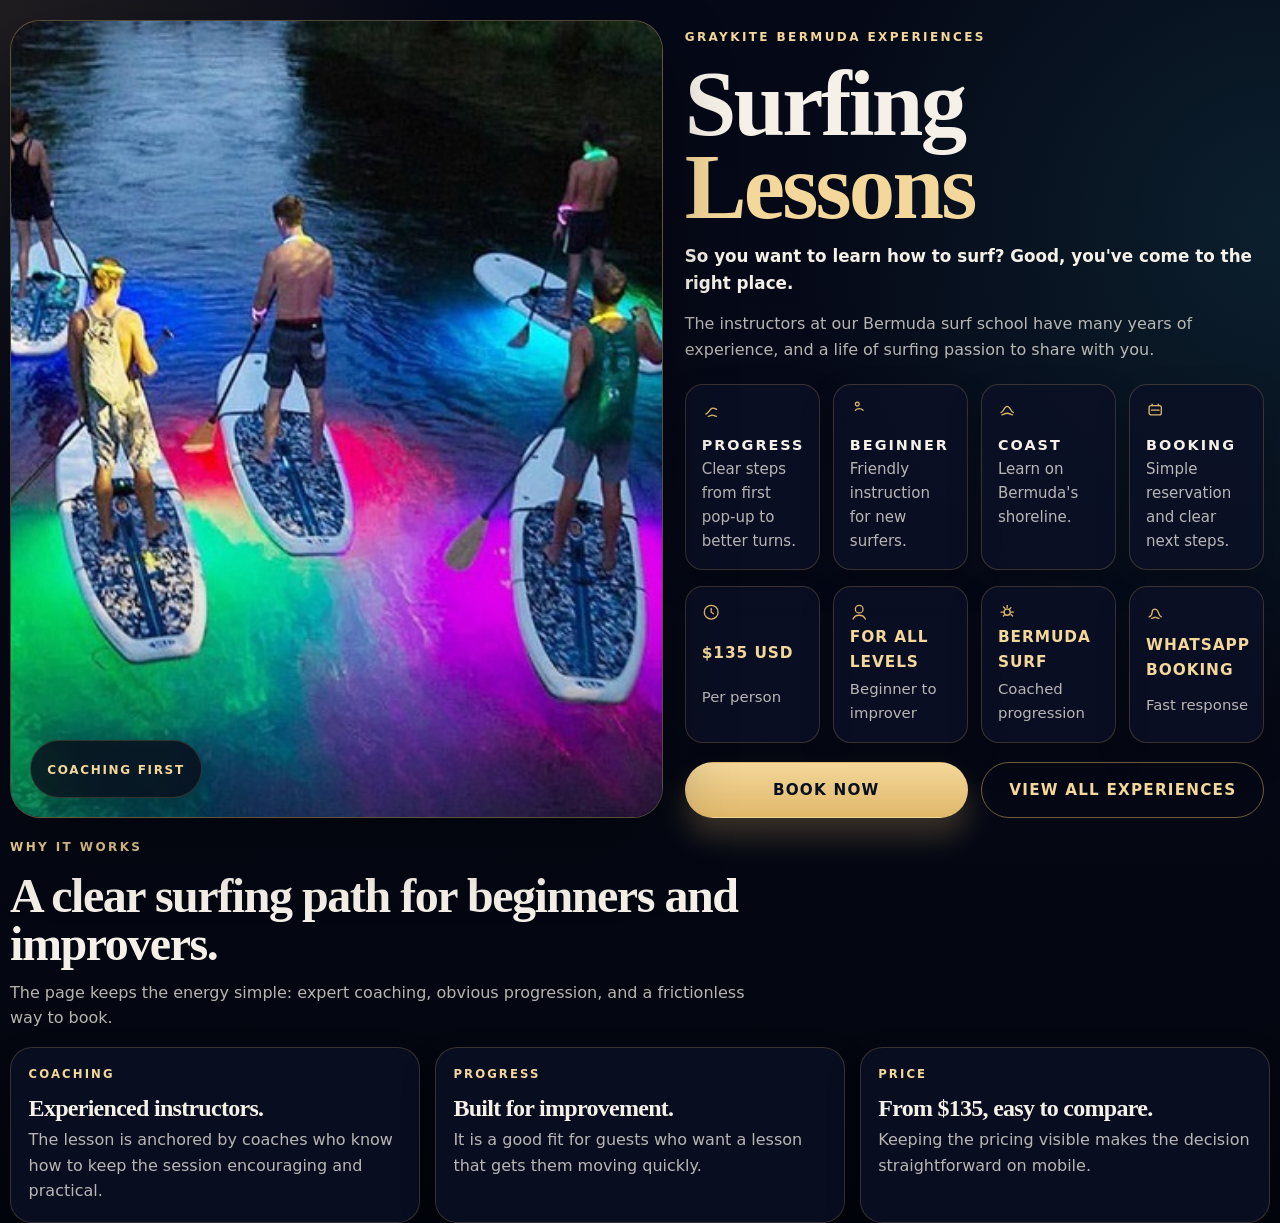
<file: surfing-lessons.html>
<!doctype html>
<html lang="en">

<head>
    <meta charset="utf-8">
    <meta name="viewport" content="width=device-width, initial-scale=1">
    <title>Surfing Lessons | Graykite Bermuda</title>
    <meta name="description" content="Bermuda surfing lessons with experienced coaches, beginner-friendly progression, and a simple premium booking flow.">
    <link rel="canonical" href="https://bermuda.graykite.surf/packages/surfing-lessons/">
    <meta property="og:title" content="Surfing Lessons | Graykite Bermuda">
    <meta property="og:description" content="Beginner-friendly and progressive surfing lessons in Bermuda.">
    <meta property="og:type" content="website">
    <meta property="og:image" content="./photos/1000059887.jpg">
    <meta name="theme-color" content="#050816">
    <link rel="stylesheet" href="./styles.css">
    <script
        type="application/ld+json">{"@context":"https://schema.org","@type":"Product","name":"Surfing Lessons","description":"Bermuda surfing lessons with experienced coaches and a life of surfing passion to share.","brand":{"@type":"Brand","name":"Graykite Bermuda"},"offers":{"@type":"Offer","priceCurrency":"USD","price":"135","availability":"https://schema.org/InStock","url":"https://bermuda.graykite.surf/packages/surfing-lessons/"}}</script>
</head>

<body>
    <main id="main">
        <section class="hero">
            <div class="page-shell hero__grid">
                <div class="hero__visual" aria-hidden="true"><img src="./photos/1000059887.jpg" alt="" loading="eager" decoding="async">
                    <div class="hero__badge"><span class="hero__badge-label">Coaching first</span></div>
                </div>
                <div class="hero__content">
                    <p class="eyebrow">Graykite Bermuda Experiences</p>
                    <h1>Surfing <span>Lessons</span></h1>
                    <p class="hero__lede">So you want to learn how to surf? Good, you've come to the right place.</p>
                    <p class="hero__copy">The instructors at our Bermuda surf school have many years of experience, and a life of surfing passion to share with you.</p>
                    <div class="feature-grid">
                        <article class="feature"><svg viewBox="0 0 24 24" class="feature__icon" aria-hidden="true">
                                <path d="M5 17c3-1 4-4 6-6s4-2 6-1l2 1" fill="none" stroke="currentColor" stroke-width="1.7" stroke-linecap="round" />
                                <path d="M8 20c2.5 0 3.5-1.5 5.5-1.5S16.5 20 19 20" fill="none" stroke="currentColor" stroke-width="1.7" stroke-linecap="round" />
                            </svg>
                            <h2>Progress</h2>
                            <p>Clear steps from first pop-up to better turns.</p>
                        </article>
                        <article class="feature"><svg viewBox="0 0 24 24" class="feature__icon" aria-hidden="true">
                                <path d="M12 4a2.5 2.5 0 1 0 0 .01" fill="none" stroke="currentColor" stroke-width="1.7" />
                                <path d="M7 12c1.5-1.5 3-2 5-2s3.5.5 5 2" fill="none" stroke="currentColor" stroke-width="1.7" stroke-linecap="round" />
                            </svg>
                            <h2>Beginner</h2>
                            <p>Friendly instruction for new surfers.</p>
                        </article>
                        <article class="feature"><svg viewBox="0 0 24 24" class="feature__icon" aria-hidden="true">
                                <path d="M4 15c3 0 4-8 8-8s5 8 8 8" fill="none" stroke="currentColor" stroke-width="1.7" stroke-linecap="round" />
                                <path d="M5 18c2.5 0 3.2-2 7-2s4.5 2 7 2" fill="none" stroke="currentColor" stroke-width="1.7" stroke-linecap="round" />
                            </svg>
                            <h2>Coast</h2>
                            <p>Learn on Bermuda's shoreline.</p>
                        </article>
                        <article class="feature"><svg viewBox="0 0 24 24" class="feature__icon" aria-hidden="true">
                                <rect x="4" y="6" width="16" height="12" rx="2.5" fill="none" stroke="currentColor" stroke-width="1.7" />
                                <path d="M8 6v-2m8 2v-2M7 12h10" fill="none" stroke="currentColor" stroke-width="1.7" stroke-linecap="round" />
                            </svg>
                            <h2>Booking</h2>
                            <p>Simple reservation and clear next steps.</p>
                        </article>
                    </div>
                    <div class="stats-row">
                        <div class="stat"><svg viewBox="0 0 24 24" class="stat__icon" aria-hidden="true">
                                <circle cx="12" cy="12" r="9" fill="none" stroke="currentColor" stroke-width="1.7" />
                                <path d="M12 7v5l3 2" fill="none" stroke="currentColor" stroke-width="1.7" stroke-linecap="round" />
                            </svg><span class="stat__value">$135 USD</span><span class="stat__label">Per person</span></div>
                        <div class="stat"><svg viewBox="0 0 24 24" class="stat__icon" aria-hidden="true">
                                <path d="M17 8a5 5 0 1 1-10 0 5 5 0 0 1 10 0Z" fill="none" stroke="currentColor" stroke-width="1.7" />
                                <path d="M4 21c1.5-3.6 5-5 8-5s6.5 1.4 8 5" fill="none" stroke="currentColor" stroke-width="1.7" stroke-linecap="round" />
                            </svg><span class="stat__value">For all levels</span><span class="stat__label">Beginner to improver</span></div>
                        <div class="stat"><svg viewBox="0 0 24 24" class="stat__icon" aria-hidden="true">
                                <path d="M12 3v3m8 6h-3M7 12H4m12.95-5.95-2.12 2.12M9.17 14.83l-2.12 2.12m0-11.88 2.12 2.12m7.66 7.66 2.12 2.12" fill="none" stroke="currentColor" stroke-width="1.7" stroke-linecap="round" />
                                <circle cx="12" cy="12" r="4" fill="none" stroke="currentColor" stroke-width="1.7" />
                            </svg><span class="stat__value">Bermuda surf</span><span class="stat__label">Coached progression</span></div>
                        <div class="stat"><svg viewBox="0 0 24 24" class="stat__icon" aria-hidden="true">
                                <path d="M4 18c3-1 4-4 4-6s1-4 4-4 3 2 4 4 1 5 4 6" fill="none" stroke="currentColor" stroke-width="1.7" stroke-linecap="round" />
                                <path d="M7 20c2.8 0 3.6-1.5 5-1.5S14.2 20 17 20" fill="none" stroke="currentColor" stroke-width="1.7" stroke-linecap="round" />
                            </svg><span class="stat__value">WhatsApp booking</span><span class="stat__label">Fast response</span></div>
                    </div>
                    <div class="actions"><a class="button button--primary" href="https://wa.me/14419017055" target="_blank" rel="noreferrer">Book now</a><a class="button button--secondary" href="experiences.html">View all experiences</a></div>
                </div>
            </div>
        </section>
        <section class="section section--summary" aria-labelledby="summary-heading">
            <div class="page-shell">
                <div class="section-heading">
                    <p class="eyebrow">Why it works</p>
                    <h2 id="summary-heading">A clear surfing path for beginners and improvers.</h2>
                    <p>The page keeps the energy simple: expert coaching, obvious progression, and a frictionless way to book.</p>
                </div>
                <div class="summary-grid">
                    <article class="summary-card">
                        <p class="summary-card__eyebrow">Coaching</p>
                        <h3>Experienced instructors.</h3>
                        <p>The lesson is anchored by coaches who know how to keep the session encouraging and practical.</p>
                    </article>
                    <article class="summary-card">
                        <p class="summary-card__eyebrow">Progress</p>
                        <h3>Built for improvement.</h3>
                        <p>It is a good fit for guests who want a lesson that gets them moving quickly.</p>
                    </article>
                    <article class="summary-card">
                        <p class="summary-card__eyebrow">Price</p>
                        <h3>From $135, easy to compare.</h3>
                        <p>Keeping the pricing visible makes the decision straightforward on mobile.</p>
                    </article>
                </div>
            </div>
        </section>
    </main>
</body>

</html>
</file>
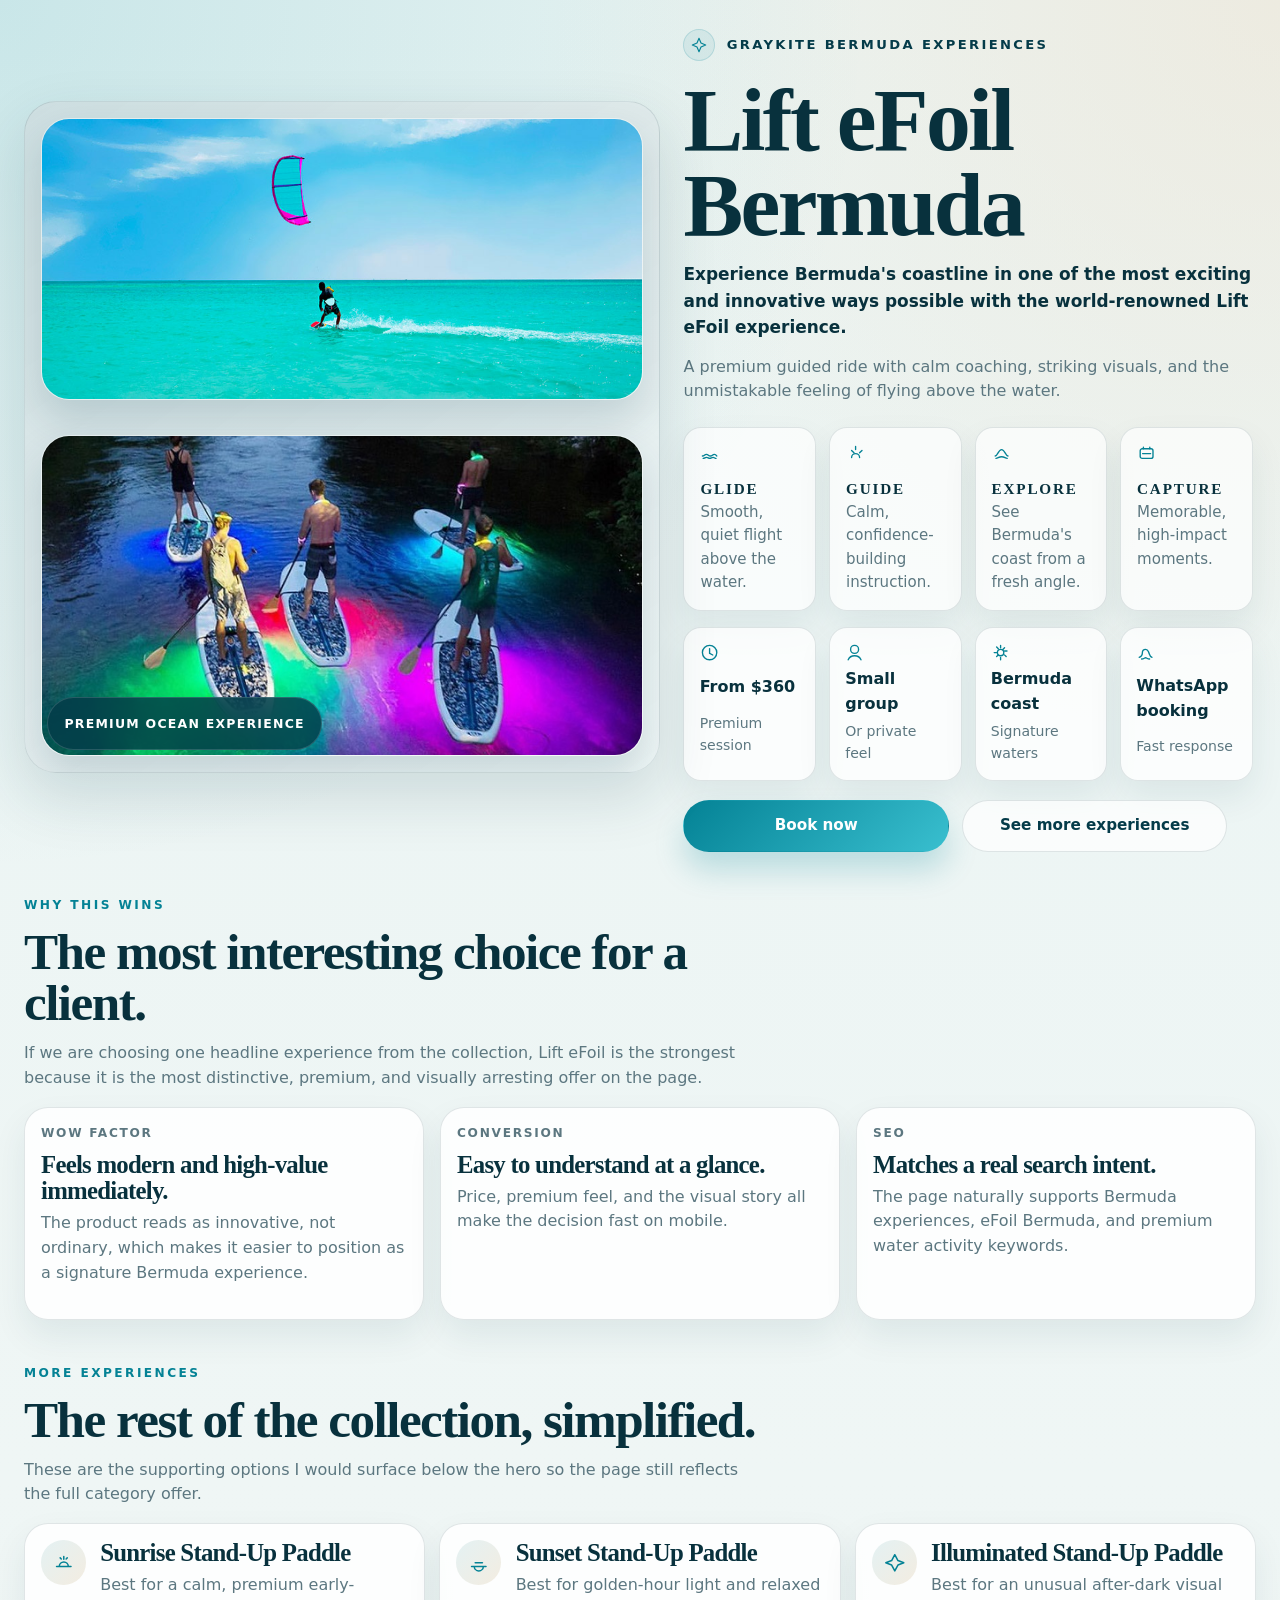
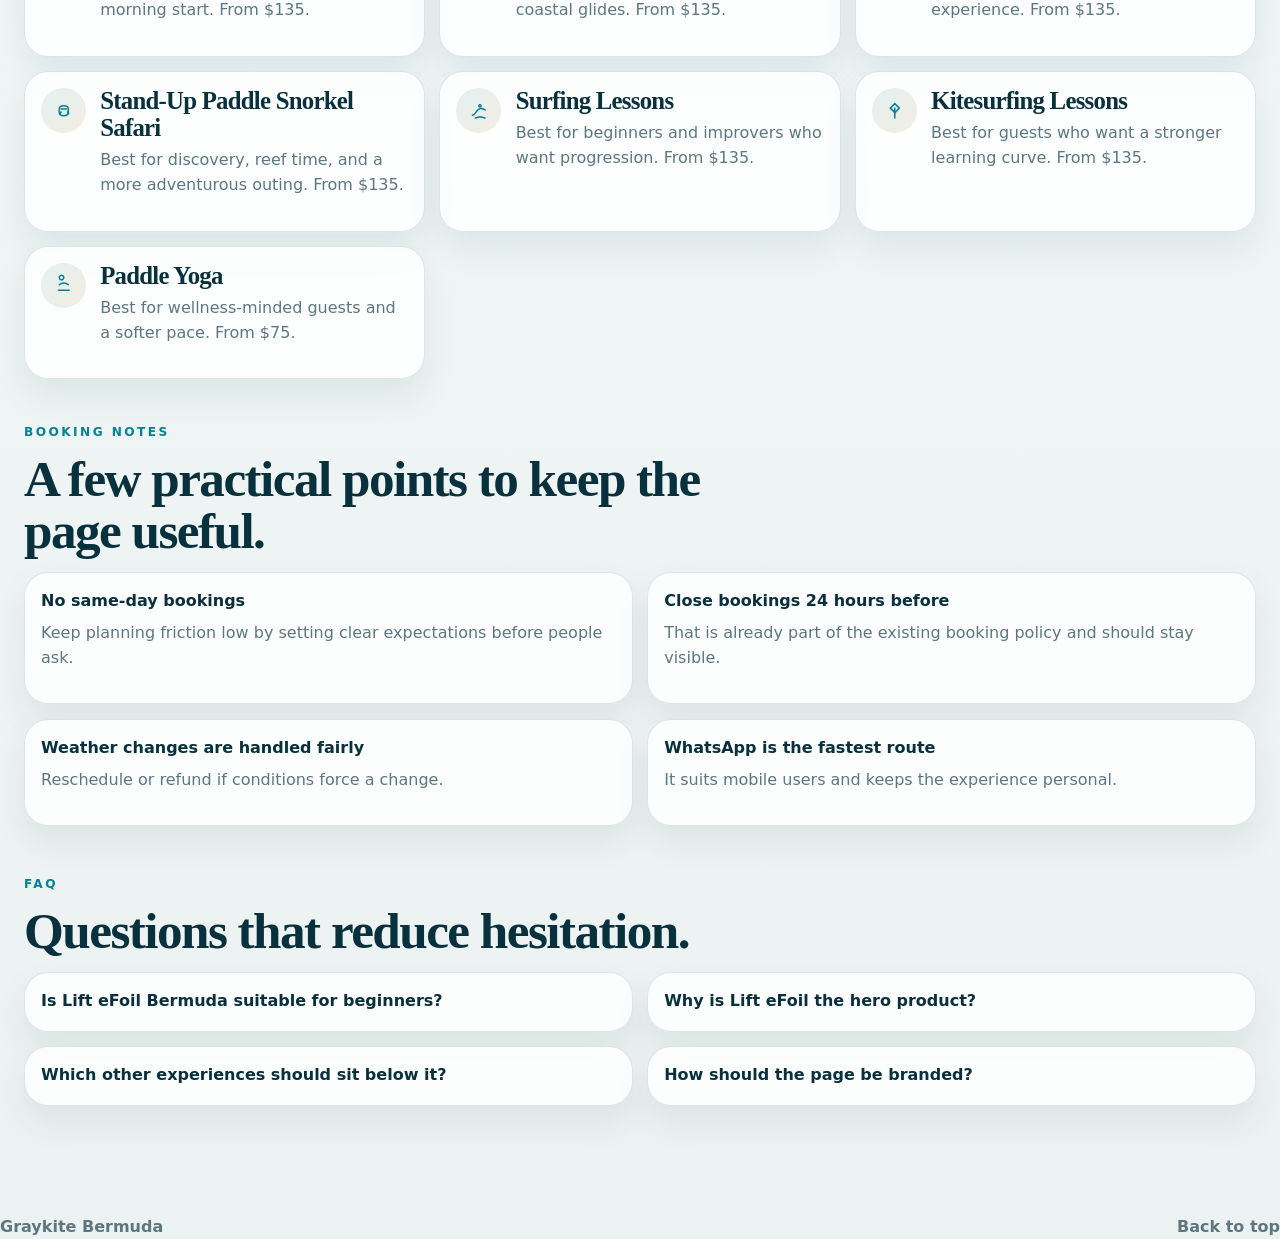
<file: template-variant.html>
<!doctype html>
<html lang="en">

<head>
  <meta charset="utf-8">
  <meta name="viewport" content="width=device-width, initial-scale=1">
  <title>Lift eFoil Bermuda | Premium Ocean Experience | Graykite</title>
  <meta name="description" content="Discover Lift eFoil Bermuda and related Graykite water experiences including sunrise paddles, sunset paddles, snorkel safaris, surfing, kitesurfing, and paddle yoga.">
  <link rel="canonical" href="https://bermuda.graykite.surf/product-category/experiences/">
  <meta property="og:title" content="Lift eFoil Bermuda | Premium Ocean Experience | Graykite">
  <meta property="og:description" content="A Bermuda-styled split-layout landing page based on the template, featuring Lift eFoil and related water experiences.">
  <meta property="og:type" content="website">
  <meta property="og:image" content="./photos/10-secrets-for-beginners-in-foil-surfing-and-electric-foiling-efoil-in-ibiza-9-820x1024.jpeg">
  <meta name="theme-color" content="#0b2d39">
  <link rel="stylesheet" href="./template-variant.css">
  <script type="application/ld+json">
    {
      "@context": "https://schema.org",
      "@type": "Product",
      "name": "Lift eFoil Bermuda",
      "description": "A premium guided Lift eFoil experience in Bermuda.",
      "brand": {
        "@type": "Brand",
        "name": "Graykite Bermuda"
      },
      "offers": {
        "@type": "Offer",
        "priceCurrency": "USD",
        "price": "360",
        "availability": "https://schema.org/InStock",
        "url": "https://bermuda.graykite.surf/product-category/experiences/"
      }
    }
  </script>
</head>

<body>
  <a class="skip-link" href="#content">Skip to content</a>

  <main id="content" class="page">
    <section class="hero">
      <div class="hero__visual">
        <div class="hero__frame hero__frame--top">
          <img src="./photos/1000059914.jpg" alt="Kitesurfer on bright turquoise Bermuda water" loading="eager" decoding="async">
        </div>
        <div class="hero__frame hero__frame--bottom">
          <img src="./photos/1000059887.jpg" alt="Paddleboarders at sunset over glowing water" loading="eager" decoding="async">
        </div>
        <div class="hero__badge">
          <span class="hero__badge-label">Premium ocean experience</span>
        </div>
      </div>

      <div class="hero__content">
        <div class="eyebrow-row">
          <span class="eyebrow-mark" aria-hidden="true">
            <svg viewBox="0 0 24 24" class="eyebrow-mark__icon" role="img" aria-hidden="true">
              <path d="M12 2 9 9l-7 3 7 3 3 7 3-7 7-3-7-3-3-7Z" fill="none" stroke="currentColor" stroke-width="1.7" stroke-linejoin="round" />
            </svg>
          </span>
          <span>Graykite Bermuda Experiences</span>
        </div>

        <h1>Lift eFoil Bermuda</h1>
        <p class="hero__lede">
          Experience Bermuda's coastline in one of the most exciting and innovative ways possible with the world-renowned Lift eFoil experience.
        </p>
        <p class="hero__copy">
          A premium guided ride with calm coaching, striking visuals, and the unmistakable feeling of flying above the water.
        </p>

        <div class="feature-grid" aria-label="Experience highlights">
          <article class="feature">
            <svg viewBox="0 0 24 24" class="feature__icon" aria-hidden="true">
              <path d="M3 15c2.5 0 2.5-2 5-2s2.5 2 5 2 2.5-2 5-2 2.5 2 3 2" fill="none" stroke="currentColor" stroke-width="1.7" stroke-linecap="round" />
              <path d="M4 18c1.8 0 2.4-1.2 4.1-1.2 1.8 0 2.4 1.2 4.1 1.2s2.4-1.2 4.1-1.2c1.8 0 2.4 1.2 3.7 1.2" fill="none" stroke="currentColor" stroke-width="1.7" stroke-linecap="round" />
            </svg>
            <h2>Glide</h2>
            <p>Smooth, quiet flight above the water.</p>
          </article>
          <article class="feature">
            <svg viewBox="0 0 24 24" class="feature__icon" aria-hidden="true">
              <path d="M7 17a5 5 0 1 1 10 0" fill="none" stroke="currentColor" stroke-width="1.7" stroke-linecap="round" />
              <path d="M12 3v4m8 1-3 3m-10-3 3 3" fill="none" stroke="currentColor" stroke-width="1.7" stroke-linecap="round" />
            </svg>
            <h2>Guide</h2>
            <p>Calm, confidence-building instruction.</p>
          </article>
          <article class="feature">
            <svg viewBox="0 0 24 24" class="feature__icon" aria-hidden="true">
              <path d="M4 15c3 0 4-8 8-8s5 8 8 8" fill="none" stroke="currentColor" stroke-width="1.7" stroke-linecap="round" />
              <path d="M5 18c2.5 0 3.2-2 7-2s4.5 2 7 2" fill="none" stroke="currentColor" stroke-width="1.7" stroke-linecap="round" />
            </svg>
            <h2>Explore</h2>
            <p>See Bermuda's coast from a fresh angle.</p>
          </article>
          <article class="feature">
            <svg viewBox="0 0 24 24" class="feature__icon" aria-hidden="true">
              <rect x="4" y="6" width="16" height="12" rx="2.5" fill="none" stroke="currentColor" stroke-width="1.7" />
              <path d="M8 6v-2m8 2v-2M7 12h10" fill="none" stroke="currentColor" stroke-width="1.7" stroke-linecap="round" />
            </svg>
            <h2>Capture</h2>
            <p>Memorable, high-impact moments.</p>
          </article>
        </div>

        <div class="stats-row" aria-label="Experience details">
          <div class="stat">
            <svg viewBox="0 0 24 24" class="stat__icon" aria-hidden="true">
              <path d="M12 7v6l4 2" fill="none" stroke="currentColor" stroke-width="1.7" stroke-linecap="round" />
              <circle cx="12" cy="12" r="9" fill="none" stroke="currentColor" stroke-width="1.7" />
            </svg>
            <span class="stat__value">From $360</span>
            <span class="stat__label">Premium session</span>
          </div>
          <div class="stat">
            <svg viewBox="0 0 24 24" class="stat__icon" aria-hidden="true">
              <path d="M17 8a5 5 0 1 1-10 0 5 5 0 0 1 10 0Z" fill="none" stroke="currentColor" stroke-width="1.7" />
              <path d="M4 21c1.5-3.6 5-5 8-5s6.5 1.4 8 5" fill="none" stroke="currentColor" stroke-width="1.7" stroke-linecap="round" />
            </svg>
            <span class="stat__value">Small group</span>
            <span class="stat__label">Or private feel</span>
          </div>
          <div class="stat">
            <svg viewBox="0 0 24 24" class="stat__icon" aria-hidden="true">
              <path d="M12 3v3m0 12v3m8-11h-3M7 12H4m12.95-5.95-2.12 2.12M9.17 14.83l-2.12 2.12m0-11.88 2.12 2.12m7.66 7.66 2.12 2.12" fill="none" stroke="currentColor" stroke-width="1.7" stroke-linecap="round" />
              <circle cx="12" cy="12" r="4" fill="none" stroke="currentColor" stroke-width="1.7" />
            </svg>
            <span class="stat__value">Bermuda coast</span>
            <span class="stat__label">Signature waters</span>
          </div>
          <div class="stat">
            <svg viewBox="0 0 24 24" class="stat__icon" aria-hidden="true">
              <path d="M4 18c3-1 4-4 4-6s1-4 4-4 3 2 4 4 1 5 4 6" fill="none" stroke="currentColor" stroke-width="1.7" stroke-linecap="round" />
              <path d="M7 20c2.8 0 3.6-1.5 5-1.5S14.2 20 17 20" fill="none" stroke="currentColor" stroke-width="1.7" stroke-linecap="round" />
            </svg>
            <span class="stat__value">WhatsApp booking</span>
            <span class="stat__label">Fast response</span>
          </div>
        </div>

        <div class="actions">
          <a class="button button--primary" href="https://wa.me/14419017055" target="_blank" rel="noreferrer">Book now</a>
          <a class="button button--secondary" href="https://bermuda.graykite.surf/product-category/experiences/">See more experiences</a>
        </div>
      </div>
    </section>

    <section class="section section--summary" aria-labelledby="summary-heading">
      <div class="section-shell">
        <div class="section-heading">
          <p class="eyebrow">Why this wins</p>
          <h2 id="summary-heading">The most interesting choice for a client.</h2>
          <p>
            If we are choosing one headline experience from the collection, Lift eFoil is the strongest because it is the most distinctive, premium, and visually arresting offer on the page.
          </p>
        </div>

        <div class="summary-grid">
          <article class="summary-card">
            <p class="summary-card__eyebrow">Wow factor</p>
            <h3>Feels modern and high-value immediately.</h3>
            <p>The product reads as innovative, not ordinary, which makes it easier to position as a signature Bermuda experience.</p>
          </article>
          <article class="summary-card">
            <p class="summary-card__eyebrow">Conversion</p>
            <h3>Easy to understand at a glance.</h3>
            <p>Price, premium feel, and the visual story all make the decision fast on mobile.</p>
          </article>
          <article class="summary-card">
            <p class="summary-card__eyebrow">SEO</p>
            <h3>Matches a real search intent.</h3>
            <p>The page naturally supports Bermuda experiences, eFoil Bermuda, and premium water activity keywords.</p>
          </article>
        </div>
      </div>
    </section>

    <section class="section section--collection" aria-labelledby="collection-heading">
      <div class="section-shell">
        <div class="section-heading">
          <p class="eyebrow">More experiences</p>
          <h2 id="collection-heading">The rest of the collection, simplified.</h2>
          <p>These are the supporting options I would surface below the hero so the page still reflects the full category offer.</p>
        </div>

        <div class="collection-grid">
          <article class="collection-card">
            <span class="collection-card__icon" aria-hidden="true">
              <svg viewBox="0 0 24 24">
                <path d="M4 16h16" fill="none" stroke="currentColor" stroke-width="1.7" stroke-linecap="round" />
                <path d="M7 16a5 5 0 0 1 10 0" fill="none" stroke="currentColor" stroke-width="1.7" />
                <path d="M12 5v3m-4-1.5 1.2 1.2m6.6-1.2-1.2 1.2" fill="none" stroke="currentColor" stroke-width="1.7" stroke-linecap="round" />
              </svg>
            </span>
            <div>
              <h3>Sunrise Stand-Up Paddle</h3>
              <p>Best for a calm, premium early-morning start. From $135.</p>
            </div>
          </article>
          <article class="collection-card">
            <span class="collection-card__icon" aria-hidden="true">
              <svg viewBox="0 0 24 24">
                <path d="M4 16h16" fill="none" stroke="currentColor" stroke-width="1.7" stroke-linecap="round" />
                <path d="M7 16a5 5 0 0 0 10 0" fill="none" stroke="currentColor" stroke-width="1.7" />
                <path d="M8 12h8" fill="none" stroke="currentColor" stroke-width="1.7" stroke-linecap="round" />
              </svg>
            </span>
            <div>
              <h3>Sunset Stand-Up Paddle</h3>
              <p>Best for golden-hour light and relaxed coastal glides. From $135.</p>
            </div>
          </article>
          <article class="collection-card">
            <span class="collection-card__icon" aria-hidden="true">
              <svg viewBox="0 0 24 24">
                <path d="M12 3 8.5 9.5 2 12l6.5 2.5L12 21l3.5-6.5L22 12l-6.5-2.5L12 3Z" fill="none" stroke="currentColor" stroke-width="1.7" stroke-linejoin="round" />
              </svg>
            </span>
            <div>
              <h3>Illuminated Stand-Up Paddle</h3>
              <p>Best for an unusual after-dark visual experience. From $135.</p>
            </div>
          </article>
          <article class="collection-card">
            <span class="collection-card__icon" aria-hidden="true">
              <svg viewBox="0 0 24 24">
                <path d="M7 10c0-2 2.2-3.5 5-3.5S17 8 17 10v4c0 2-2.2 3.5-5 3.5S7 16 7 14v-4Z" fill="none" stroke="currentColor" stroke-width="1.7" />
                <path d="M9 10h6m-7.5 5 1.5-1.5m8.5 1.5-1.5-1.5" fill="none" stroke="currentColor" stroke-width="1.7" stroke-linecap="round" />
              </svg>
            </span>
            <div>
              <h3>Stand-Up Paddle Snorkel Safari</h3>
              <p>Best for discovery, reef time, and a more adventurous outing. From $135.</p>
            </div>
          </article>
          <article class="collection-card">
            <span class="collection-card__icon" aria-hidden="true">
              <svg viewBox="0 0 24 24">
                <path d="M5 17c3-1 4-4 6-6s4-2 6-1l2 1" fill="none" stroke="currentColor" stroke-width="1.7" stroke-linecap="round" />
                <path d="M8 20c2.5 0 3.5-1.5 5.5-1.5S16.5 20 19 20" fill="none" stroke="currentColor" stroke-width="1.7" stroke-linecap="round" />
                <path d="M12 6.5a1.3 1.3 0 1 1 0 .01" fill="none" stroke="currentColor" stroke-width="1.7" />
              </svg>
            </span>
            <div>
              <h3>Surfing Lessons</h3>
              <p>Best for beginners and improvers who want progression. From $135.</p>
            </div>
          </article>
          <article class="collection-card">
            <span class="collection-card__icon" aria-hidden="true">
              <svg viewBox="0 0 24 24">
                <path d="M12 4 7 9l5 5 5-5-5-5Z" fill="none" stroke="currentColor" stroke-width="1.7" stroke-linejoin="round" />
                <path d="M12 9v11" fill="none" stroke="currentColor" stroke-width="1.7" stroke-linecap="round" />
              </svg>
            </span>
            <div>
              <h3>Kitesurfing Lessons</h3>
              <p>Best for guests who want a stronger learning curve. From $135.</p>
            </div>
          </article>
          <article class="collection-card">
            <span class="collection-card__icon" aria-hidden="true">
              <svg viewBox="0 0 24 24">
                <path d="M12 4a2.5 2.5 0 1 0 0 .01" fill="none" stroke="currentColor" stroke-width="1.7" />
                <path d="M7 12c1.5-1.5 3-2 5-2s3.5.5 5 2" fill="none" stroke="currentColor" stroke-width="1.7" stroke-linecap="round" />
                <path d="M6 18h12" fill="none" stroke="currentColor" stroke-width="1.7" stroke-linecap="round" />
              </svg>
            </span>
            <div>
              <h3>Paddle Yoga</h3>
              <p>Best for wellness-minded guests and a softer pace. From $75.</p>
            </div>
          </article>
        </div>
      </div>
    </section>

    <section class="section section--notes" aria-labelledby="notes-heading">
      <div class="section-shell notes-shell">
        <div class="section-heading">
          <p class="eyebrow">Booking notes</p>
          <h2 id="notes-heading">A few practical points to keep the page useful.</h2>
        </div>

        <div class="notes-grid">
          <div class="note">
            <strong>No same-day bookings</strong>
            <p>Keep planning friction low by setting clear expectations before people ask.</p>
          </div>
          <div class="note">
            <strong>Close bookings 24 hours before</strong>
            <p>That is already part of the existing booking policy and should stay visible.</p>
          </div>
          <div class="note">
            <strong>Weather changes are handled fairly</strong>
            <p>Reschedule or refund if conditions force a change.</p>
          </div>
          <div class="note">
            <strong>WhatsApp is the fastest route</strong>
            <p>It suits mobile users and keeps the experience personal.</p>
          </div>
        </div>
      </div>
    </section>

    <section class="section section--faq" aria-labelledby="faq-heading">
      <div class="section-shell">
        <div class="section-heading">
          <p class="eyebrow">FAQ</p>
          <h2 id="faq-heading">Questions that reduce hesitation.</h2>
        </div>

        <div class="faq-list">
          <details>
            <summary>Is Lift eFoil Bermuda suitable for beginners?</summary>
            <p>Yes. It should be presented as a guided premium session where coaching helps the rider progress with confidence.</p>
          </details>
          <details>
            <summary>Why is Lift eFoil the hero product?</summary>
            <p>It is the most innovative, visually striking, and premium-feeling experience in the category.</p>
          </details>
          <details>
            <summary>Which other experiences should sit below it?</summary>
            <p>The strongest supporting choices are sunrise paddle, sunset paddle, snorkel safari, surfing, kitesurfing, and paddle yoga.</p>
          </details>
          <details>
            <summary>How should the page be branded?</summary>
            <p>Keep Graykite Bermuda's light ocean palette, sand tones, teal accents, and clean premium typography instead of the template's dark-gold look.</p>
          </details>
        </div>
      </div>
    </section>
  </main>

  <footer class="footer">
    <div class="section-shell footer__shell">
      <p>Graykite Bermuda</p>
      <a href="#content">Back to top</a>
    </div>
  </footer>
</body>

</html>
</file>
<file: styles.css>
:root {
  --bg: #050816;
  --bg-soft: #0a1024;
  --surface: rgba(11, 17, 38, 0.88);
  --surface-strong: #111832;
  --ink: #f6f1e8;
  --muted: rgba(246, 241, 232, 0.74);
  --gold: #e0b86a;
  --gold-strong: #f4d79a;
  --gold-deep: #9b7734;
  --line: rgba(224, 184, 106, 0.22);
  --shadow: 0 28px 70px rgba(0, 0, 0, 0.35);
  --shadow-soft: 0 16px 34px rgba(0, 0, 0, 0.24);
  --radius-xl: 30px;
  --radius-lg: 22px;
  --radius-md: 18px;
  --content-max: 1320px;
}

* {
  box-sizing: border-box;
}

html {
  scroll-behavior: smooth;
}

body {
  margin: 0;
  color: var(--ink);
  background:
    radial-gradient(circle at top left, rgba(224, 184, 106, 0.12), transparent 26%),
    radial-gradient(circle at right 18%, rgba(55, 189, 204, 0.12), transparent 30%),
    linear-gradient(180deg, #050816 0%, #060a18 45%, #03050d 100%);
  font-family: "Avenir Next", "Segoe UI", "Trebuchet MS", system-ui, sans-serif;
  line-height: 1.6;
  text-rendering: optimizeLegibility;
  -webkit-font-smoothing: antialiased;
}

img {
  display: block;
  max-width: 100%;
}

a {
  color: inherit;
}

p,
h1,
h2,
h3 {
  margin-top: 0;
}

.skip-link {
  position: absolute;
  left: 1rem;
  top: -4rem;
  z-index: 30;
  padding: 0.85rem 1rem;
  color: #0b1022;
  background: var(--gold-strong);
  border-radius: 999px;
  text-decoration: none;
}

.skip-link:focus {
  top: 1rem;
}

.page-shell {
  width: min(100% - 1.25rem, var(--content-max));
  margin: 0 auto;
}

.topbar {
  position: sticky;
  top: 0;
  z-index: 20;
  backdrop-filter: blur(18px);
  background: rgba(5, 8, 22, 0.72);
  border-bottom: 1px solid rgba(224, 184, 106, 0.14);
}

.topbar__inner {
  display: flex;
  align-items: center;
  justify-content: space-between;
  gap: 1rem;
  min-height: 4.5rem;
}

.brand {
  display: inline-flex;
  align-items: center;
  gap: 0.8rem;
  color: var(--gold-strong);
  font-size: 0.78rem;
  font-weight: 800;
  letter-spacing: 0.16em;
  text-transform: uppercase;
}

.brand__mark {
  display: grid;
  place-items: center;
  width: 2rem;
  height: 2rem;
  color: #050816;
  background: linear-gradient(180deg, var(--gold-strong), var(--gold));
  border-radius: 50%;
  box-shadow: 0 12px 24px rgba(224, 184, 106, 0.28);
}

.nav {
  display: flex;
  align-items: center;
  gap: 1rem;
  flex-wrap: wrap;
}

.nav a {
  color: rgba(246, 241, 232, 0.78);
  font-size: 0.85rem;
  font-weight: 700;
  letter-spacing: 0.08em;
  text-decoration: none;
  text-transform: uppercase;
}

.nav a:hover,
.nav a:focus-visible {
  color: var(--gold-strong);
}

.hero {
  padding: 1rem 0 0;
}

.hero__grid {
  display: grid;
  gap: 1rem;
}

.hero__visual {
  position: relative;
  overflow: hidden;
  min-height: 31rem;
  border: 1px solid rgba(224, 184, 106, 0.3);
  border-radius: var(--radius-xl);
  box-shadow: var(--shadow);
  background:
    linear-gradient(145deg, rgba(224, 184, 106, 0.18), rgba(255, 255, 255, 0.02)),
    #080d1c;
}

.hero__visual::after {
  content: "";
  position: absolute;
  inset: 0;
  background: linear-gradient(180deg, transparent 52%, rgba(5, 8, 22, 0.2) 100%);
  pointer-events: none;
}

.hero__visual img {
  position: absolute;
  inset: 0;
  width: 100%;
  height: 100%;
  object-fit: cover;
}

.hero__badge {
  position: absolute;
  left: 1.2rem;
  bottom: 1.2rem;
  z-index: 1;
  padding: 0.95rem 1rem;
  color: var(--gold-strong);
  background: rgba(9, 11, 25, 0.8);
  border: 1px solid rgba(224, 184, 106, 0.18);
  border-radius: 999px;
  backdrop-filter: blur(14px);
  box-shadow: 0 16px 24px rgba(0, 0, 0, 0.2);
}

.hero__badge-label {
  font-size: 0.75rem;
  font-weight: 800;
  letter-spacing: 0.14em;
  text-transform: uppercase;
}

.hero__content {
  padding: 0.5rem 0.15rem 0;
}

.eyebrow {
  margin: 0 0 0.9rem;
  color: var(--gold-strong);
  font-size: 0.75rem;
  font-weight: 800;
  letter-spacing: 0.2em;
  text-transform: uppercase;
}

h1,
h2,
h3 {
  font-family: "Cormorant Garamond", "Iowan Old Style", Georgia, serif;
  letter-spacing: -0.03em;
}

h1 {
  margin-bottom: 0.9rem;
  font-size: clamp(3rem, 8vw, 5.8rem);
  line-height: 0.9;
}

h1 span {
  color: var(--gold-strong);
}

h2 {
  margin-bottom: 0.75rem;
  font-size: clamp(1.9rem, 4.7vw, 3rem);
  line-height: 1;
}

h3 {
  margin-bottom: 0.35rem;
  font-size: clamp(1.18rem, 2vw, 1.5rem);
  line-height: 1.1;
}

.hero__lede {
  max-width: 45rem;
  margin-bottom: 0.9rem;
  color: var(--ink);
  font-size: 1.05rem;
  font-weight: 650;
}

.hero__copy {
  max-width: 42rem;
  margin-bottom: 1.35rem;
  color: var(--muted);
}

.feature-grid {
  display: grid;
  grid-template-columns: repeat(2, minmax(0, 1fr));
  gap: 0.8rem;
  margin-bottom: 1rem;
}

.feature {
  padding: 1rem;
  background: rgba(12, 17, 39, 0.76);
  border: 1px solid var(--line);
  border-radius: var(--radius-md);
  box-shadow: var(--shadow-soft);
}

.feature__icon,
.stat__icon {
  width: 1.15rem;
  height: 1.15rem;
  color: var(--gold);
}

.feature h2 {
  margin: 0.68rem 0 0.28rem;
  font-family: "Avenir Next", "Segoe UI", system-ui, sans-serif;
  font-size: 0.9rem;
  font-weight: 800;
  letter-spacing: 0.14em;
  text-transform: uppercase;
}

.feature p {
  margin: 0;
  color: var(--muted);
  font-size: 0.94rem;
}

.stats-row {
  display: grid;
  grid-template-columns: repeat(2, minmax(0, 1fr));
  gap: 0.8rem;
  margin-bottom: 1.2rem;
}

.stat {
  display: grid;
  gap: 0.25rem;
  padding: 1rem;
  background: rgba(12, 17, 39, 0.76);
  border: 1px solid var(--line);
  border-radius: var(--radius-md);
  box-shadow: var(--shadow-soft);
}

.stat__value {
  color: var(--gold-strong);
  font-size: 0.96rem;
  font-weight: 800;
  letter-spacing: 0.06em;
  text-transform: uppercase;
}

.stat__label {
  color: var(--muted);
  font-size: 0.93rem;
}

.actions {
  display: grid;
  gap: 0.85rem;
}

.button {
  display: inline-flex;
  align-items: center;
  justify-content: center;
  min-height: 3.15rem;
  padding: 0.92rem 1.2rem;
  border: 1px solid transparent;
  border-radius: 999px;
  font-size: 0.95rem;
  font-weight: 800;
  letter-spacing: 0.08em;
  text-align: center;
  text-decoration: none;
  text-transform: uppercase;
  transition: transform 160ms ease, box-shadow 160ms ease, background-color 160ms ease, border-color 160ms ease;
}

.button:hover {
  transform: translateY(-1px);
}

.button:active {
  transform: translateY(1px);
}

.button:focus-visible,
a:focus-visible {
  outline: 3px solid rgba(224, 184, 106, 0.34);
  outline-offset: 3px;
}

.button--primary {
  color: #08101f;
  background: linear-gradient(180deg, var(--gold-strong), var(--gold));
  box-shadow: 0 18px 30px rgba(224, 184, 106, 0.24);
}

.button--secondary {
  color: var(--gold-strong);
  background: transparent;
  border-color: rgba(224, 184, 106, 0.48);
}

.section {
  padding: 1.25rem 0 0;
}

.section-heading {
  max-width: 48rem;
  margin-bottom: 1rem;
}

.section-heading p:not(.eyebrow) {
  color: var(--muted);
}

.summary-grid {
  display: grid;
  gap: 0.9rem;
}

.summary-card {
  padding: 1.1rem;
  background: rgba(12, 17, 39, 0.72);
  border: 1px solid var(--line);
  border-radius: var(--radius-lg);
  box-shadow: var(--shadow-soft);
}

.summary-card__eyebrow {
  margin: 0 0 0.7rem;
  color: var(--gold-strong);
  font-size: 0.73rem;
  font-weight: 800;
  letter-spacing: 0.18em;
  text-transform: uppercase;
}

.summary-card p:last-child {
  color: var(--muted);
  margin-bottom: 0;
}

.section--strip {
  padding-bottom: 4rem;
}

.hero--overview {
  padding-top: 1rem;
}

.section--rows {
  padding-top: 1.5rem;
  padding-bottom: 4rem;
}

.row-list {
  display: grid;
  gap: 0;
}

.experience-row {
  display: block;
  width: 100vw;
  margin-left: calc(50% - 50vw);
  padding: 1rem max(1rem, calc((100vw - min(100vw, var(--content-max))) / 2 + 1rem));
  background: rgba(12, 17, 39, 0.76);
  border: 1px solid var(--line);
  border-radius: 0;
  box-shadow: var(--shadow-soft);
}

.experience-row__inner {
  display: grid;
  gap: 1rem;
}

.experience-row--feature {
  border-color: rgba(224, 184, 106, 0.34);
}

.experience-row__media {
  display: block;
  overflow: hidden;
  border-radius: calc(var(--radius-lg) - 2px);
  background: #08101f;
}

.experience-row__media img {
  width: 100%;
  aspect-ratio: 1.25 / 0.85;
  object-fit: cover;
  transition: transform 260ms ease;
}

.experience-row__media:hover img {
  transform: scale(1.03);
}

.experience-row__body {
  display: grid;
  gap: 0.9rem;
}

.experience-row__badge {
  display: inline-flex;
  width: fit-content;
  margin-bottom: 0.7rem;
  padding: 0.35rem 0.6rem;
  color: #08101f;
  background: linear-gradient(180deg, var(--gold-strong), var(--gold));
  border-radius: 999px;
  font-size: 0.72rem;
  font-weight: 800;
  letter-spacing: 0.16em;
  text-transform: uppercase;
}

.experience-row__top p {
  color: var(--muted);
  margin-bottom: 0;
}

.experience-row__meta {
  display: flex;
  align-items: center;
  justify-content: space-between;
  gap: 1rem;
  padding-top: 0.85rem;
  border-top: 1px solid rgba(224, 184, 106, 0.14);
  color: var(--gold-strong);
  font-size: 0.82rem;
  font-weight: 800;
  letter-spacing: 0.12em;
  text-transform: uppercase;
}

.strip {
  display: flex;
  flex-direction: column;
  gap: 1rem;
  padding: 1.1rem;
  background:
    linear-gradient(135deg, rgba(224, 184, 106, 0.12), rgba(255, 255, 255, 0.02)),
    rgba(12, 17, 39, 0.76);
  border: 1px solid rgba(224, 184, 106, 0.18);
  border-radius: var(--radius-xl);
  box-shadow: var(--shadow);
}

.strip p {
  max-width: 40rem;
  color: var(--muted);
}

@media (min-width: 780px) {
  .hero {
    padding-top: 1.25rem;
  }

  .hero__grid {
    grid-template-columns: 1.05fr 0.95fr;
    align-items: stretch;
  }

  .hero__visual {
    min-height: 40rem;
  }

  .hero__content {
    align-self: center;
    padding: 0.5rem 0.35rem 0;
  }

  .actions {
    grid-template-columns: repeat(2, minmax(0, 1fr));
    max-width: 42rem;
  }

  .summary-grid {
    grid-template-columns: repeat(3, minmax(0, 1fr));
  }

  .experience-row {
    padding-top: 1.1rem;
    padding-bottom: 1.1rem;
  }

  .experience-row__inner {
    grid-template-columns: minmax(280px, 0.92fr) minmax(0, 1.08fr);
    align-items: stretch;
  }

  .experience-row__media img {
    aspect-ratio: 1 / 1;
    min-height: 100%;
  }

  .strip {
    flex-direction: row;
    align-items: center;
    justify-content: space-between;
    gap: 2rem;
    padding: 1.4rem 1.5rem;
  }

  .strip > div:first-child {
    max-width: 54rem;
  }
}

@media (min-width: 1080px) {
  .feature-grid {
    grid-template-columns: repeat(4, minmax(0, 1fr));
  }

  .stats-row {
    grid-template-columns: repeat(4, minmax(0, 1fr));
  }

  .row-list {
    gap: 0;
  }
}

@media (max-width: 779px) {
  .topbar__inner {
    padding: 0.5rem 0;
    align-items: flex-start;
    flex-direction: column;
  }

  .nav {
    gap: 0.75rem 1rem;
  }

  .nav a {
    font-size: 0.78rem;
  }

  h1 {
    font-size: clamp(2.6rem, 15vw, 4.5rem);
  }
}
</file>
<file: template-variant.css>
:root {
  --bg: #eaf4f3;
  --bg-alt: #dbeceb;
  --surface: rgba(255, 255, 255, 0.92);
  --surface-strong: #ffffff;
  --ink: #08313d;
  --muted: #5c7780;
  --teal: #048295;
  --teal-deep: #043b49;
  --sea: #1f9eb0;
  --sand: #efe5d4;
  --sand-strong: #f6efe3;
  --line: rgba(8, 49, 61, 0.12);
  --shadow: 0 24px 60px rgba(4, 59, 73, 0.14);
  --shadow-soft: 0 16px 34px rgba(4, 59, 73, 0.08);
  --radius-xl: 32px;
  --radius-lg: 24px;
  --radius-md: 18px;
  --radius-sm: 14px;
  --content-max: 1240px;
}

* {
  box-sizing: border-box;
}

html {
  scroll-behavior: smooth;
}

body {
  margin: 0;
  color: var(--ink);
  background:
    radial-gradient(circle at top left, rgba(28, 158, 176, 0.16), transparent 28%),
    radial-gradient(circle at top right, rgba(239, 229, 212, 0.6), transparent 24%),
    linear-gradient(180deg, var(--bg) 0%, #eff6f5 52%, #ecf2f1 100%);
  font-family: Inter, ui-sans-serif, system-ui, -apple-system, BlinkMacSystemFont, "Segoe UI", sans-serif;
  line-height: 1.55;
  text-rendering: optimizeLegibility;
  -webkit-font-smoothing: antialiased;
}

img {
  display: block;
  max-width: 100%;
}

a {
  color: inherit;
}

p,
h1,
h2,
h3 {
  margin-top: 0;
}

.skip-link {
  position: absolute;
  left: 1rem;
  top: -4rem;
  z-index: 20;
  padding: 0.8rem 1rem;
  color: #fff;
  background: var(--teal-deep);
  border-radius: 999px;
  text-decoration: none;
}

.skip-link:focus {
  top: 1rem;
}

.page {
  width: min(100% - 1.25rem, var(--content-max));
  margin: 0 auto;
  padding: 1rem 0 5rem;
}

.hero {
  display: grid;
  gap: 1rem;
}

.hero__visual {
  position: relative;
  min-height: 34rem;
  padding: 1rem;
  background:
    linear-gradient(145deg, rgba(4, 59, 73, 0.12), rgba(4, 130, 149, 0.03)),
    rgba(255, 255, 255, 0.56);
  border: 1px solid var(--line);
  border-radius: var(--radius-xl);
  box-shadow: var(--shadow);
  overflow: hidden;
}

.hero__frame {
  position: absolute;
  overflow: hidden;
  border: 1px solid rgba(255, 255, 255, 0.38);
  border-radius: 28px;
  box-shadow: 0 20px 40px rgba(4, 59, 73, 0.16);
}

.hero__frame img {
  width: 100%;
  height: 100%;
  object-fit: cover;
}

.hero__frame--top {
  top: 1rem;
  right: 1rem;
  left: 1rem;
  height: 42%;
}

.hero__frame--bottom {
  right: 1rem;
  bottom: 1rem;
  left: 1rem;
  height: 48%;
}

.hero__badge {
  position: absolute;
  left: 1.4rem;
  bottom: 1.4rem;
  padding: 0.8rem 1rem;
  color: #fff;
  background: rgba(4, 59, 73, 0.82);
  border: 1px solid rgba(255, 255, 255, 0.14);
  border-radius: 999px;
  backdrop-filter: blur(16px);
}

.hero__badge-label {
  font-size: 0.78rem;
  font-weight: 800;
  letter-spacing: 0.1em;
  text-transform: uppercase;
}

.hero__content {
  padding: 0.4rem 0.2rem 0;
}

.eyebrow-row {
  display: inline-flex;
  align-items: center;
  gap: 0.7rem;
  margin-bottom: 1rem;
  color: var(--teal-deep);
  font-size: 0.82rem;
  font-weight: 800;
  letter-spacing: 0.18em;
  text-transform: uppercase;
}

.eyebrow-mark {
  display: grid;
  place-items: center;
  width: 2rem;
  height: 2rem;
  color: var(--teal);
  background: rgba(4, 130, 149, 0.08);
  border: 1px solid rgba(4, 130, 149, 0.16);
  border-radius: 50%;
}

.eyebrow-mark__icon {
  width: 1rem;
  height: 1rem;
}

h1,
h2,
h3 {
  font-family: "Iowan Old Style", "Palatino Linotype", "Book Antiqua", Georgia, serif;
  letter-spacing: -0.03em;
}

h1 {
  margin-bottom: 0.9rem;
  font-size: clamp(3rem, 8vw, 5.6rem);
  line-height: 0.95;
}

h2 {
  margin-bottom: 0.8rem;
  font-size: clamp(2rem, 4.8vw, 3.2rem);
  line-height: 1;
}

h3 {
  margin-bottom: 0.4rem;
  font-size: clamp(1.22rem, 2vw, 1.55rem);
  line-height: 1.08;
}

.hero__lede {
  max-width: 46rem;
  margin-bottom: 0.9rem;
  color: var(--ink);
  font-size: 1.06rem;
  font-weight: 650;
}

.hero__copy {
  max-width: 40rem;
  margin-bottom: 1.4rem;
  color: var(--muted);
}

.feature-grid {
  display: grid;
  grid-template-columns: repeat(2, minmax(0, 1fr));
  gap: 0.8rem;
  margin-bottom: 1rem;
}

.feature {
  padding: 1rem;
  background: rgba(255, 255, 255, 0.68);
  border: 1px solid var(--line);
  border-radius: var(--radius-md);
  box-shadow: var(--shadow-soft);
}

.feature__icon,
.stat__icon {
  width: 1.2rem;
  height: 1.2rem;
  color: var(--teal);
}

.feature h2 {
  margin: 0.65rem 0 0.3rem;
  font-size: 0.95rem;
  letter-spacing: 0.12em;
  text-transform: uppercase;
}

.feature p {
  margin: 0;
  color: var(--muted);
  font-size: 0.94rem;
}

.stats-row {
  display: grid;
  grid-template-columns: repeat(2, minmax(0, 1fr));
  gap: 0.8rem;
  margin-bottom: 1.2rem;
}

.stat {
  display: grid;
  gap: 0.28rem;
  padding: 0.95rem;
  background: rgba(255, 255, 255, 0.76);
  border: 1px solid var(--line);
  border-radius: var(--radius-md);
  box-shadow: var(--shadow-soft);
}

.stat__value {
  color: var(--ink);
  font-size: 1rem;
  font-weight: 850;
}

.stat__label {
  color: var(--muted);
  font-size: 0.88rem;
}

.actions {
  display: grid;
  gap: 0.8rem;
}

.button {
  display: inline-flex;
  align-items: center;
  justify-content: center;
  min-height: 52px;
  padding: 0.9rem 1.2rem;
  border: 1px solid transparent;
  border-radius: 999px;
  font-size: 0.95rem;
  font-weight: 800;
  line-height: 1;
  text-align: center;
  text-decoration: none;
  transition: transform 160ms ease, box-shadow 160ms ease, background-color 160ms ease, border-color 160ms ease;
}

.button:hover {
  transform: translateY(-1px);
}

.button:focus-visible,
summary:focus-visible,
a:focus-visible {
  outline: 3px solid rgba(4, 130, 149, 0.3);
  outline-offset: 3px;
}

.button--primary {
  color: #fff;
  background: linear-gradient(135deg, var(--teal) 0%, #39bfcf 100%);
  box-shadow: 0 18px 30px rgba(4, 130, 149, 0.22);
}

.button--secondary {
  color: var(--teal-deep);
  background: rgba(255, 255, 255, 0.72);
  border-color: var(--line);
}

.section {
  padding: 1.5rem 0 0;
}

.section-shell {
  padding: 1.25rem 0 0;
}

.section-heading {
  max-width: 46rem;
  margin-bottom: 1rem;
}

.eyebrow {
  margin: 0 0 0.7rem;
  color: var(--teal);
  font-size: 0.76rem;
  font-weight: 800;
  letter-spacing: 0.2em;
  text-transform: uppercase;
}

.section-heading p:not(.eyebrow),
.summary-card p,
.collection-card p,
.note p,
.faq-list p {
  color: var(--muted);
}

.summary-grid,
.collection-grid,
.notes-grid,
.faq-list {
  display: grid;
  gap: 0.9rem;
}

.summary-card,
.collection-card,
.note,
.faq-list details {
  padding: 1rem 1rem 1.05rem;
  background: rgba(255, 255, 255, 0.84);
  border: 1px solid var(--line);
  border-radius: var(--radius-lg);
  box-shadow: var(--shadow-soft);
}

.summary-card__eyebrow {
  margin-bottom: 0.55rem;
  color: var(--teal);
  font-size: 0.76rem;
  font-weight: 800;
  letter-spacing: 0.14em;
  text-transform: uppercase;
}

.collection-card {
  display: flex;
  align-items: flex-start;
  gap: 0.9rem;
}

.collection-card__icon {
  flex: none;
  display: grid;
  place-items: center;
  width: 2.8rem;
  height: 2.8rem;
  background: linear-gradient(135deg, rgba(4, 130, 149, 0.1), rgba(239, 229, 212, 0.7));
  border-radius: 50%;
}

.collection-card__icon svg {
  width: 1.35rem;
  height: 1.35rem;
  color: var(--teal);
}

.notes-shell {
  padding-bottom: 0.3rem;
}

.note strong {
  display: block;
  margin-bottom: 0.45rem;
  color: var(--ink);
}

.faq-list details {
  display: grid;
}

.faq-list summary {
  cursor: pointer;
  font-size: 1rem;
  font-weight: 800;
  list-style: none;
}

.faq-list summary::-webkit-details-marker {
  display: none;
}

.faq-list details p {
  margin: 0.75rem 0 0;
}

.footer {
  padding: 1rem 0 0;
}

.footer__shell {
  display: flex;
  align-items: center;
  justify-content: space-between;
  gap: 1rem;
  padding-top: 0.8rem;
  color: var(--muted);
}

.footer__shell p {
  margin: 0;
  font-weight: 800;
}

.footer__shell a {
  font-weight: 800;
  text-decoration: none;
}

@media (min-width: 780px) {
  .page {
    width: min(100% - 3rem, var(--content-max));
  }

  .hero {
    grid-template-columns: minmax(0, 1.05fr) minmax(320px, 0.95fr);
    gap: 1.25rem;
    align-items: center;
  }

  .hero__visual {
    min-height: 42rem;
  }

  .feature-grid {
    grid-template-columns: repeat(4, minmax(0, 1fr));
  }

  .stats-row {
    grid-template-columns: repeat(4, minmax(0, 1fr));
  }

  .actions {
    grid-template-columns: repeat(2, minmax(0, 1fr));
    max-width: 34rem;
  }

  .summary-grid {
    grid-template-columns: repeat(3, minmax(0, 1fr));
  }

  .collection-grid {
    grid-template-columns: repeat(2, minmax(0, 1fr));
  }

  .notes-grid {
    grid-template-columns: repeat(2, minmax(0, 1fr));
  }

  .faq-list {
    grid-template-columns: repeat(2, minmax(0, 1fr));
  }
}

@media (min-width: 1100px) {
  .page {
    padding-top: 1.4rem;
  }

  .hero {
    min-height: 40rem;
  }

  .summary-grid {
    gap: 1rem;
  }

  .collection-grid {
    grid-template-columns: repeat(3, minmax(0, 1fr));
  }
}

@media (prefers-reduced-motion: reduce) {
  html {
    scroll-behavior: auto;
  }

  *,
  *::before,
  *::after {
    animation-duration: 0.01ms !important;
    animation-iteration-count: 1 !important;
    transition-duration: 0.01ms !important;
    scroll-behavior: auto !important;
  }
}
</file>
